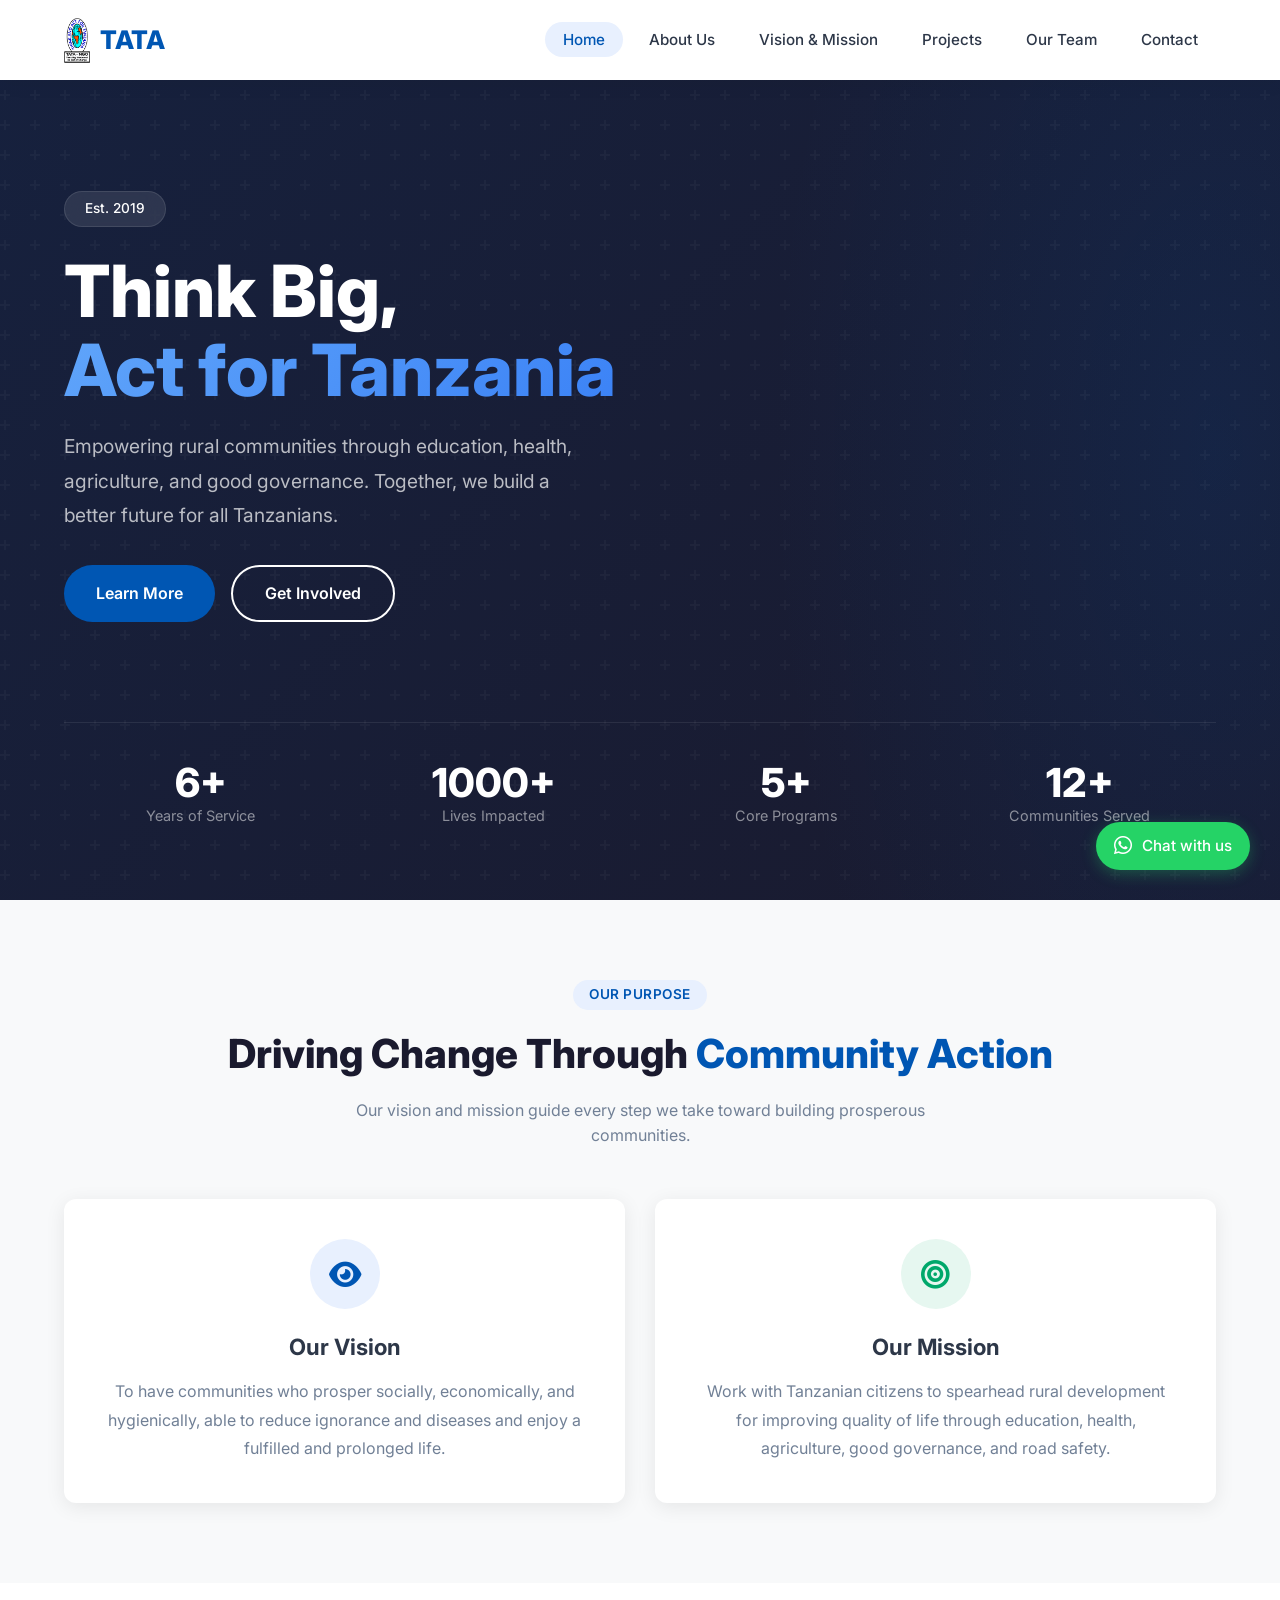
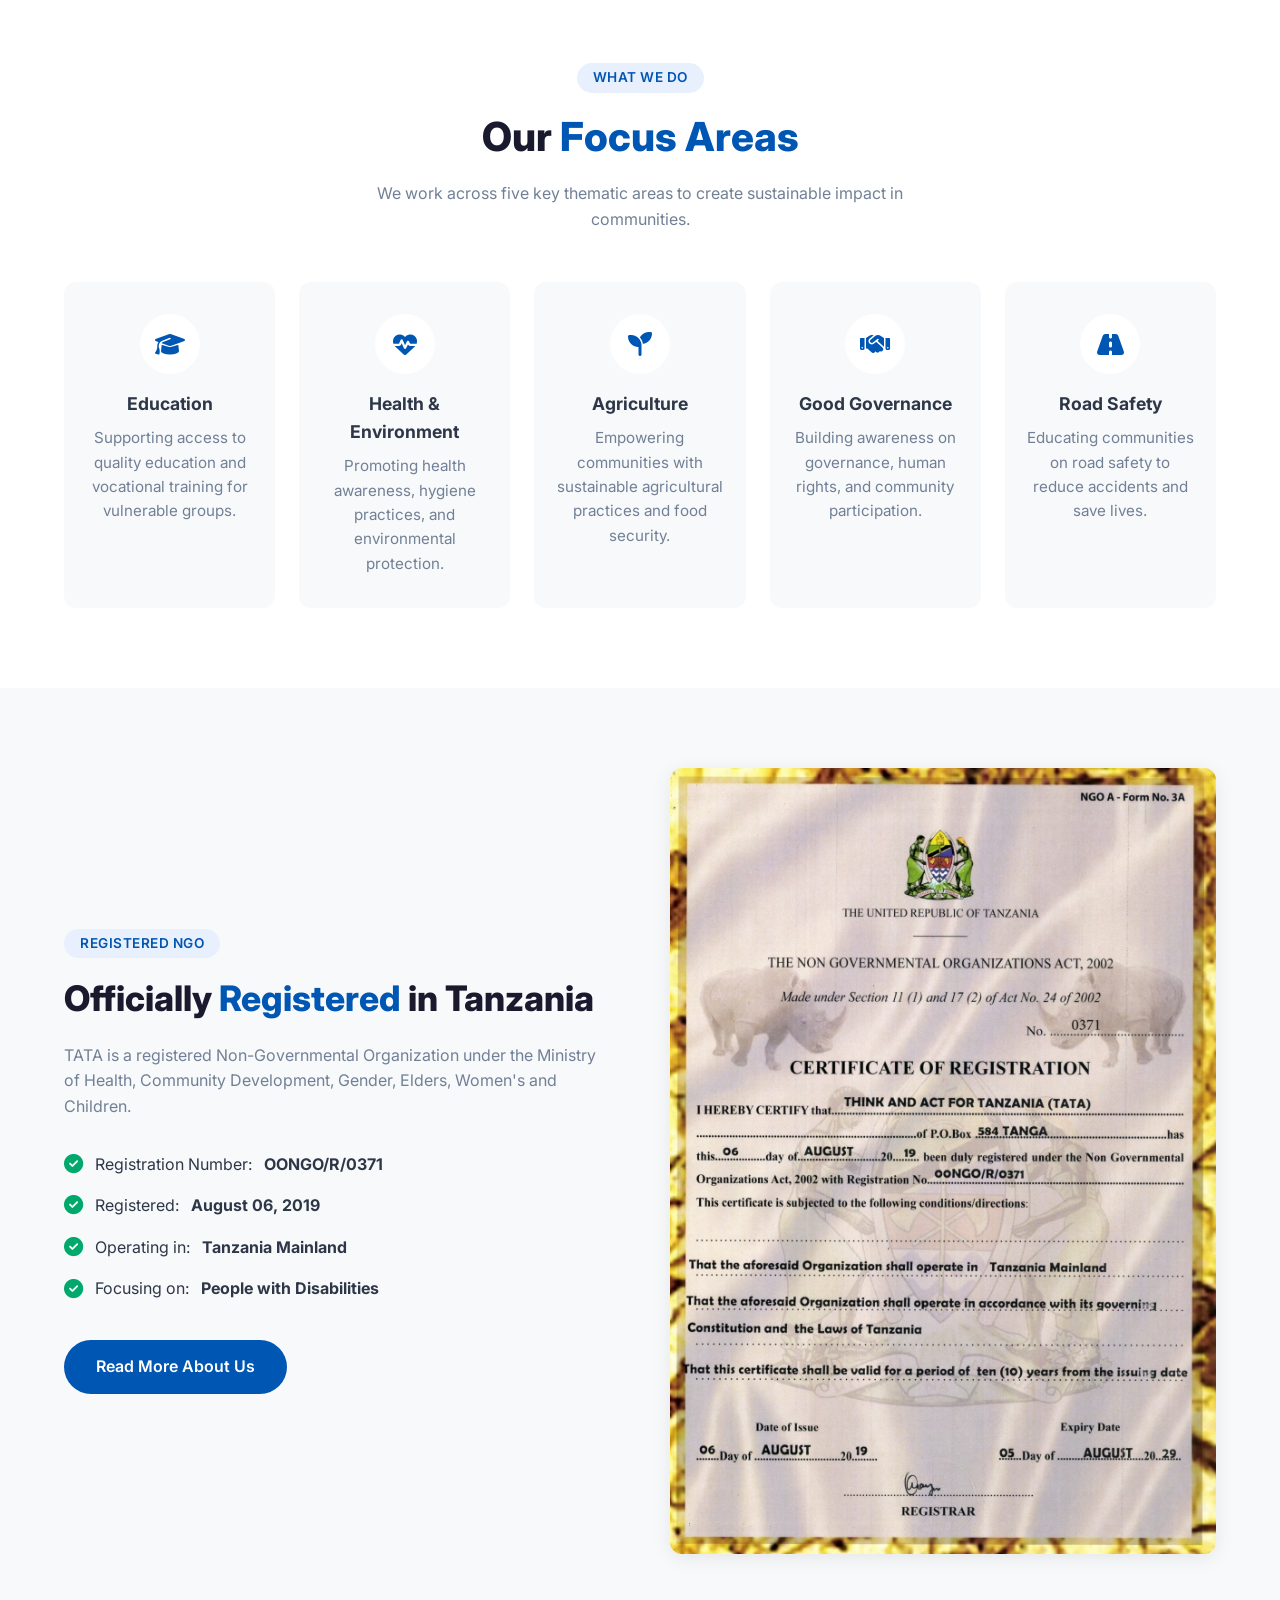
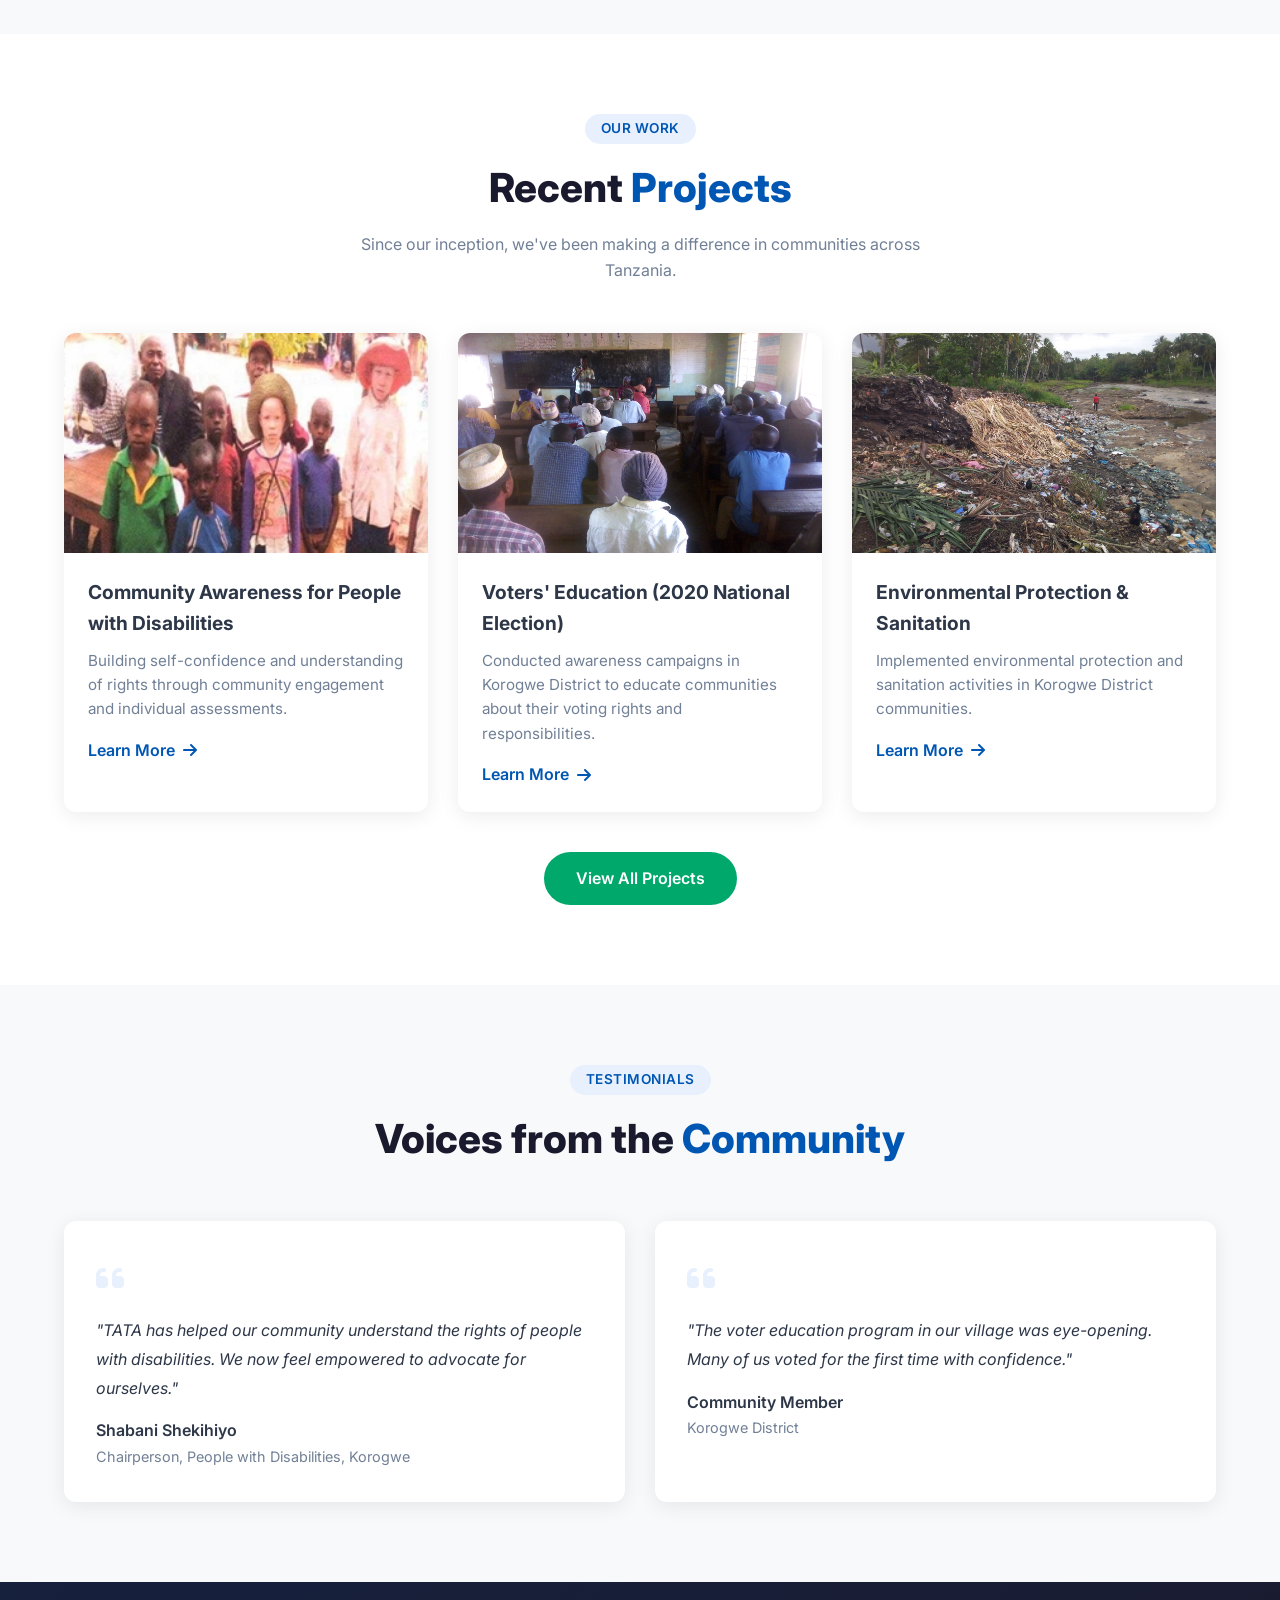
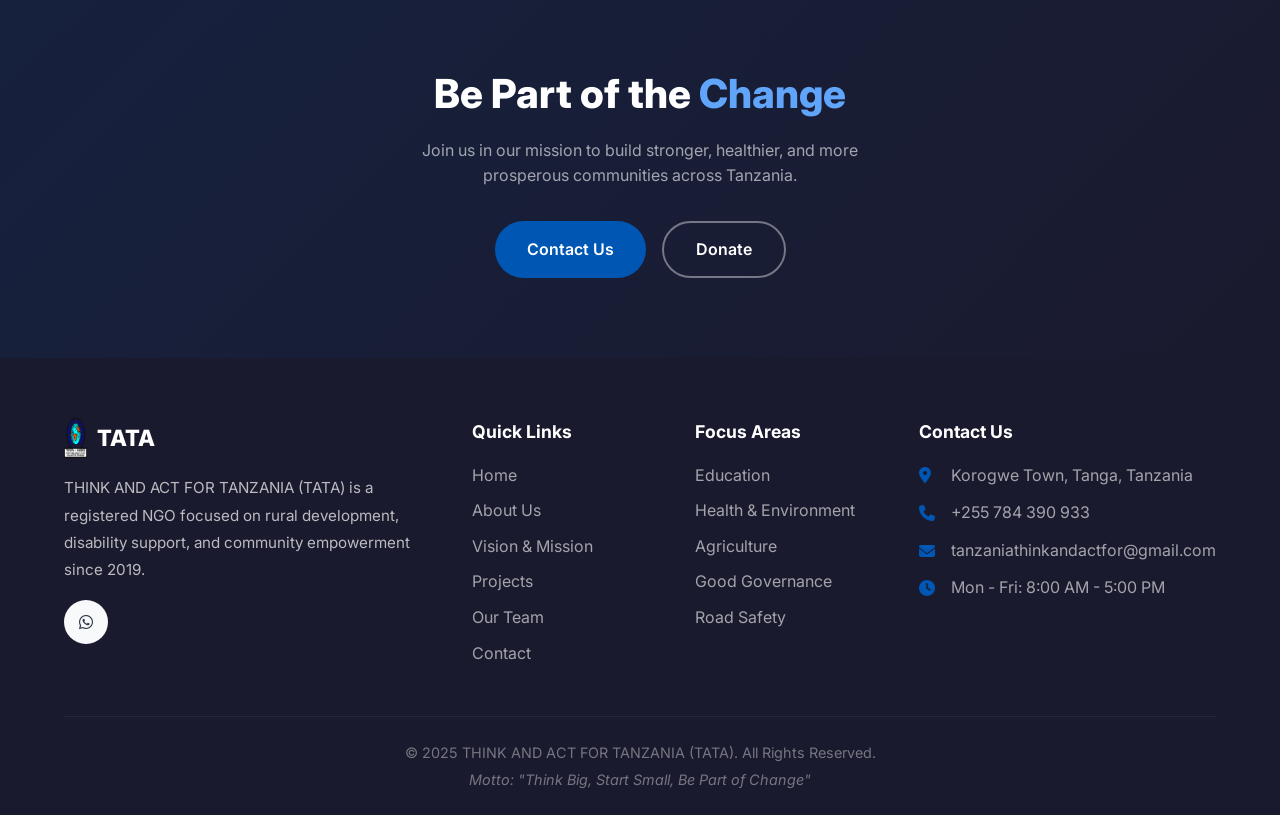
<file: index.html>
<!DOCTYPE html>
<html lang="en">
<head>
    <meta charset="UTF-8">
    <meta name="viewport" content="width=device-width, initial-scale=1.0">
    <meta name="description" content="THINK AND ACT FOR TANZANIA (TATA) - Empowering communities through education, health, agriculture, and good governance since 2019.">
    <meta name="keywords" content="TATA, NGO, Tanzania, Community Development, Empowerment, Disabilities">
    <title>TATA - Think and Act for Tanzania</title>
    <link rel="stylesheet" href="style.css">
    <link rel="stylesheet" href="https://cdnjs.cloudflare.com/ajax/libs/font-awesome/6.4.0/css/all.min.css">
    <link href="https://fonts.googleapis.com/css2?family=Inter:wght@300;400;500;600;700;800;900&display=swap" rel="stylesheet">
</head>
<body>
    <!-- Header -->
    <header id="header">
        <nav class="navbar">
            <div class="container">
                <div class="nav-wrapper">
                    <div class="logo">
                        <img src="nembo.png" alt="TATA Logo">
                        <span>TATA</span>
                    </div>
                    <button class="menu-toggle" aria-label="Toggle navigation">
                        <span></span>
                        <span></span>
                        <span></span>
                    </button>
<ul class="nav-menu">
    <li><a href="index.html">Home</a></li>
    <li><a href="about.html">About Us</a></li>
    <li><a href="vision-mission.html">Vision & Mission</a></li>
    <li><a href="projects.html">Projects</a></li>
    <li><a href="team.html">Our Team</a></li>
    <li><a href="contact.html">Contact</a></li>
</ul>
                </div>
            </div>
        </nav>
    </header>

    <!-- Hero Section -->
    <section class="hero">
        <div class="hero-overlay"></div>
        <div class="container hero-content">
            <div class="hero-text">
                <span class="hero-badge">Est. 2019</span>
                <h1>Think Big, <br><span>Act for Tanzania</span></h1>
                <p>Empowering rural communities through education, health, agriculture, and good governance. Together, we build a better future for all Tanzanians.</p>
                <div class="hero-buttons">
                    <a href="learn-more.html" class="btn btn-primary">Learn More</a>
                    <a href="contact.html" class="btn btn-outline">Get Involved</a>
                </div>
            </div>
            <div class="hero-stats">
                <div class="stat-card">
                    <span class="stat-number" data-count="6">0</span>
                    <span class="stat-label">Years of Service</span>
                </div>
                <div class="stat-card">
                    <span class="stat-number" data-count="1000">0</span>
                    <span class="stat-label">Lives Impacted</span>
                </div>
                <div class="stat-card">
                    <span class="stat-number" data-count="5">0</span>
                    <span class="stat-label">Core Programs</span>
                </div>
                <div class="stat-card">
                    <span class="stat-number" data-count="12">0</span>
                    <span class="stat-label">Communities Served</span>
                </div>
            </div>
        </div>
    </section>

    <!-- Mission & Vision Preview -->
    <section class="mission-vision-preview">
        <div class="container">
            <div class="section-header">
                <span class="section-tag">Our Purpose</span>
                <h2>Driving Change Through <span>Community Action</span></h2>
                <p>Our vision and mission guide every step we take toward building prosperous communities.</p>
            </div>
            <div class="mv-grid">
                <div class="mv-card vision-card">
                    <div class="mv-icon">
                        <i class="fas fa-eye"></i>
                    </div>
                    <h3>Our Vision</h3>
                    <p>To have communities who prosper socially, economically, and hygienically, able to reduce ignorance and diseases and enjoy a fulfilled and prolonged life.</p>
                </div>
                <div class="mv-card mission-card">
                    <div class="mv-icon">
                        <i class="fas fa-bullseye"></i>
                    </div>
                    <h3>Our Mission</h3>
                    <p>Work with Tanzanian citizens to spearhead rural development for improving quality of life through education, health, agriculture, good governance, and road safety.</p>
                </div>
            </div>
        </div>
    </section>

    <!-- Focus Areas -->
    <section class="focus-areas">
        <div class="container">
            <div class="section-header">
                <span class="section-tag">What We Do</span>
                <h2>Our <span>Focus Areas</span></h2>
                <p>We work across five key thematic areas to create sustainable impact in communities.</p>
            </div>
            <div class="focus-grid">
                <div class="focus-card">
                    <div class="focus-icon"><i class="fas fa-graduation-cap"></i></div>
                    <h3>Education</h3>
                    <p>Supporting access to quality education and vocational training for vulnerable groups.</p>
                </div>
                <div class="focus-card">
                    <div class="focus-icon"><i class="fas fa-heartbeat"></i></div>
                    <h3>Health & Environment</h3>
                    <p>Promoting health awareness, hygiene practices, and environmental protection.</p>
                </div>
                <div class="focus-card">
                    <div class="focus-icon"><i class="fas fa-seedling"></i></div>
                    <h3>Agriculture</h3>
                    <p>Empowering communities with sustainable agricultural practices and food security.</p>
                </div>
                <div class="focus-card">
                    <div class="focus-icon"><i class="fas fa-handshake"></i></div>
                    <h3>Good Governance</h3>
                    <p>Building awareness on governance, human rights, and community participation.</p>
                </div>
                <div class="focus-card">
                    <div class="focus-icon"><i class="fas fa-road"></i></div>
                    <h3>Road Safety</h3>
                    <p>Educating communities on road safety to reduce accidents and save lives.</p>
                </div>
            </div>
        </div>
    </section>

    <!-- Registration Info -->
    <section class="registration-info">
        <div class="container">
            <div class="reg-content">
                <div class="reg-text">
                    <span class="section-tag">Registered NGO</span>
                    <h2>Officially <span>Registered</span> in Tanzania</h2>
                    <p>TATA is a registered Non-Governmental Organization under the Ministry of Health, Community Development, Gender, Elders, Women's and Children.</p>
                    <ul class="reg-list">
                        <li><i class="fas fa-check-circle"></i> Registration Number: <strong>OONGO/R/0371</strong></li>
                        <li><i class="fas fa-check-circle"></i> Registered: <strong>August 06, 2019</strong></li>
                        <li><i class="fas fa-check-circle"></i> Operating in: <strong>Tanzania Mainland</strong></li>
                        <li><i class="fas fa-check-circle"></i> Focusing on: <strong>People with Disabilities</strong></li>
                    </ul>
                    <a href="about.html" class="btn btn-primary">Read More About Us</a>
                </div>
                <div class="reg-image">
                    <img src="TATA%20reg.jpeg" alt="TATA Registration Certificate">
                </div>
            </div>
        </div>
    </section>

    <!-- Projects Preview -->
    <section class="projects-preview">
        <div class="container">
            <div class="section-header">
                <span class="section-tag">Our Work</span>
                <h2>Recent <span>Projects</span></h2>
                <p>Since our inception, we've been making a difference in communities across Tanzania.</p>
            </div>
            <div class="project-cards">
                <div class="project-card">
                    <div class="project-image">
                        <img src="aware.jpeg" alt="Community Awareness">
                    </div>
                    <div class="project-info">
                        <h3>Community Awareness for People with Disabilities</h3>
                        <p>Building self-confidence and understanding of rights through community engagement and individual assessments.</p>
                        <a href="projects.html" class="btn-text">Learn More <i class="fas fa-arrow-right"></i></a>
                    </div>
                </div>
                <div class="project-card">
                    <div class="project-image">
                        <img src="elimu%20ya%20mpiga%20kura.jpg" alt="Voter Education">
                    </div>
                    <div class="project-info">
                        <h3>Voters' Education (2020 National Election)</h3>
                        <p>Conducted awareness campaigns in Korogwe District to educate communities about their voting rights and responsibilities.</p>
                        <a href="projects.html" class="btn-text">Learn More <i class="fas fa-arrow-right"></i></a>
                    </div>
                </div>
                <div class="project-card">
                    <div class="project-image">
                        <img src="environment.jpg" alt="Environmental Protection">
                    </div>
                    <div class="project-info">
                        <h3>Environmental Protection & Sanitation</h3>
                        <p>Implemented environmental protection and sanitation activities in Korogwe District communities.</p>
                        <a href="projects.html" class="btn-text">Learn More <i class="fas fa-arrow-right"></i></a>
                    </div>
                </div>
            </div>
            <div class="text-center">
                <a href="projects.html" class="btn btn-secondary">View All Projects</a>
            </div>
        </div>
    </section>

    <!-- Testimonials -->
    <section class="testimonials">
        <div class="container">
            <div class="section-header">
                <span class="section-tag">Testimonials</span>
                <h2>Voices from the <span>Community</span></h2>
            </div>
            <div class="testimonial-grid">
                <div class="testimonial-card">
                    <div class="quote-icon"><i class="fas fa-quote-left"></i></div>
                    <p>"TATA has helped our community understand the rights of people with disabilities. We now feel empowered to advocate for ourselves."</p>
                    <div class="testimonial-author">
                        <h4>Shabani Shekihiyo</h4>
                        <span>Chairperson, People with Disabilities, Korogwe</span>
                    </div>
                </div>
                <div class="testimonial-card">
                    <div class="quote-icon"><i class="fas fa-quote-left"></i></div>
                    <p>"The voter education program in our village was eye-opening. Many of us voted for the first time with confidence."</p>
                    <div class="testimonial-author">
                        <h4>Community Member</h4>
                        <span>Korogwe District</span>
                    </div>
                </div>
            </div>
        </div>
    </section>

    <!-- Call to Action -->
    <section class="cta-section">
        <div class="container">
            <div class="cta-content">
                <h2>Be Part of the <span>Change</span></h2>
                <p>Join us in our mission to build stronger, healthier, and more prosperous communities across Tanzania.</p>
                <div class="cta-buttons">
                    <a href="contact.html" class="btn btn-primary">Contact Us</a>
                    <a href="contact.html" class="btn btn-outline-light">Donate</a>
                </div>
            </div>
        </div>
    </section>

    <!-- Footer -->
    <footer>
        <div class="container">
            <div class="footer-grid">
                <div class="footer-about">
                    <div class="footer-logo">
                        <img src="nembo.png" alt="TATA Logo">
                        <span>TATA</span>
                    </div>
                    <p>THINK AND ACT FOR TANZANIA (TATA) is a registered NGO focused on rural development, disability support, and community empowerment since 2019.</p>
                    <div class="social-links">
                        <a href="https://wa.me/255784390933" target="_blank" rel="noopener noreferrer" aria-label="WhatsApp"><i class="fab fa-whatsapp"></i></a>
                    </div>
                </div>
                <div class="footer-links">
                    <h3>Quick Links</h3>
                    <ul>
                        <li><a href="index.html">Home</a></li>
                        <li><a href="about.html">About Us</a></li>
                        <li><a href="vision-mission.html">Vision & Mission</a></li>
                        <li><a href="projects.html">Projects</a></li>
                        <li><a href="team.html">Our Team</a></li>
                        <li><a href="contact.html">Contact</a></li>
                    </ul>
                </div>
                <div class="footer-links">
                    <h3>Focus Areas</h3>
                    <ul>
                        <li><a href="projects.html#education">Education</a></li>
                        <li><a href="projects.html#health">Health & Environment</a></li>
                        <li><a href="projects.html#agriculture">Agriculture</a></li>
                        <li><a href="projects.html#governance">Good Governance</a></li>
                        <li><a href="projects.html#safety">Road Safety</a></li>
                    </ul>
                </div>
                <div class="footer-contact">
                    <h3>Contact Us</h3>
                    <ul>
                        <li><i class="fas fa-map-marker-alt"></i> Korogwe Town, Tanga, Tanzania</li>
                        <li><i class="fas fa-phone"></i> +255 784 390 933</li>
                        <li><i class="fas fa-envelope"></i> tanzaniathinkandactfor@gmail.com</li>
                        <li><i class="fas fa-clock"></i> Mon - Fri: 8:00 AM - 5:00 PM</li>
                    </ul>
                </div>
            </div>
            <div class="footer-bottom">
                <p>&copy; 2025 THINK AND ACT FOR TANZANIA (TATA). All Rights Reserved.</p>
                <p>Motto: <em>"Think Big, Start Small, Be Part of Change"</em></p>
            </div>
        </div>
    </footer>

    <script src="main.js"></script>

    <div class="whatsapp-float">
        <a href="https://wa.me/255784390933" target="_blank" rel="noopener noreferrer">
            <i class="fab fa-whatsapp"></i>
            <span>Chat with us</span>
        </a>
    </div>
</body>
</html>
</file>
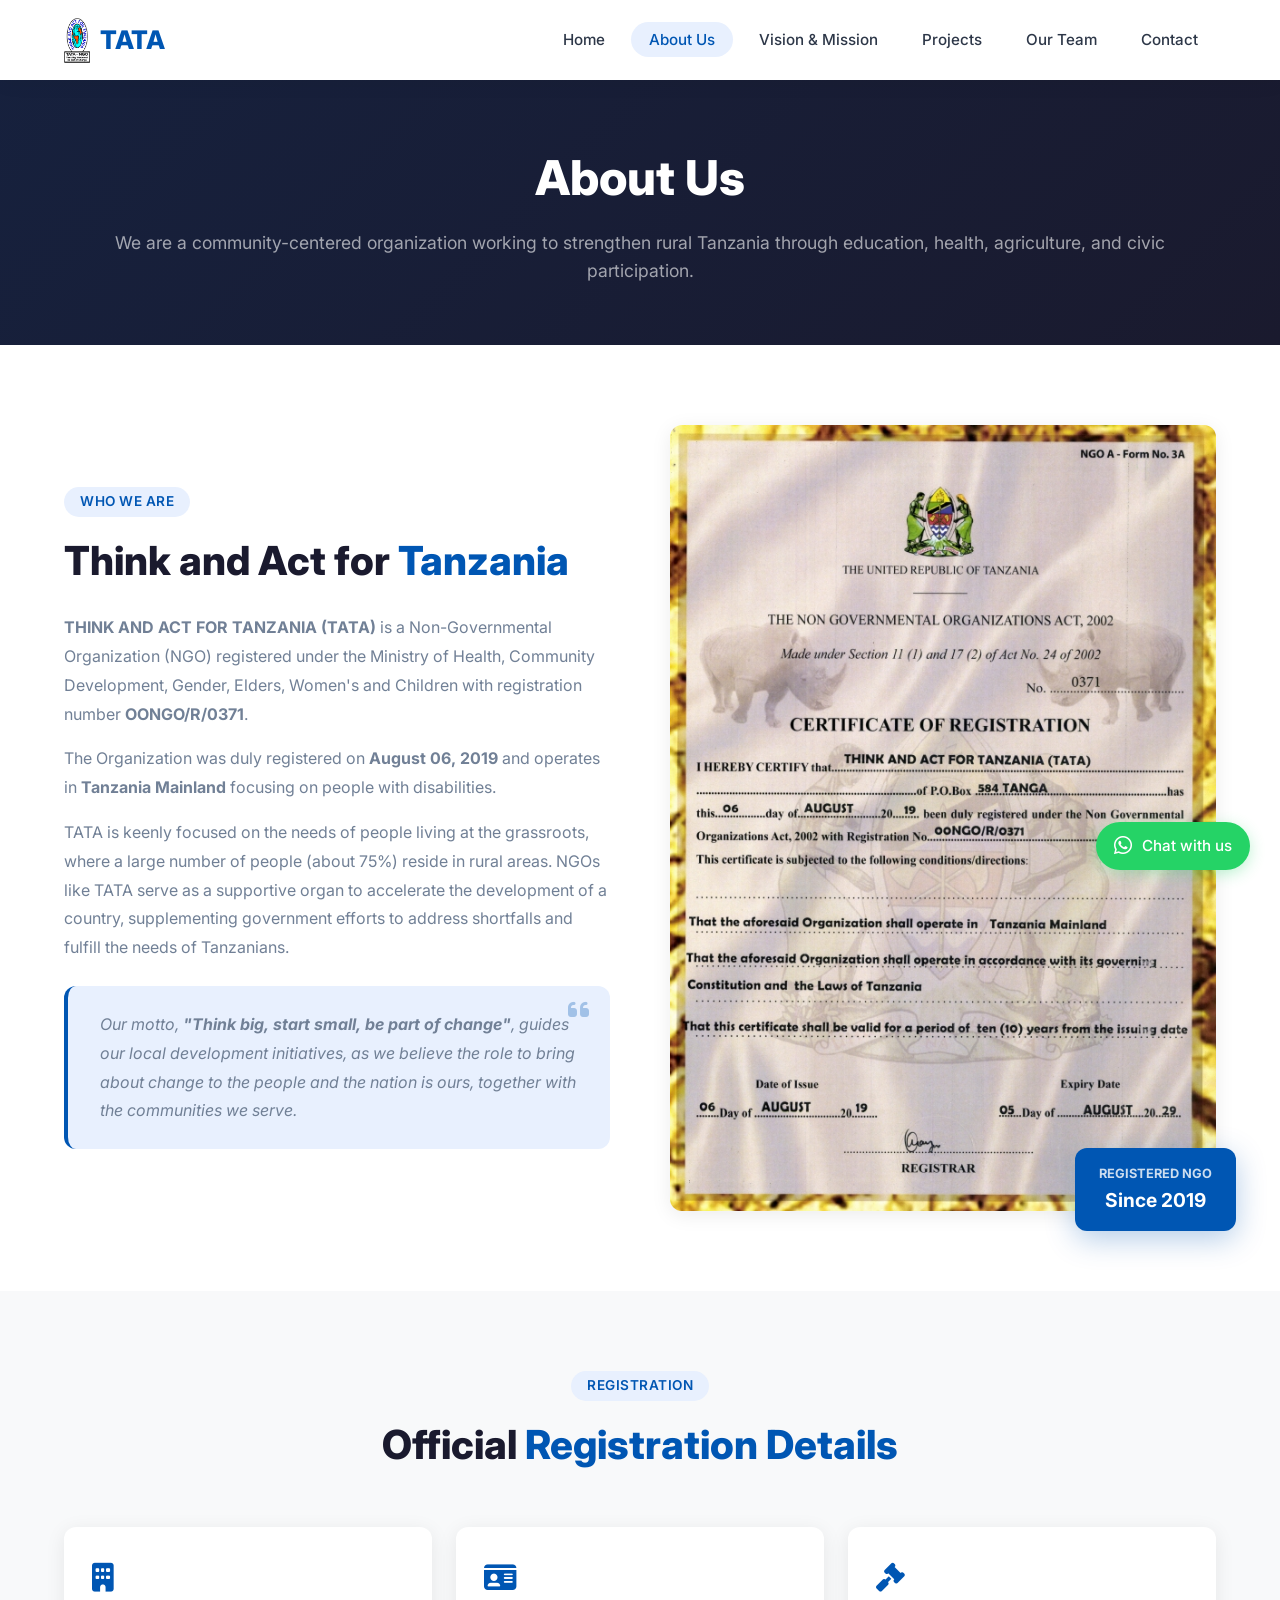
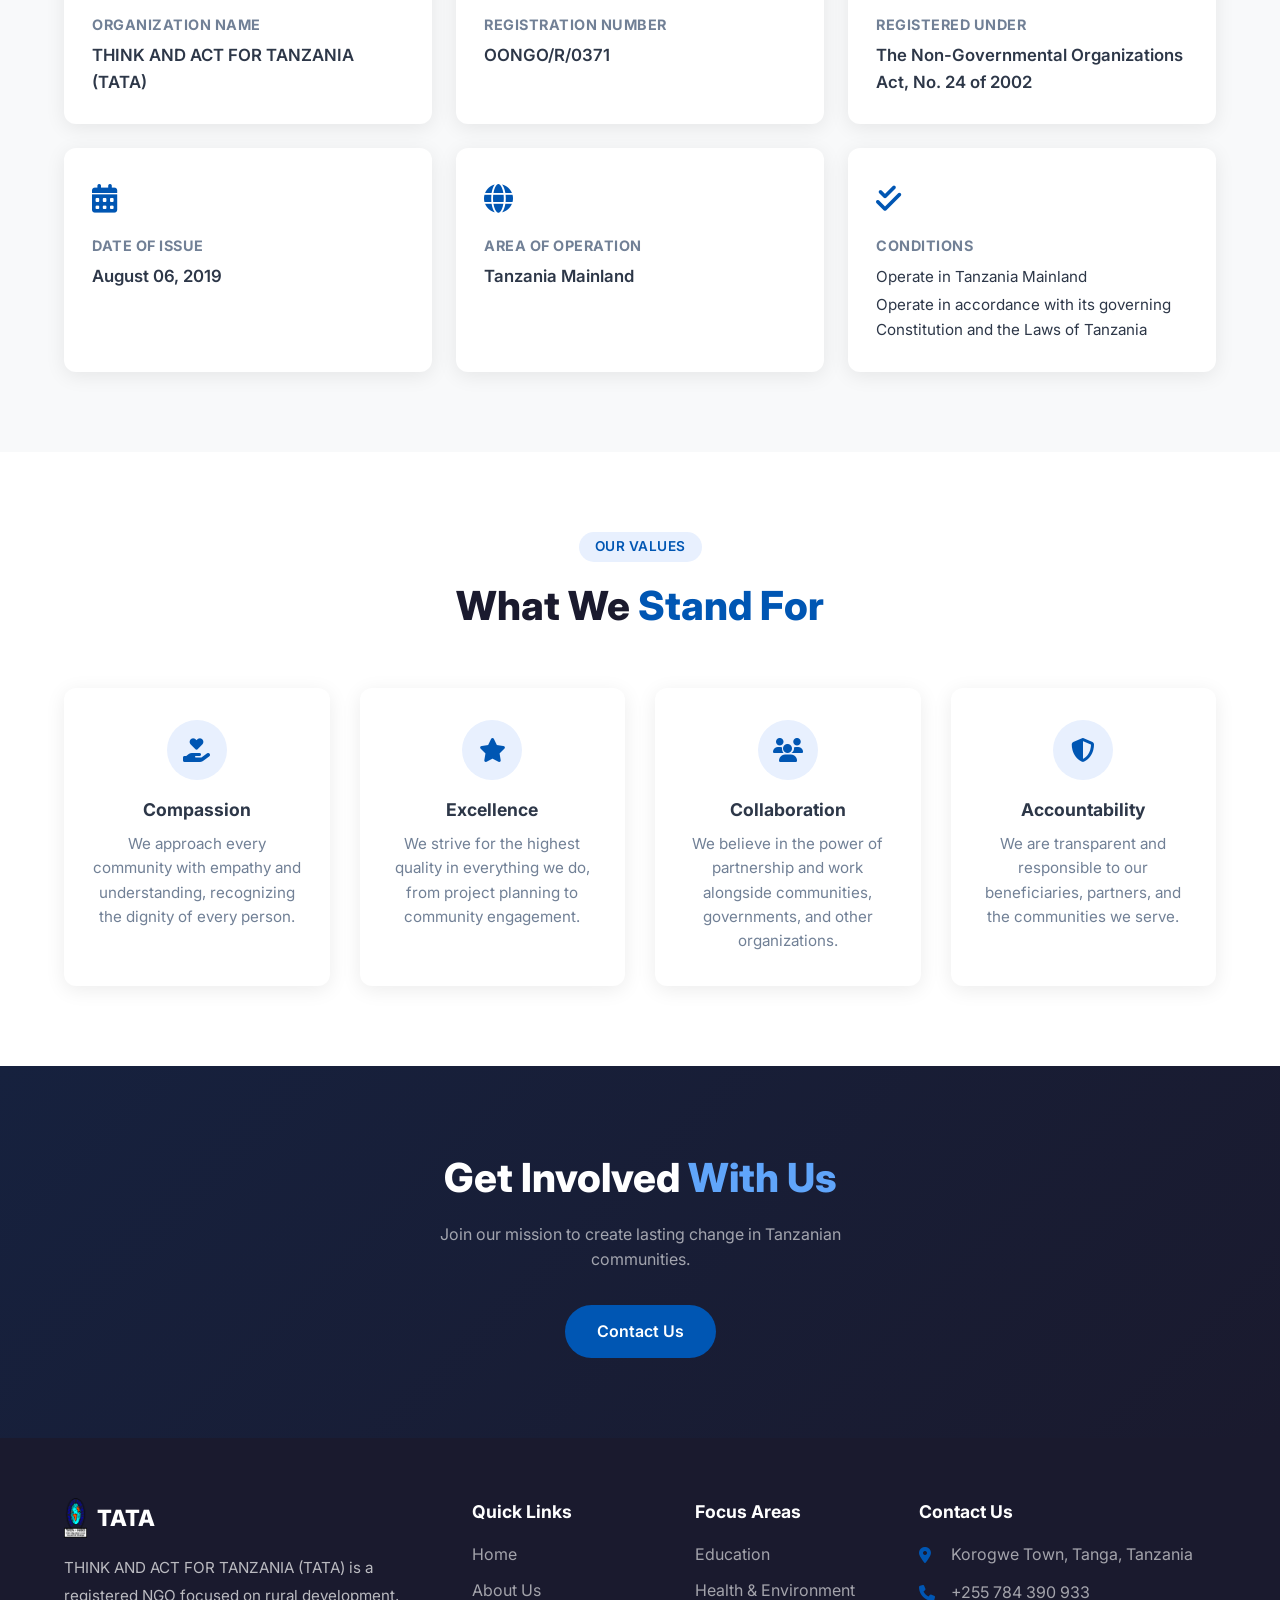
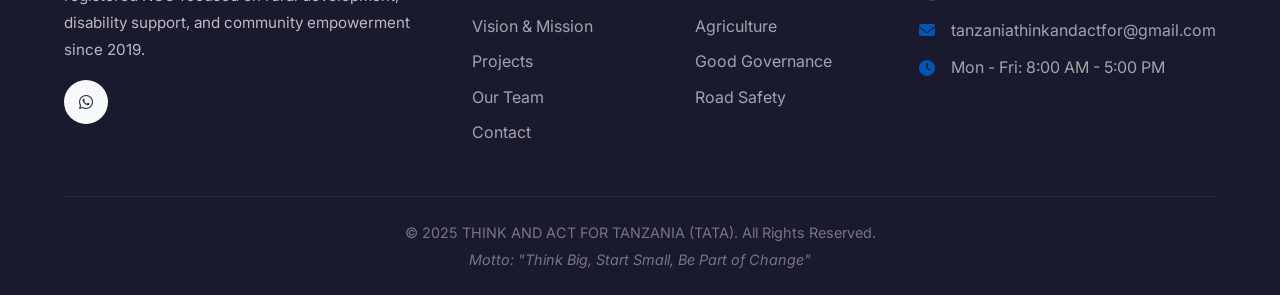
<file: about.html>
<!DOCTYPE html>
<html lang="en">
<head>
    <meta charset="UTF-8">
    <meta name="viewport" content="width=device-width, initial-scale=1.0">
    <meta name="description" content="Learn about THINK AND ACT FOR TANZANIA (TATA) - our background, registration details, and organizational structure.">
    <title>TATA - About Us</title>
    <link rel="stylesheet" href="style.css">
    <link rel="stylesheet" href="https://cdnjs.cloudflare.com/ajax/libs/font-awesome/6.4.0/css/all.min.css">
    <link href="https://fonts.googleapis.com/css2?family=Inter:wght@300;400;500;600;700;800;900&display=swap" rel="stylesheet">
</head>
<body>
    <!-- Header -->
    <header id="header">
        <nav class="navbar">
            <div class="container">
                <div class="nav-wrapper">
                    <div class="logo">
                        <img src="nembo.png" alt="TATA Logo">
                        <span>TATA</span>
                    </div>
                    <button class="menu-toggle" aria-label="Toggle navigation">
                        <span></span>
                        <span></span>
                        <span></span>
                    </button>
                    <ul class="nav-menu">
    <li><a href="index.html">Home</a></li>
    <li><a href="about.html">About Us</a></li>
    <li><a href="vision-mission.html">Vision & Mission</a></li>
    <li><a href="projects.html">Projects</a></li>
    <li><a href="team.html">Our Team</a></li>
    <li><a href="contact.html">Contact</a></li>
</ul>
                </div>
            </div>
        </nav>
    </header>

    <!-- Page Hero -->
    <section class="page-hero">
        <div class="container">
            <h1>About Us</h1>
            <p>We are a community-centered organization working to strengthen rural Tanzania through education, health, agriculture, and civic participation.</p>
        </div>
    </section>

    <!-- About Section -->
    <section class="about-section">
        <div class="container">
            <div class="about-grid">
                <div class="about-text">
                    <span class="section-tag">Who We Are</span>
                    <h2>Think and Act for <span>Tanzania</span></h2>
                    <p><strong>THINK AND ACT FOR TANZANIA (TATA)</strong> is a Non-Governmental Organization (NGO) registered under the Ministry of Health, Community Development, Gender, Elders, Women's and Children with registration number <strong>OONGO/R/0371</strong>.</p>
                    <p>The Organization was duly registered on <strong>August 06, 2019</strong> and operates in <strong>Tanzania Mainland</strong> focusing on people with disabilities.</p>
                    <p>TATA is keenly focused on the needs of people living at the grassroots, where a large number of people (about 75%) reside in rural areas. NGOs like TATA serve as a supportive organ to accelerate the development of a country, supplementing government efforts to address shortfalls and fulfill the needs of Tanzanians.</p>
                    <div class="motto-box">
                        <i class="fas fa-quote-left"></i>
                        <p>Our motto, <strong>"Think big, start small, be part of change"</strong>, guides our local development initiatives, as we believe the role to bring about change to the people and the nation is ours, together with the communities we serve.</p>
                    </div>
                </div>
                <div class="about-image">
                    <img src="TATA%20reg.jpeg" alt="TATA Registration Certificate">
                    <div class="about-badge">
                        <span>Registered NGO</span>
                        <span>Since 2019</span>
                    </div>
                </div>
            </div>
        </div>
    </section>

    <!-- Registration Details -->
    <section class="registration-details">
        <div class="container">
            <div class="section-header">
                <span class="section-tag">Registration</span>
                <h2>Official <span>Registration Details</span></h2>
            </div>
            <div class="reg-grid">
                <div class="reg-item">
                    <div class="reg-icon"><i class="fas fa-building"></i></div>
                    <h3>Organization Name</h3>
                    <p>THINK AND ACT FOR TANZANIA (TATA)</p>
                </div>
                <div class="reg-item">
                    <div class="reg-icon"><i class="fas fa-id-card"></i></div>
                    <h3>Registration Number</h3>
                    <p>OONGO/R/0371</p>
                </div>
                <div class="reg-item">
                    <div class="reg-icon"><i class="fas fa-gavel"></i></div>
                    <h3>Registered Under</h3>
                    <p>The Non-Governmental Organizations Act, No. 24 of 2002</p>
                </div>
                <div class="reg-item">
                    <div class="reg-icon"><i class="fas fa-calendar-alt"></i></div>
                    <h3>Date of Issue</h3>
                    <p>August 06, 2019</p>
                </div>
                <div class="reg-item">
                    <div class="reg-icon"><i class="fas fa-globe"></i></div>
                    <h3>Area of Operation</h3>
                    <p>Tanzania Mainland</p>
                </div>
                <div class="reg-item">
                    <div class="reg-icon"><i class="fas fa-check-double"></i></div>
                    <h3>Conditions</h3>
                    <ul>
                        <li>Operate in Tanzania Mainland</li>
                        <li>Operate in accordance with its governing Constitution and the Laws of Tanzania</li>
                    </ul>
                </div>
            </div>
        </div>
    </section>

    <!-- Values Section -->
    <section class="values-section">
        <div class="container">
            <div class="section-header">
                <span class="section-tag">Our Values</span>
                <h2>What We <span>Stand For</span></h2>
            </div>
            <div class="values-grid">
                <div class="value-card">
                    <div class="value-icon"><i class="fas fa-hand-holding-heart"></i></div>
                    <h3>Compassion</h3>
                    <p>We approach every community with empathy and understanding, recognizing the dignity of every person.</p>
                </div>
                <div class="value-card">
                    <div class="value-icon"><i class="fas fa-star"></i></div>
                    <h3>Excellence</h3>
                    <p>We strive for the highest quality in everything we do, from project planning to community engagement.</p>
                </div>
                <div class="value-card">
                    <div class="value-icon"><i class="fas fa-users"></i></div>
                    <h3>Collaboration</h3>
                    <p>We believe in the power of partnership and work alongside communities, governments, and other organizations.</p>
                </div>
                <div class="value-card">
                    <div class="value-icon"><i class="fas fa-shield-alt"></i></div>
                    <h3>Accountability</h3>
                    <p>We are transparent and responsible to our beneficiaries, partners, and the communities we serve.</p>
                </div>
            </div>
        </div>
    </section>

    <!-- CTA -->
    <section class="cta-section">
        <div class="container">
            <div class="cta-content">
                <h2>Get Involved <span>With Us</span></h2>
                <p>Join our mission to create lasting change in Tanzanian communities.</p>
                <a href="contact.html" class="btn btn-primary">Contact Us</a>
            </div>
        </div>
    </section>

    <!-- Footer -->
    <footer>
        <div class="container">
            <div class="footer-grid">
                <div class="footer-about">
                    <div class="footer-logo">
                        <img src="nembo.png" alt="TATA Logo">
                        <span>TATA</span>
                    </div>
                    <p>THINK AND ACT FOR TANZANIA (TATA) is a registered NGO focused on rural development, disability support, and community empowerment since 2019.</p>
                    <div class="social-links">
                        <a href="https://wa.me/255784390933" target="_blank" rel="noopener noreferrer" aria-label="WhatsApp"><i class="fab fa-whatsapp"></i></a>
                    </div>
                </div>
                <div class="footer-links">
                    <h3>Quick Links</h3>
                    <ul>
                        <li><a href="index.html">Home</a></li>
                        <li><a href="about.html">About Us</a></li>
                        <li><a href="vision-mission.html">Vision & Mission</a></li>
                        <li><a href="projects.html">Projects</a></li>
                        <li><a href="team.html">Our Team</a></li>
                        <li><a href="contact.html">Contact</a></li>
                    </ul>
                </div>
                <div class="footer-links">
                    <h3>Focus Areas</h3>
                    <ul>
                        <li><a href="projects.html#education">Education</a></li>
                        <li><a href="projects.html#health">Health & Environment</a></li>
                        <li><a href="projects.html#agriculture">Agriculture</a></li>
                        <li><a href="projects.html#governance">Good Governance</a></li>
                        <li><a href="projects.html#safety">Road Safety</a></li>
                    </ul>
                </div>
                <div class="footer-contact">
                    <h3>Contact Us</h3>
                    <ul>
                        <li><i class="fas fa-map-marker-alt"></i> Korogwe Town, Tanga, Tanzania</li>
                        <li><i class="fas fa-phone"></i> +255 784 390 933</li>
                        <li><i class="fas fa-envelope"></i> tanzaniathinkandactfor@gmail.com</li>
                        <li><i class="fas fa-clock"></i> Mon - Fri: 8:00 AM - 5:00 PM</li>
                    </ul>
                </div>
            </div>
            <div class="footer-bottom">
                <p>&copy; 2025 THINK AND ACT FOR TANZANIA (TATA). All Rights Reserved.</p>
                <p>Motto: <em>"Think Big, Start Small, Be Part of Change"</em></p>
            </div>
        </div>
    </footer>

    <script src="main.js"></script>

    <div class="whatsapp-float">
        <a href="https://wa.me/255784390933" target="_blank" rel="noopener noreferrer">
            <i class="fab fa-whatsapp"></i>
            <span>Chat with us</span>
        </a>
    </div>
</body>
</html>
</file>
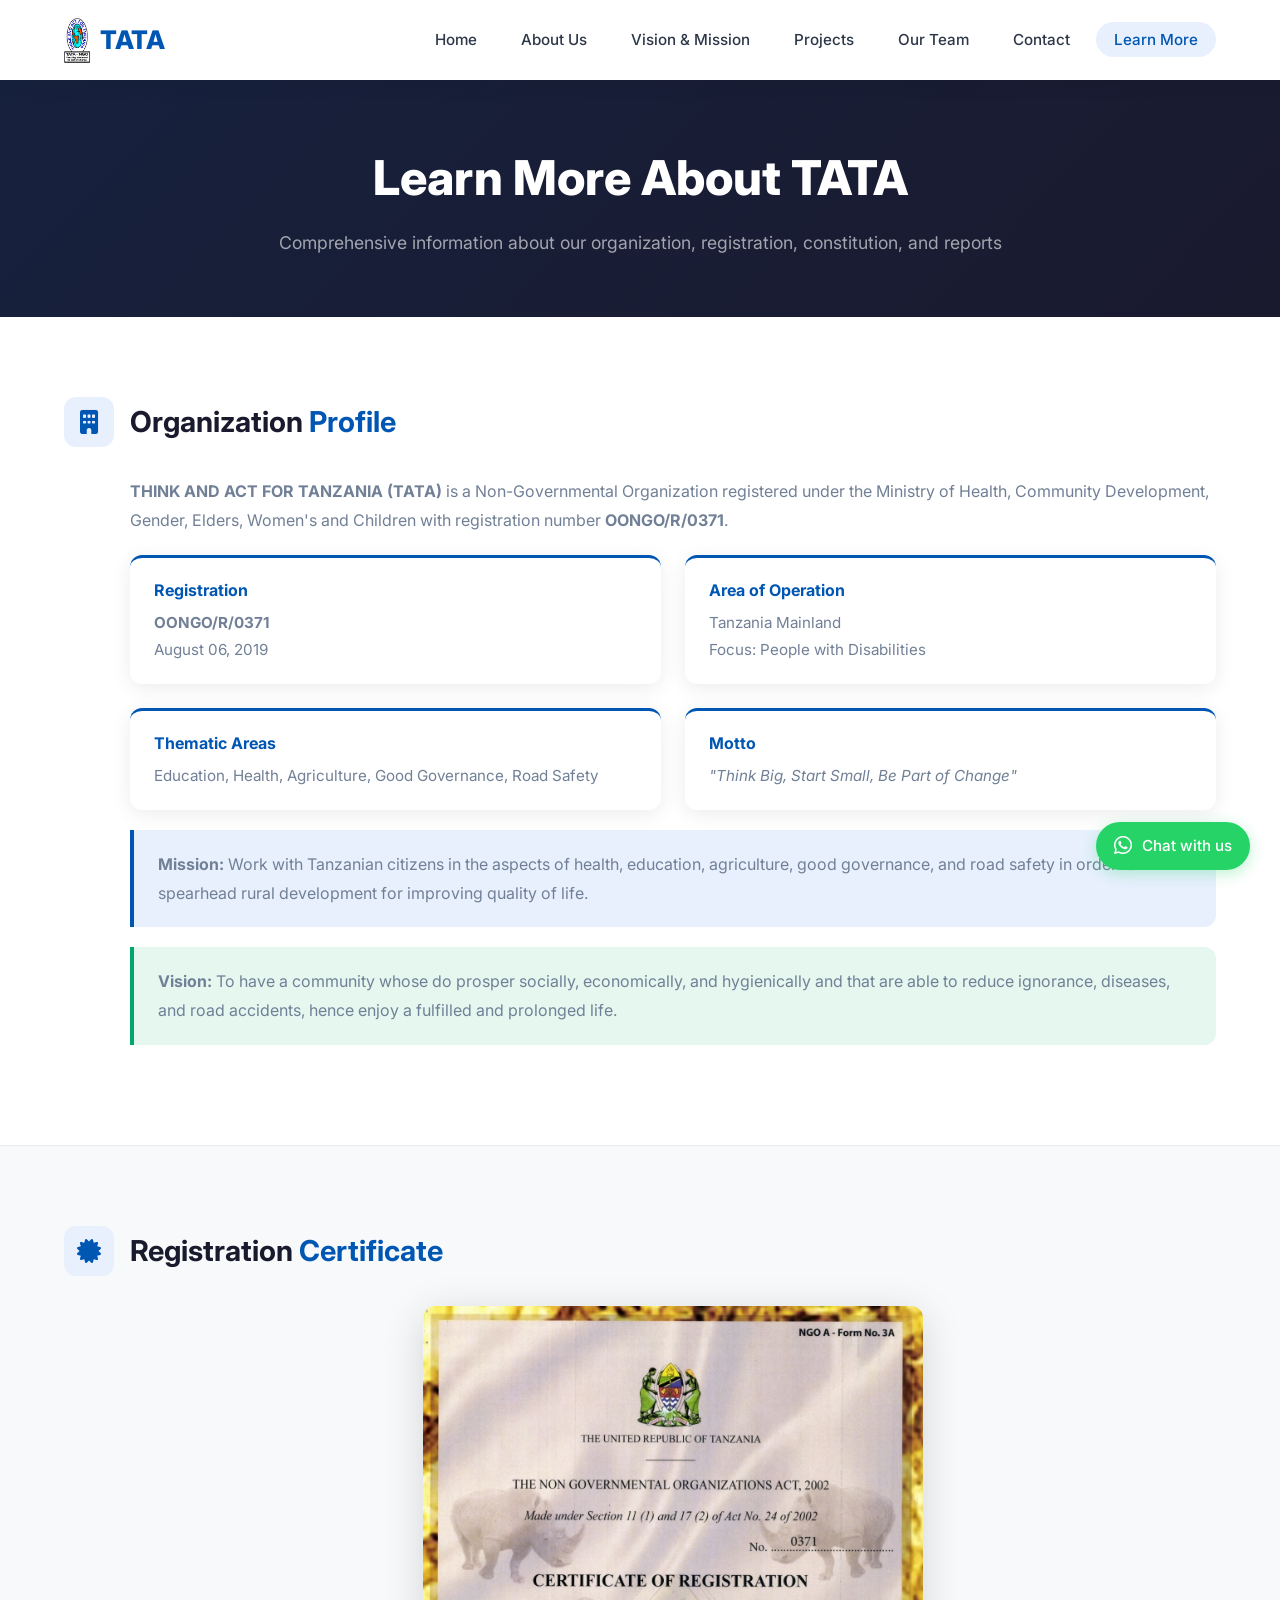
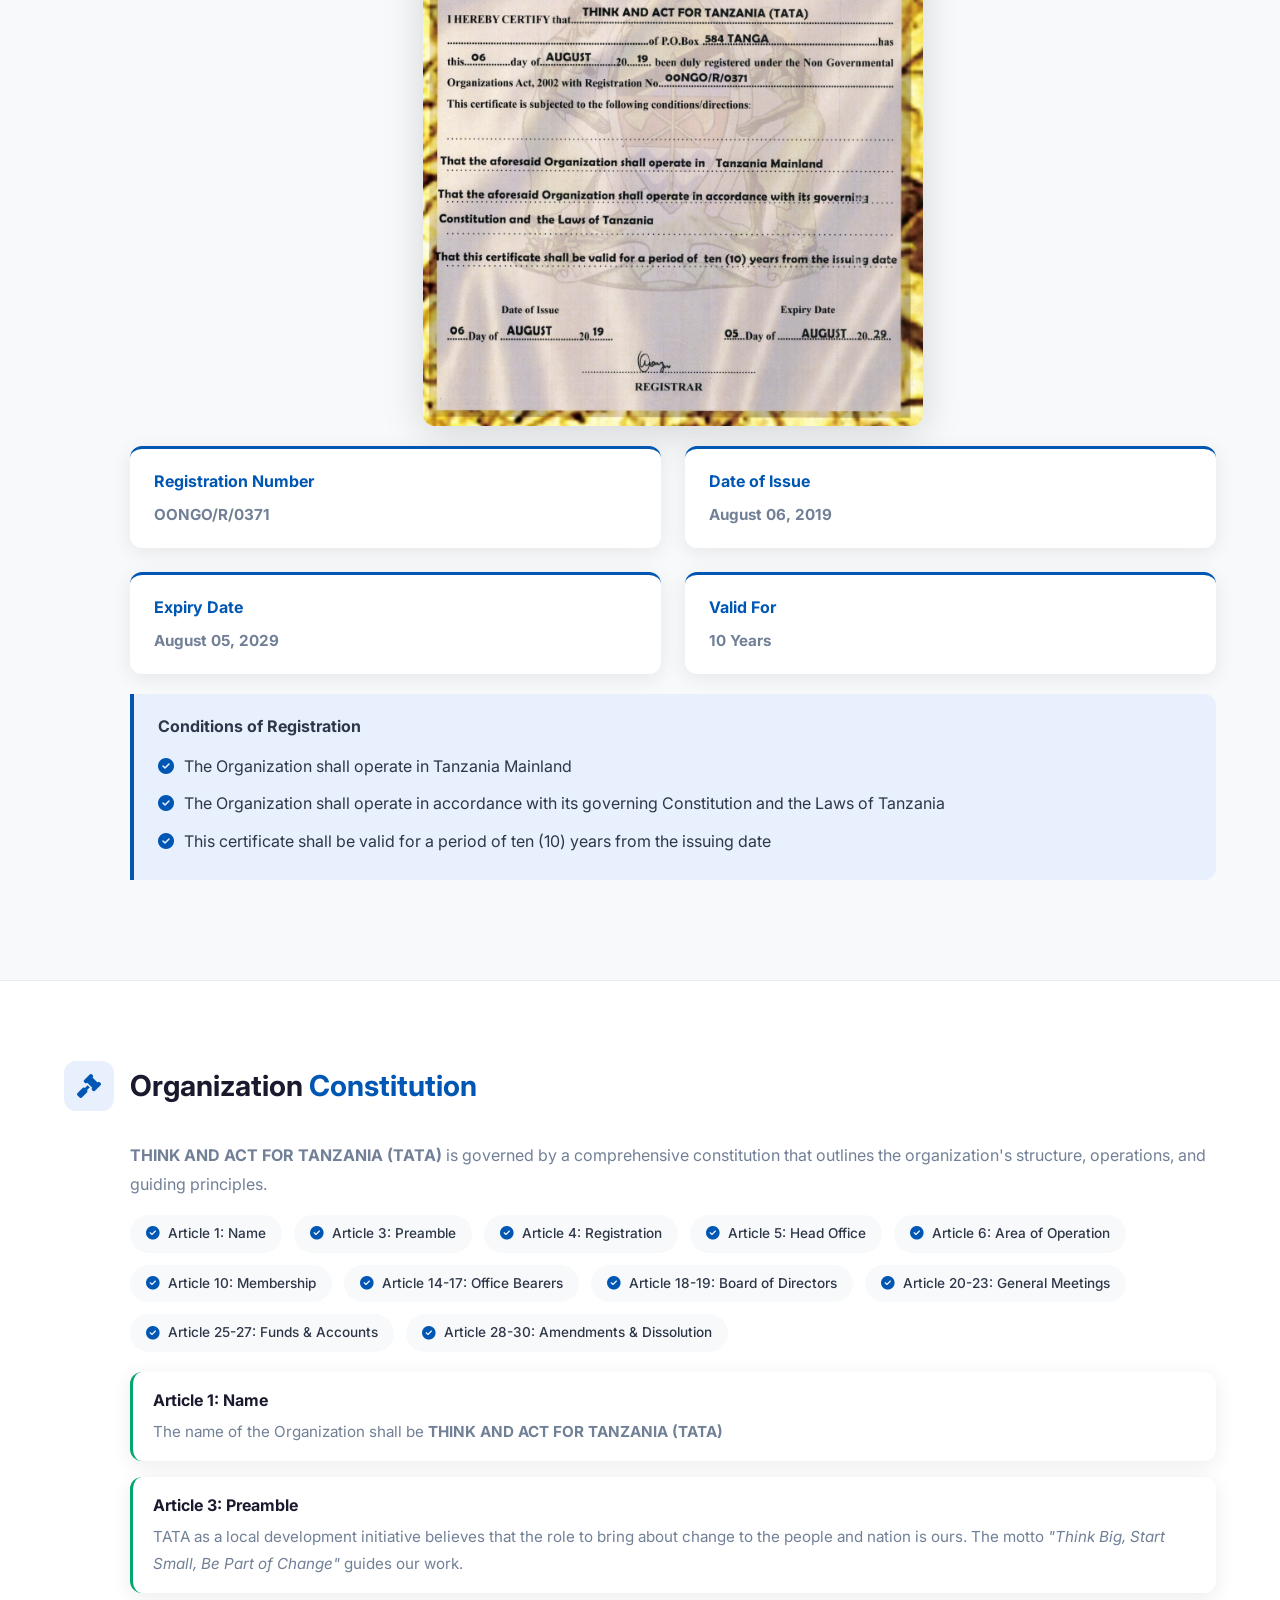
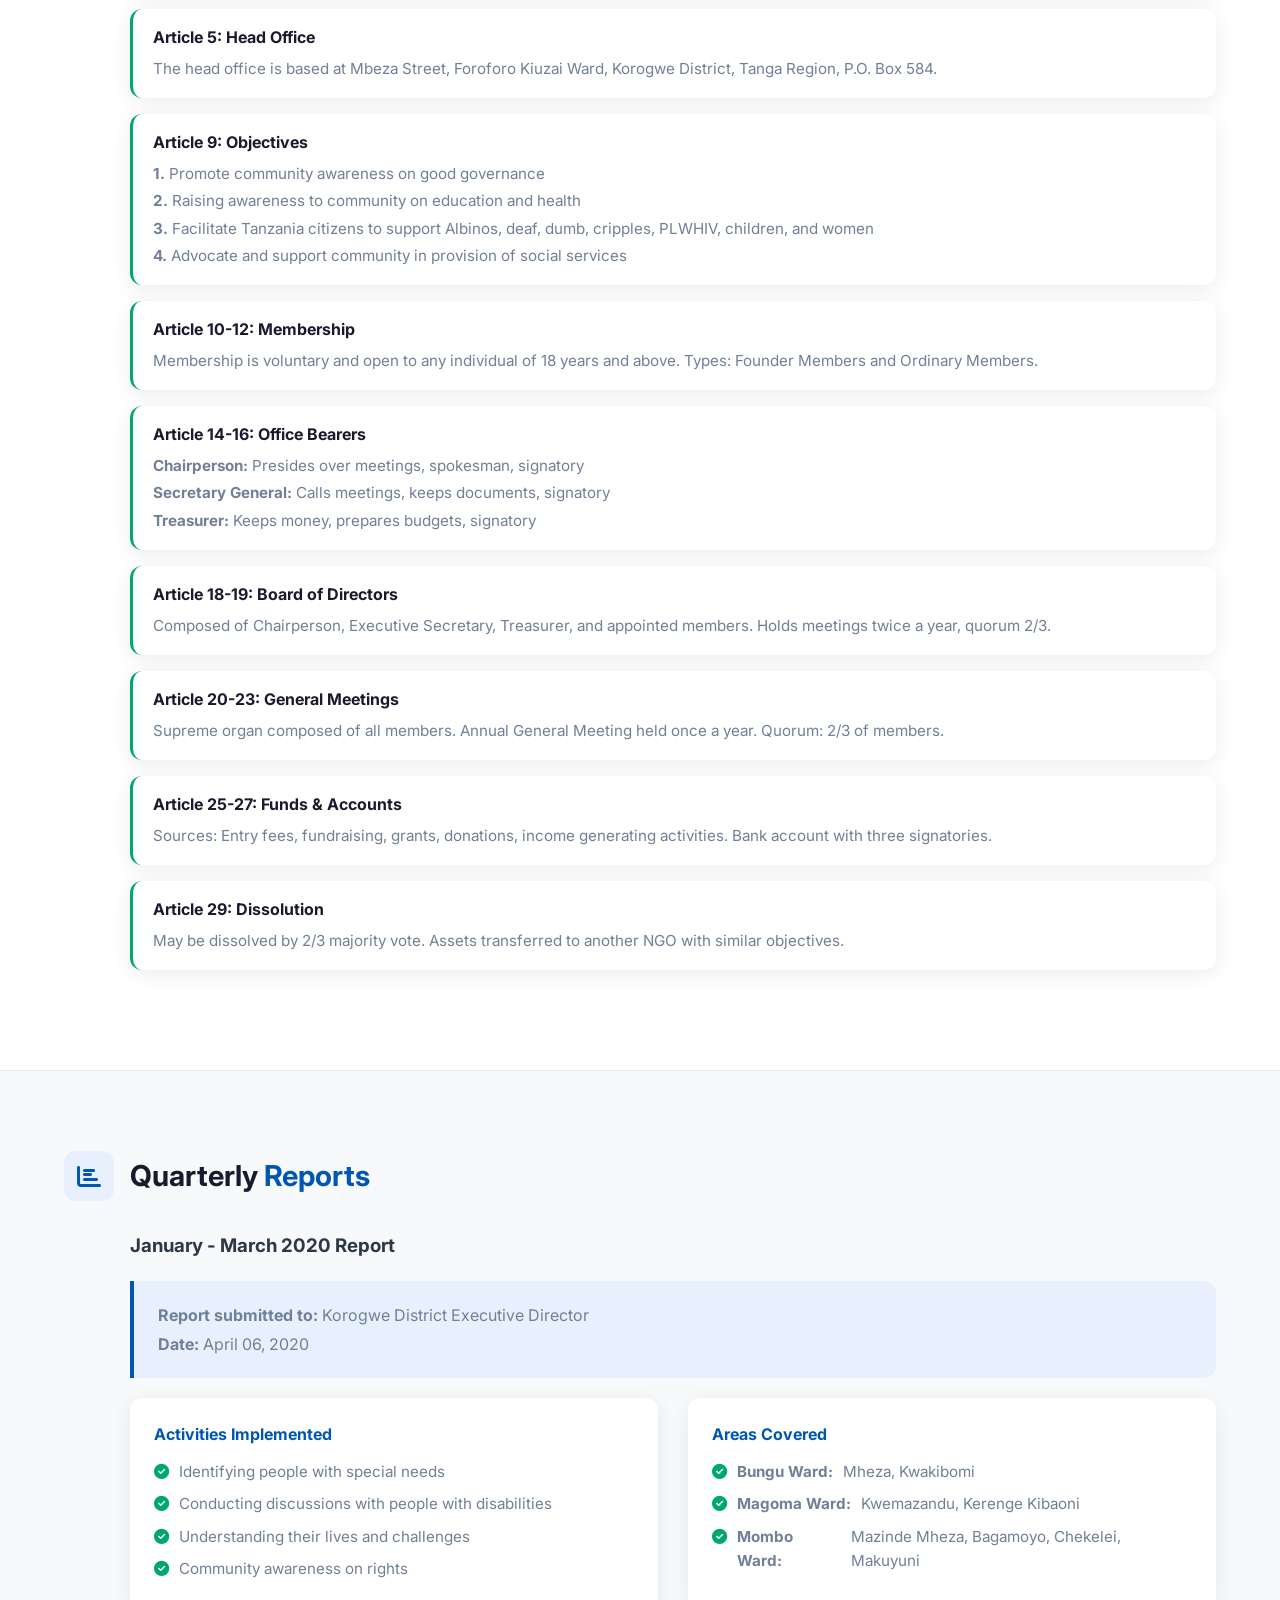
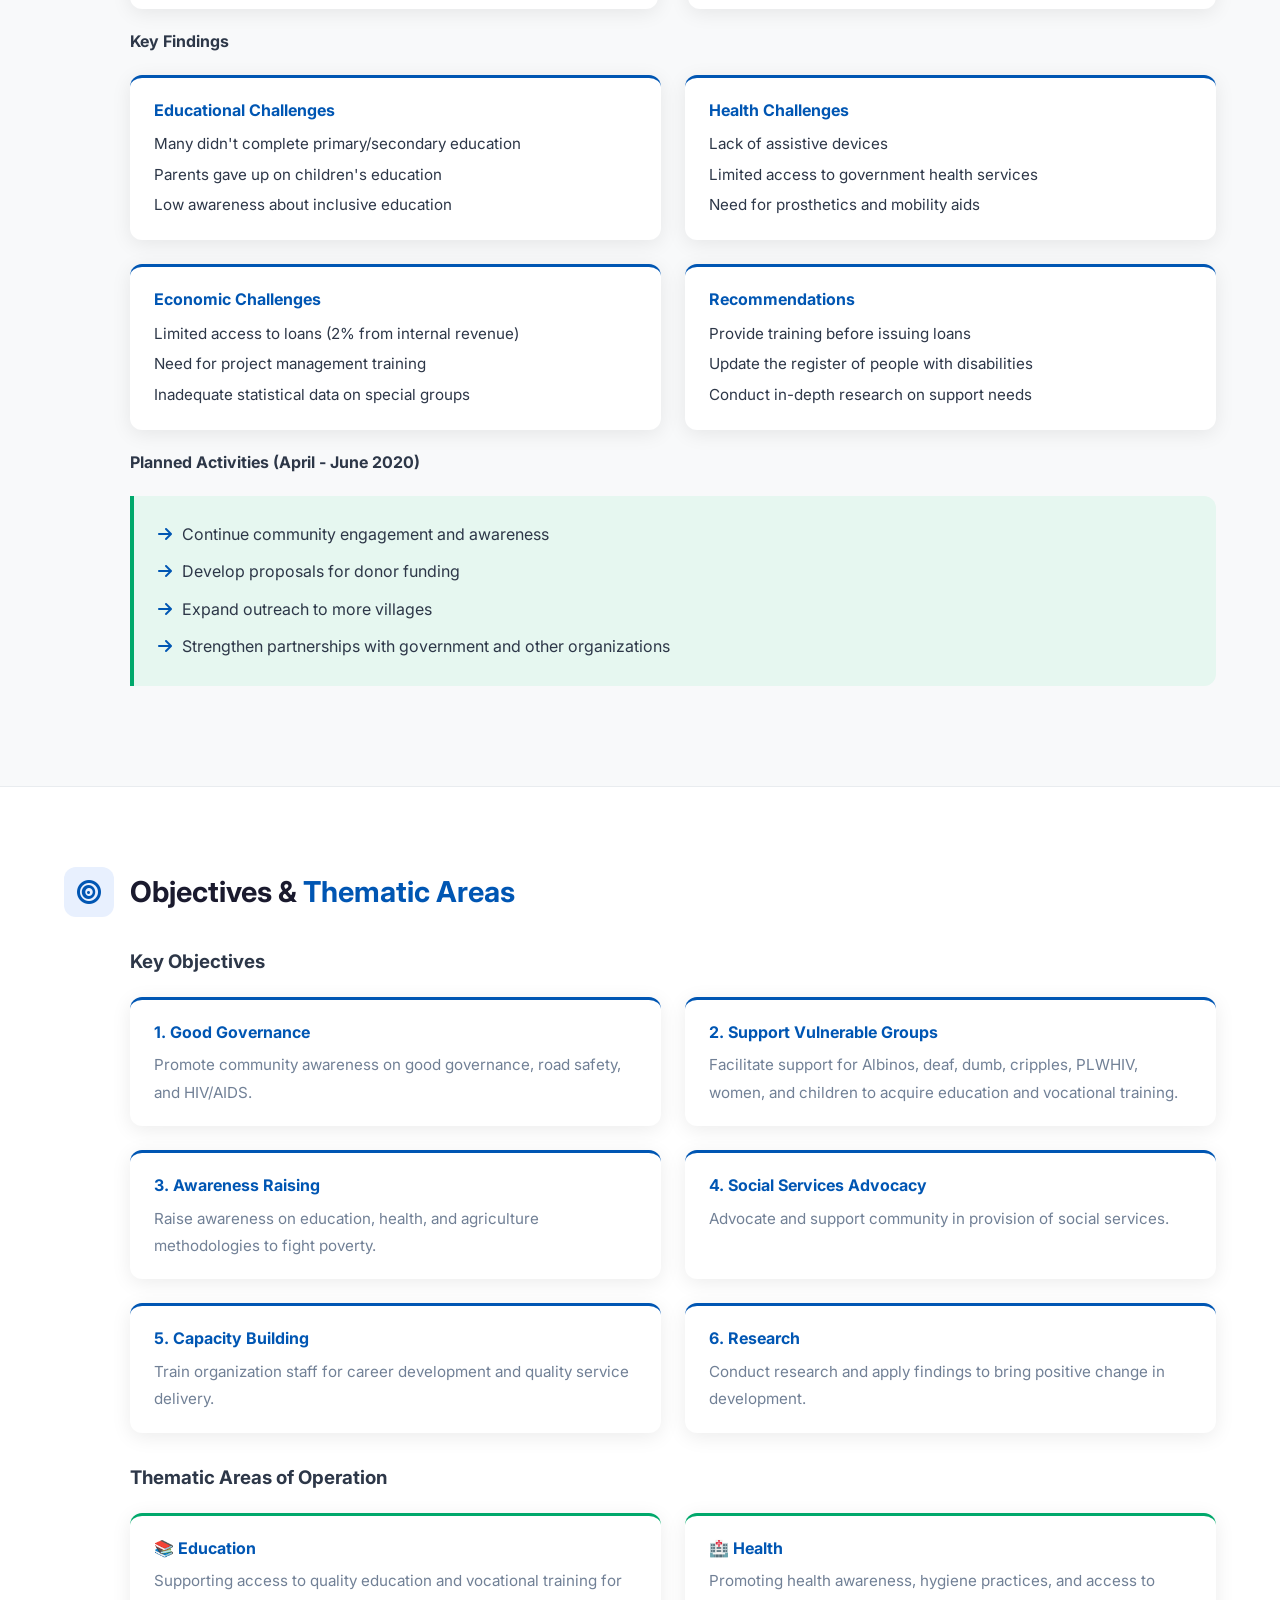
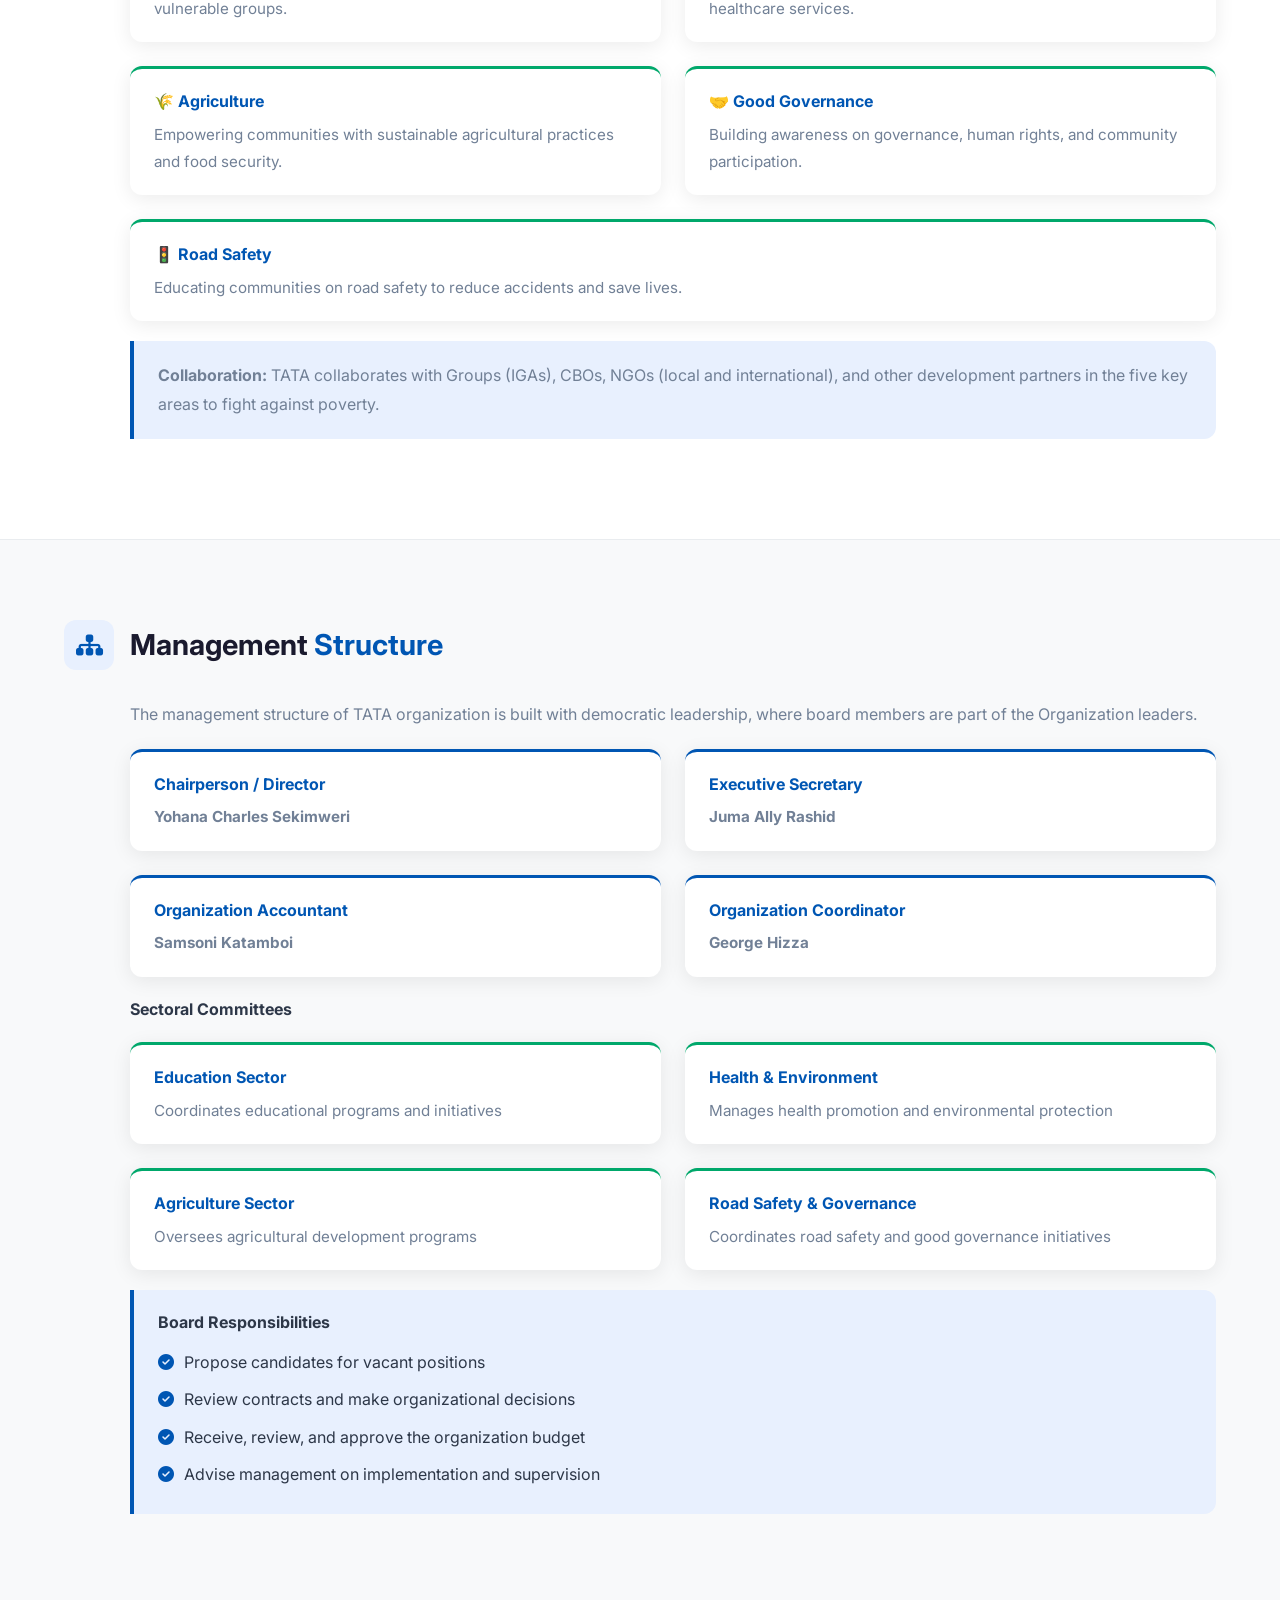
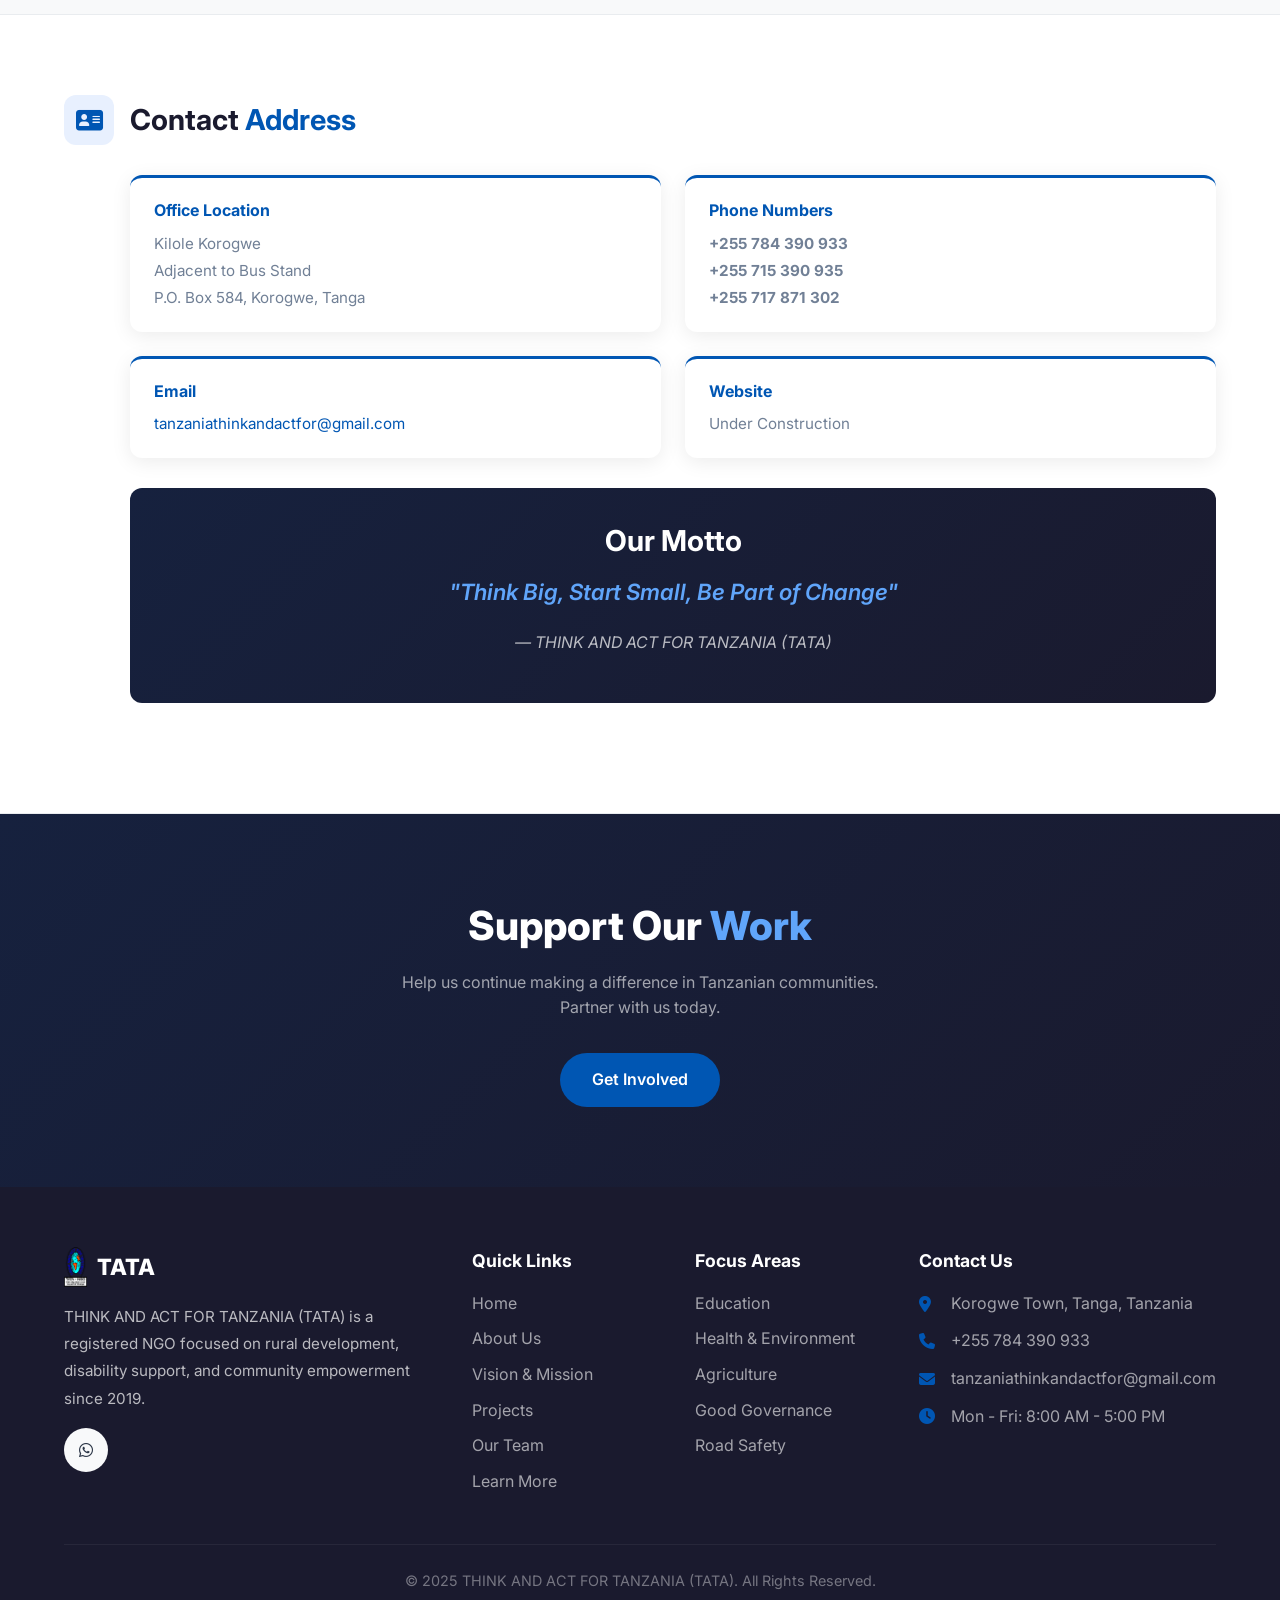
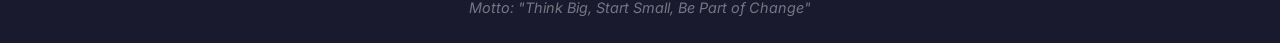
<file: learn-more.html>
<!DOCTYPE html>
<html lang="en">
<head>
    <meta charset="UTF-8">
    <meta name="viewport" content="width=device-width, initial-scale=1.0">
    <meta name="description" content="Comprehensive information about THINK AND ACT FOR TANZANIA (TATA) - registration, constitution, reports, and organization profile.">
    <title>TATA - Learn More</title>
    <link rel="stylesheet" href="style.css">
    <link rel="stylesheet" href="https://cdnjs.cloudflare.com/ajax/libs/font-awesome/6.4.0/css/all.min.css">
    <link href="https://fonts.googleapis.com/css2?family=Inter:wght@300;400;500;600;700;800;900&display=swap" rel="stylesheet">
    <style>
        /* Additional styles for learn-more page */
        .document-section {
            padding: 80px 0;
            background: var(--white);
            border-bottom: 1px solid var(--gray-mid);
        }

        .document-section:nth-child(even) {
            background: var(--gray-light);
        }

        .document-section:last-child {
            border-bottom: none;
        }

        .document-header {
            display: flex;
            align-items: center;
            gap: 16px;
            margin-bottom: 30px;
        }

        .document-header .doc-icon {
            width: 50px;
            height: 50px;
            min-width: 50px;
            background: var(--primary-light);
            border-radius: 12px;
            display: flex;
            align-items: center;
            justify-content: center;
            font-size: 1.5rem;
            color: var(--primary);
        }

        .document-header h2 {
            font-size: 1.8rem;
            font-weight: 700;
            color: var(--dark);
            margin: 0;
        }

        .document-header h2 span {
            color: var(--primary);
        }

        .document-content {
            padding-left: 66px;
        }

        .document-content p {
            color: var(--text-light);
            line-height: 1.8;
            margin-bottom: 16px;
        }

        .document-content ul {
            margin-bottom: 16px;
        }

        .document-content ul li {
            padding: 6px 0;
            color: var(--text);
            display: flex;
            align-items: flex-start;
            gap: 10px;
        }

        .document-content ul li i {
            color: var(--primary);
            margin-top: 4px;
        }

        .highlight-box {
            background: var(--primary-light);
            border-left: 4px solid var(--primary);
            padding: 20px 24px;
            border-radius: 0 var(--radius) var(--radius) 0;
            margin: 20px 0;
        }

        .highlight-box p {
            margin-bottom: 0;
        }

        .grid-2col {
            display: grid;
            grid-template-columns: 1fr 1fr;
            gap: 24px;
            margin: 20px 0;
        }

        .info-card-small {
            background: var(--white);
            padding: 20px 24px;
            border-radius: var(--radius);
            box-shadow: var(--shadow);
            border-top: 3px solid var(--primary);
        }

        .info-card-small h4 {
            font-size: 1rem;
            color: var(--primary);
            margin-bottom: 6px;
        }

        .info-card-small p {
            margin-bottom: 0;
            font-size: 0.95rem;
        }

        .constitution-articles {
            display: grid;
            gap: 16px;
            margin: 20px 0;
        }

        .constitution-article {
            background: var(--white);
            padding: 16px 20px;
            border-radius: var(--radius);
            box-shadow: var(--shadow);
            border-left: 3px solid var(--secondary);
        }

        .constitution-article h4 {
            font-size: 1rem;
            color: var(--dark);
            margin-bottom: 4px;
        }

        .constitution-article p {
            margin-bottom: 0;
            font-size: 0.95rem;
            color: var(--text-light);
        }

        .report-grid {
            display: grid;
            grid-template-columns: 1fr 1fr;
            gap: 30px;
            margin: 20px 0;
        }

        .report-card {
            background: var(--white);
            border-radius: var(--radius);
            padding: 24px;
            box-shadow: var(--shadow);
        }

        .report-card h4 {
            color: var(--primary);
            margin-bottom: 8px;
        }

        .report-card ul {
            margin: 8px 0 0;
        }

        .report-card ul li {
            padding: 4px 0;
            font-size: 0.95rem;
            color: var(--text-light);
        }

        .reg-certificate {
            max-width: 500px;
            margin: 20px auto;
            border-radius: var(--radius);
            overflow: hidden;
            box-shadow: var(--shadow-hover);
        }

        .reg-certificate img {
            width: 100%;
            height: auto;
        }

        .badge-container {
            display: flex;
            flex-wrap: wrap;
            gap: 12px;
            margin: 16px 0;
        }

        .badge-doc {
            background: var(--gray-light);
            padding: 8px 16px;
            border-radius: 50px;
            font-size: 0.85rem;
            font-weight: 500;
            color: var(--text);
            display: inline-flex;
            align-items: center;
            gap: 8px;
        }

        .badge-doc i {
            color: var(--primary);
        }

        .motto-highlight {
            text-align: center;
            padding: 30px;
            background: linear-gradient(135deg, var(--dark-secondary), var(--dark));
            border-radius: var(--radius);
            color: var(--white);
            margin: 30px 0;
        }

        .motto-highlight h3 {
            color: var(--white);
            font-size: 1.8rem;
            margin-bottom: 8px;
        }

        .motto-highlight p {
            color: rgba(255, 255, 255, 0.7);
            font-style: italic;
        }

        .motto-highlight .motto-text {
            font-size: 1.4rem;
            color: #60a5fa;
            font-weight: 600;
        }

        @media (max-width: 768px) {
            .document-content {
                padding-left: 0;
            }

            .grid-2col,
            .report-grid {
                grid-template-columns: 1fr;
            }

            .document-header h2 {
                font-size: 1.4rem;
            }

            .document-header .doc-icon {
                width: 40px;
                height: 40px;
                min-width: 40px;
                font-size: 1.2rem;
            }
        }
    </style>
</head>
<body>
    <!-- Header -->
    <header id="header">
        <nav class="navbar">
            <div class="container">
                <div class="nav-wrapper">
                    <div class="logo">
                        <img src="nembo.png" alt="TATA Logo">
                        <span>TATA</span>
                    </div>
                    <button class="menu-toggle" aria-label="Toggle navigation">
                        <span></span>
                        <span></span>
                        <span></span>
                    </button>
                    <ul class="nav-menu">
                        <li><a href="index.html">Home</a></li>
                        <li><a href="about.html">About Us</a></li>
                        <li><a href="vision-mission.html">Vision & Mission</a></li>
                        <li><a href="projects.html">Projects</a></li>
                        <li><a href="team.html">Our Team</a></li>
                        <li><a href="contact.html">Contact</a></li>
                        <li><a href="learn-more.html" class="active">Learn More</a></li>
                    </ul>
                </div>
            </div>
        </nav>
    </header>

    <!-- Page Hero -->
    <section class="page-hero">
        <div class="container">
            <h1>Learn More About TATA</h1>
            <p>Comprehensive information about our organization, registration, constitution, and reports</p>
        </div>
    </section>

    <!-- Organization Profile -->
    <section class="document-section">
        <div class="container">
            <div class="document-header">
                <div class="doc-icon"><i class="fas fa-building"></i></div>
                <h2>Organization <span>Profile</span></h2>
            </div>
            <div class="document-content">
                <p><strong>THINK AND ACT FOR TANZANIA (TATA)</strong> is a Non-Governmental Organization registered under the Ministry of Health, Community Development, Gender, Elders, Women's and Children with registration number <strong>OONGO/R/0371</strong>.</p>
                
                <div class="grid-2col">
                    <div class="info-card-small">
                        <h4>Registration</h4>
                        <p><strong>OONGO/R/0371</strong><br>August 06, 2019</p>
                    </div>
                    <div class="info-card-small">
                        <h4>Area of Operation</h4>
                        <p>Tanzania Mainland<br>Focus: People with Disabilities</p>
                    </div>
                    <div class="info-card-small">
                        <h4>Thematic Areas</h4>
                        <p>Education, Health, Agriculture, Good Governance, Road Safety</p>
                    </div>
                    <div class="info-card-small">
                        <h4>Motto</h4>
                        <p><em>"Think Big, Start Small, Be Part of Change"</em></p>
                    </div>
                </div>

                <div class="highlight-box">
                    <p><strong>Mission:</strong> Work with Tanzanian citizens in the aspects of health, education, agriculture, good governance, and road safety in order to spearhead rural development for improving quality of life.</p>
                </div>

                <div class="highlight-box" style="border-left-color: var(--secondary); background: var(--secondary-light);">
                    <p><strong>Vision:</strong> To have a community whose do prosper socially, economically, and hygienically and that are able to reduce ignorance, diseases, and road accidents, hence enjoy a fulfilled and prolonged life.</p>
                </div>
            </div>
        </div>
    </section>

    <!-- Registration Certificate -->
    <section class="document-section">
        <div class="container">
            <div class="document-header">
                <div class="doc-icon"><i class="fas fa-certificate"></i></div>
                <h2>Registration <span>Certificate</span></h2>
            </div>
            <div class="document-content">
                <div class="reg-certificate">
                    <img src="TATA%20reg.jpeg" alt="TATA Registration Certificate">
                </div>
                <div class="grid-2col">
                    <div class="info-card-small">
                        <h4>Registration Number</h4>
                        <p><strong>OONGO/R/0371</strong></p>
                    </div>
                    <div class="info-card-small">
                        <h4>Date of Issue</h4>
                        <p><strong>August 06, 2019</strong></p>
                    </div>
                    <div class="info-card-small">
                        <h4>Expiry Date</h4>
                        <p><strong>August 05, 2029</strong></p>
                    </div>
                    <div class="info-card-small">
                        <h4>Valid For</h4>
                        <p><strong>10 Years</strong></p>
                    </div>
                </div>
                <div class="highlight-box">
                    <h4 style="margin-bottom: 8px;">Conditions of Registration</h4>
                    <ul style="margin: 0;">
                        <li><i class="fas fa-check-circle"></i> The Organization shall operate in Tanzania Mainland</li>
                        <li><i class="fas fa-check-circle"></i> The Organization shall operate in accordance with its governing Constitution and the Laws of Tanzania</li>
                        <li><i class="fas fa-check-circle"></i> This certificate shall be valid for a period of ten (10) years from the issuing date</li>
                    </ul>
                </div>
            </div>
        </div>
    </section>

    <!-- Constitution -->
    <section class="document-section">
        <div class="container">
            <div class="document-header">
                <div class="doc-icon"><i class="fas fa-gavel"></i></div>
                <h2>Organization <span>Constitution</span></h2>
            </div>
            <div class="document-content">
                <p><strong>THINK AND ACT FOR TANZANIA (TATA)</strong> is governed by a comprehensive constitution that outlines the organization's structure, operations, and guiding principles.</p>

                <div class="badge-container">
                    <span class="badge-doc"><i class="fas fa-check-circle"></i> Article 1: Name</span>
                    <span class="badge-doc"><i class="fas fa-check-circle"></i> Article 3: Preamble</span>
                    <span class="badge-doc"><i class="fas fa-check-circle"></i> Article 4: Registration</span>
                    <span class="badge-doc"><i class="fas fa-check-circle"></i> Article 5: Head Office</span>
                    <span class="badge-doc"><i class="fas fa-check-circle"></i> Article 6: Area of Operation</span>
                    <span class="badge-doc"><i class="fas fa-check-circle"></i> Article 10: Membership</span>
                    <span class="badge-doc"><i class="fas fa-check-circle"></i> Article 14-17: Office Bearers</span>
                    <span class="badge-doc"><i class="fas fa-check-circle"></i> Article 18-19: Board of Directors</span>
                    <span class="badge-doc"><i class="fas fa-check-circle"></i> Article 20-23: General Meetings</span>
                    <span class="badge-doc"><i class="fas fa-check-circle"></i> Article 25-27: Funds & Accounts</span>
                    <span class="badge-doc"><i class="fas fa-check-circle"></i> Article 28-30: Amendments & Dissolution</span>
                </div>

                <div class="constitution-articles">
                    <div class="constitution-article">
                        <h4>Article 1: Name</h4>
                        <p>The name of the Organization shall be <strong>THINK AND ACT FOR TANZANIA (TATA)</strong></p>
                    </div>
                    <div class="constitution-article">
                        <h4>Article 3: Preamble</h4>
                        <p>TATA as a local development initiative believes that the role to bring about change to the people and nation is ours. The motto <em>"Think Big, Start Small, Be Part of Change"</em> guides our work.</p>
                    </div>
                    <div class="constitution-article">
                        <h4>Article 5: Head Office</h4>
                        <p>The head office is based at Mbeza Street, Foroforo Kiuzai Ward, Korogwe District, Tanga Region, P.O. Box 584.</p>
                    </div>
                    <div class="constitution-article">
                        <h4>Article 9: Objectives</h4>
                        <p>
                            <strong>1.</strong> Promote community awareness on good governance<br>
                            <strong>2.</strong> Raising awareness to community on education and health<br>
                            <strong>3.</strong> Facilitate Tanzania citizens to support Albinos, deaf, dumb, cripples, PLWHIV, children, and women<br>
                            <strong>4.</strong> Advocate and support community in provision of social services
                        </p>
                    </div>
                    <div class="constitution-article">
                        <h4>Article 10-12: Membership</h4>
                        <p>Membership is voluntary and open to any individual of 18 years and above. Types: Founder Members and Ordinary Members.</p>
                    </div>
                    <div class="constitution-article">
                        <h4>Article 14-16: Office Bearers</h4>
                        <p><strong>Chairperson:</strong> Presides over meetings, spokesman, signatory<br>
                        <strong>Secretary General:</strong> Calls meetings, keeps documents, signatory<br>
                        <strong>Treasurer:</strong> Keeps money, prepares budgets, signatory</p>
                    </div>
                    <div class="constitution-article">
                        <h4>Article 18-19: Board of Directors</h4>
                        <p>Composed of Chairperson, Executive Secretary, Treasurer, and appointed members. Holds meetings twice a year, quorum 2/3.</p>
                    </div>
                    <div class="constitution-article">
                        <h4>Article 20-23: General Meetings</h4>
                        <p>Supreme organ composed of all members. Annual General Meeting held once a year. Quorum: 2/3 of members.</p>
                    </div>
                    <div class="constitution-article">
                        <h4>Article 25-27: Funds & Accounts</h4>
                        <p>Sources: Entry fees, fundraising, grants, donations, income generating activities. Bank account with three signatories.</p>
                    </div>
                    <div class="constitution-article">
                        <h4>Article 29: Dissolution</h4>
                        <p>May be dissolved by 2/3 majority vote. Assets transferred to another NGO with similar objectives.</p>
                    </div>
                </div>
            </div>
        </div>
    </section>

    <!-- Quarterly Reports -->
    <section class="document-section">
        <div class="container">
            <div class="document-header">
                <div class="doc-icon"><i class="fas fa-chart-bar"></i></div>
                <h2>Quarterly <span>Reports</span></h2>
            </div>
            <div class="document-content">
                <h3 style="margin-bottom: 16px;">January - March 2020 Report</h3>
                
                <div class="highlight-box">
                    <p><strong>Report submitted to:</strong> Korogwe District Executive Director<br>
                    <strong>Date:</strong> April 06, 2020</p>
                </div>

                <div class="report-grid">
                    <div class="report-card">
                        <h4>Activities Implemented</h4>
                        <ul>
                            <li><i class="fas fa-check-circle" style="color: var(--secondary);"></i> Identifying people with special needs</li>
                            <li><i class="fas fa-check-circle" style="color: var(--secondary);"></i> Conducting discussions with people with disabilities</li>
                            <li><i class="fas fa-check-circle" style="color: var(--secondary);"></i> Understanding their lives and challenges</li>
                            <li><i class="fas fa-check-circle" style="color: var(--secondary);"></i> Community awareness on rights</li>
                        </ul>
                    </div>
                    <div class="report-card">
                        <h4>Areas Covered</h4>
                        <ul>
                            <li><i class="fas fa-check-circle" style="color: var(--secondary);"></i> <strong>Bungu Ward:</strong> Mheza, Kwakibomi</li>
                            <li><i class="fas fa-check-circle" style="color: var(--secondary);"></i> <strong>Magoma Ward:</strong> Kwemazandu, Kerenge Kibaoni</li>
                            <li><i class="fas fa-check-circle" style="color: var(--secondary);"></i> <strong>Mombo Ward:</strong> Mazinde Mheza, Bagamoyo, Chekelei, Makuyuni</li>
                        </ul>
                    </div>
                </div>

                <h4 style="margin: 20px 0 12px;">Key Findings</h4>
                <div class="grid-2col">
                    <div class="info-card-small">
                        <h4>Educational Challenges</h4>
                        <ul style="margin: 6px 0 0; padding: 0;">
                            <li style="padding: 3px 0; font-size: 0.95rem;">Many didn't complete primary/secondary education</li>
                            <li style="padding: 3px 0; font-size: 0.95rem;">Parents gave up on children's education</li>
                            <li style="padding: 3px 0; font-size: 0.95rem;">Low awareness about inclusive education</li>
                        </ul>
                    </div>
                    <div class="info-card-small">
                        <h4>Health Challenges</h4>
                        <ul style="margin: 6px 0 0; padding: 0;">
                            <li style="padding: 3px 0; font-size: 0.95rem;">Lack of assistive devices</li>
                            <li style="padding: 3px 0; font-size: 0.95rem;">Limited access to government health services</li>
                            <li style="padding: 3px 0; font-size: 0.95rem;">Need for prosthetics and mobility aids</li>
                        </ul>
                    </div>
                    <div class="info-card-small">
                        <h4>Economic Challenges</h4>
                        <ul style="margin: 6px 0 0; padding: 0;">
                            <li style="padding: 3px 0; font-size: 0.95rem;">Limited access to loans (2% from internal revenue)</li>
                            <li style="padding: 3px 0; font-size: 0.95rem;">Need for project management training</li>
                            <li style="padding: 3px 0; font-size: 0.95rem;">Inadequate statistical data on special groups</li>
                        </ul>
                    </div>
                    <div class="info-card-small">
                        <h4>Recommendations</h4>
                        <ul style="margin: 6px 0 0; padding: 0;">
                            <li style="padding: 3px 0; font-size: 0.95rem;">Provide training before issuing loans</li>
                            <li style="padding: 3px 0; font-size: 0.95rem;">Update the register of people with disabilities</li>
                            <li style="padding: 3px 0; font-size: 0.95rem;">Conduct in-depth research on support needs</li>
                        </ul>
                    </div>
                </div>

                <h4 style="margin: 20px 0 12px;">Planned Activities (April - June 2020)</h4>
                <div class="highlight-box" style="border-left-color: var(--secondary); background: var(--secondary-light);">
                    <ul style="margin: 0;">
                        <li><i class="fas fa-arrow-right"></i> Continue community engagement and awareness</li>
                        <li><i class="fas fa-arrow-right"></i> Develop proposals for donor funding</li>
                        <li><i class="fas fa-arrow-right"></i> Expand outreach to more villages</li>
                        <li><i class="fas fa-arrow-right"></i> Strengthen partnerships with government and other organizations</li>
                    </ul>
                </div>
            </div>
        </div>
    </section>

    <!-- Organization Objectives & Themes -->
    <section class="document-section">
        <div class="container">
            <div class="document-header">
                <div class="doc-icon"><i class="fas fa-bullseye"></i></div>
                <h2>Objectives & <span>Thematic Areas</span></h2>
            </div>
            <div class="document-content">
                <h3 style="margin-bottom: 12px;">Key Objectives</h3>
                <div class="grid-2col">
                    <div class="info-card-small">
                        <h4>1. Good Governance</h4>
                        <p>Promote community awareness on good governance, road safety, and HIV/AIDS.</p>
                    </div>
                    <div class="info-card-small">
                        <h4>2. Support Vulnerable Groups</h4>
                        <p>Facilitate support for Albinos, deaf, dumb, cripples, PLWHIV, women, and children to acquire education and vocational training.</p>
                    </div>
                    <div class="info-card-small">
                        <h4>3. Awareness Raising</h4>
                        <p>Raise awareness on education, health, and agriculture methodologies to fight poverty.</p>
                    </div>
                    <div class="info-card-small">
                        <h4>4. Social Services Advocacy</h4>
                        <p>Advocate and support community in provision of social services.</p>
                    </div>
                    <div class="info-card-small">
                        <h4>5. Capacity Building</h4>
                        <p>Train organization staff for career development and quality service delivery.</p>
                    </div>
                    <div class="info-card-small">
                        <h4>6. Research</h4>
                        <p>Conduct research and apply findings to bring positive change in development.</p>
                    </div>
                </div>

                <h3 style="margin: 30px 0 12px;">Thematic Areas of Operation</h3>
                <div class="grid-2col">
                    <div class="info-card-small" style="border-top-color: var(--secondary);">
                        <h4>📚 Education</h4>
                        <p>Supporting access to quality education and vocational training for vulnerable groups.</p>
                    </div>
                    <div class="info-card-small" style="border-top-color: var(--secondary);">
                        <h4>🏥 Health</h4>
                        <p>Promoting health awareness, hygiene practices, and access to healthcare services.</p>
                    </div>
                    <div class="info-card-small" style="border-top-color: var(--secondary);">
                        <h4>🌾 Agriculture</h4>
                        <p>Empowering communities with sustainable agricultural practices and food security.</p>
                    </div>
                    <div class="info-card-small" style="border-top-color: var(--secondary);">
                        <h4>🤝 Good Governance</h4>
                        <p>Building awareness on governance, human rights, and community participation.</p>
                    </div>
                    <div class="info-card-small" style="border-top-color: var(--secondary); grid-column: span 2;">
                        <h4>🚦 Road Safety</h4>
                        <p>Educating communities on road safety to reduce accidents and save lives.</p>
                    </div>
                </div>

                <div class="highlight-box">
                    <p><strong>Collaboration:</strong> TATA collaborates with Groups (IGAs), CBOs, NGOs (local and international), and other development partners in the five key areas to fight against poverty.</p>
                </div>
            </div>
        </div>
    </section>

    <!-- Management Structure -->
    <section class="document-section">
        <div class="container">
            <div class="document-header">
                <div class="doc-icon"><i class="fas fa-sitemap"></i></div>
                <h2>Management <span>Structure</span></h2>
            </div>
            <div class="document-content">
                <p>The management structure of TATA organization is built with democratic leadership, where board members are part of the Organization leaders.</p>

                <div class="grid-2col">
                    <div class="info-card-small">
                        <h4>Chairperson / Director</h4>
                        <p><strong>Yohana Charles Sekimweri</strong></p>
                    </div>
                    <div class="info-card-small">
                        <h4>Executive Secretary</h4>
                        <p><strong>Juma Ally Rashid</strong></p>
                    </div>
                    <div class="info-card-small">
                        <h4>Organization Accountant</h4>
                        <p><strong>Samsoni Katamboi</strong></p>
                    </div>
                    <div class="info-card-small">
                        <h4>Organization Coordinator</h4>
                        <p><strong>George Hizza</strong></p>
                    </div>
                </div>

                <h4 style="margin: 20px 0 12px;">Sectoral Committees</h4>
                <div class="grid-2col">
                    <div class="info-card-small" style="border-top-color: var(--secondary);">
                        <h4>Education Sector</h4>
                        <p>Coordinates educational programs and initiatives</p>
                    </div>
                    <div class="info-card-small" style="border-top-color: var(--secondary);">
                        <h4>Health & Environment</h4>
                        <p>Manages health promotion and environmental protection</p>
                    </div>
                    <div class="info-card-small" style="border-top-color: var(--secondary);">
                        <h4>Agriculture Sector</h4>
                        <p>Oversees agricultural development programs</p>
                    </div>
                    <div class="info-card-small" style="border-top-color: var(--secondary);">
                        <h4>Road Safety & Governance</h4>
                        <p>Coordinates road safety and good governance initiatives</p>
                    </div>
                </div>

                <div class="highlight-box" style="border-left-color: var(--primary); background: var(--primary-light);">
                    <h4 style="margin-bottom: 8px;">Board Responsibilities</h4>
                    <ul style="margin: 0;">
                        <li><i class="fas fa-check-circle"></i> Propose candidates for vacant positions</li>
                        <li><i class="fas fa-check-circle"></i> Review contracts and make organizational decisions</li>
                        <li><i class="fas fa-check-circle"></i> Receive, review, and approve the organization budget</li>
                        <li><i class="fas fa-check-circle"></i> Advise management on implementation and supervision</li>
                    </ul>
                </div>
            </div>
        </div>
    </section>

    <!-- Contact & Address -->
    <section class="document-section">
        <div class="container">
            <div class="document-header">
                <div class="doc-icon"><i class="fas fa-address-card"></i></div>
                <h2>Contact <span>Address</span></h2>
            </div>
            <div class="document-content">
                <div class="grid-2col">
                    <div class="info-card-small">
                        <h4>Office Location</h4>
                        <p>Kilole Korogwe<br>Adjacent to Bus Stand<br>P.O. Box 584, Korogwe, Tanga</p>
                    </div>
                    <div class="info-card-small">
                        <h4>Phone Numbers</h4>
                        <p><strong>+255 784 390 933</strong><br>
                        <strong>+255 715 390 935</strong><br>
                        <strong>+255 717 871 302</strong></p>
                    </div>
                    <div class="info-card-small">
                        <h4>Email</h4>
                        <p><a href="mailto:tanzaniathinkandactfor@gmail.com" style="color: var(--primary);">tanzaniathinkandactfor@gmail.com</a></p>
                    </div>
                    <div class="info-card-small">
                        <h4>Website</h4>
                        <p>Under Construction</p>
                    </div>
                </div>

                <div class="motto-highlight">
                    <h3>Our Motto</h3>
                    <p class="motto-text">"Think Big, Start Small, Be Part of Change"</p>
                    <p style="margin-top: 8px;">— THINK AND ACT FOR TANZANIA (TATA)</p>
                </div>
            </div>
        </div>
    </section>

    <!-- CTA -->
    <section class="cta-section">
        <div class="container">
            <div class="cta-content">
                <h2>Support Our <span>Work</span></h2>
                <p>Help us continue making a difference in Tanzanian communities. Partner with us today.</p>
                <a href="contact.html" class="btn btn-primary">Get Involved</a>
            </div>
        </div>
    </section>

    <!-- Footer -->
    <footer>
        <div class="container">
            <div class="footer-grid">
                <div class="footer-about">
                    <div class="footer-logo">
                        <img src="nembo.png" alt="TATA Logo">
                        <span>TATA</span>
                    </div>
                    <p>THINK AND ACT FOR TANZANIA (TATA) is a registered NGO focused on rural development, disability support, and community empowerment since 2019.</p>
                    <div class="social-links">
                        <a href="https://wa.me/255784390933" target="_blank" rel="noopener noreferrer" aria-label="WhatsApp"><i class="fab fa-whatsapp"></i></a>
                    </div>
                </div>
                <div class="footer-links">
                    <h3>Quick Links</h3>
                    <ul>
                        <li><a href="index.html">Home</a></li>
                        <li><a href="about.html">About Us</a></li>
                        <li><a href="vision-mission.html">Vision & Mission</a></li>
                        <li><a href="projects.html">Projects</a></li>
                        <li><a href="team.html">Our Team</a></li>
                        <li><a href="learn-more.html">Learn More</a></li>
                    </ul>
                </div>
                <div class="footer-links">
                    <h3>Focus Areas</h3>
                    <ul>
                        <li><a href="projects.html#education">Education</a></li>
                        <li><a href="projects.html#health">Health & Environment</a></li>
                        <li><a href="projects.html#agriculture">Agriculture</a></li>
                        <li><a href="projects.html#governance">Good Governance</a></li>
                        <li><a href="projects.html#safety">Road Safety</a></li>
                    </ul>
                </div>
                <div class="footer-contact">
                    <h3>Contact Us</h3>
                    <ul>
                        <li><i class="fas fa-map-marker-alt"></i> Korogwe Town, Tanga, Tanzania</li>
                        <li><i class="fas fa-phone"></i> +255 784 390 933</li>
                        <li><i class="fas fa-envelope"></i> tanzaniathinkandactfor@gmail.com</li>
                        <li><i class="fas fa-clock"></i> Mon - Fri: 8:00 AM - 5:00 PM</li>
                    </ul>
                </div>
            </div>
            <div class="footer-bottom">
                <p>&copy; 2025 THINK AND ACT FOR TANZANIA (TATA). All Rights Reserved.</p>
                <p>Motto: <em>"Think Big, Start Small, Be Part of Change"</em></p>
            </div>
        </div>
    </footer>

    <script src="main.js"></script>

    <div class="whatsapp-float">
        <a href="https://wa.me/255784390933" target="_blank" rel="noopener noreferrer">
            <i class="fab fa-whatsapp"></i>
            <span>Chat with us</span>
        </a>
    </div>
</body>
</html>
</file>
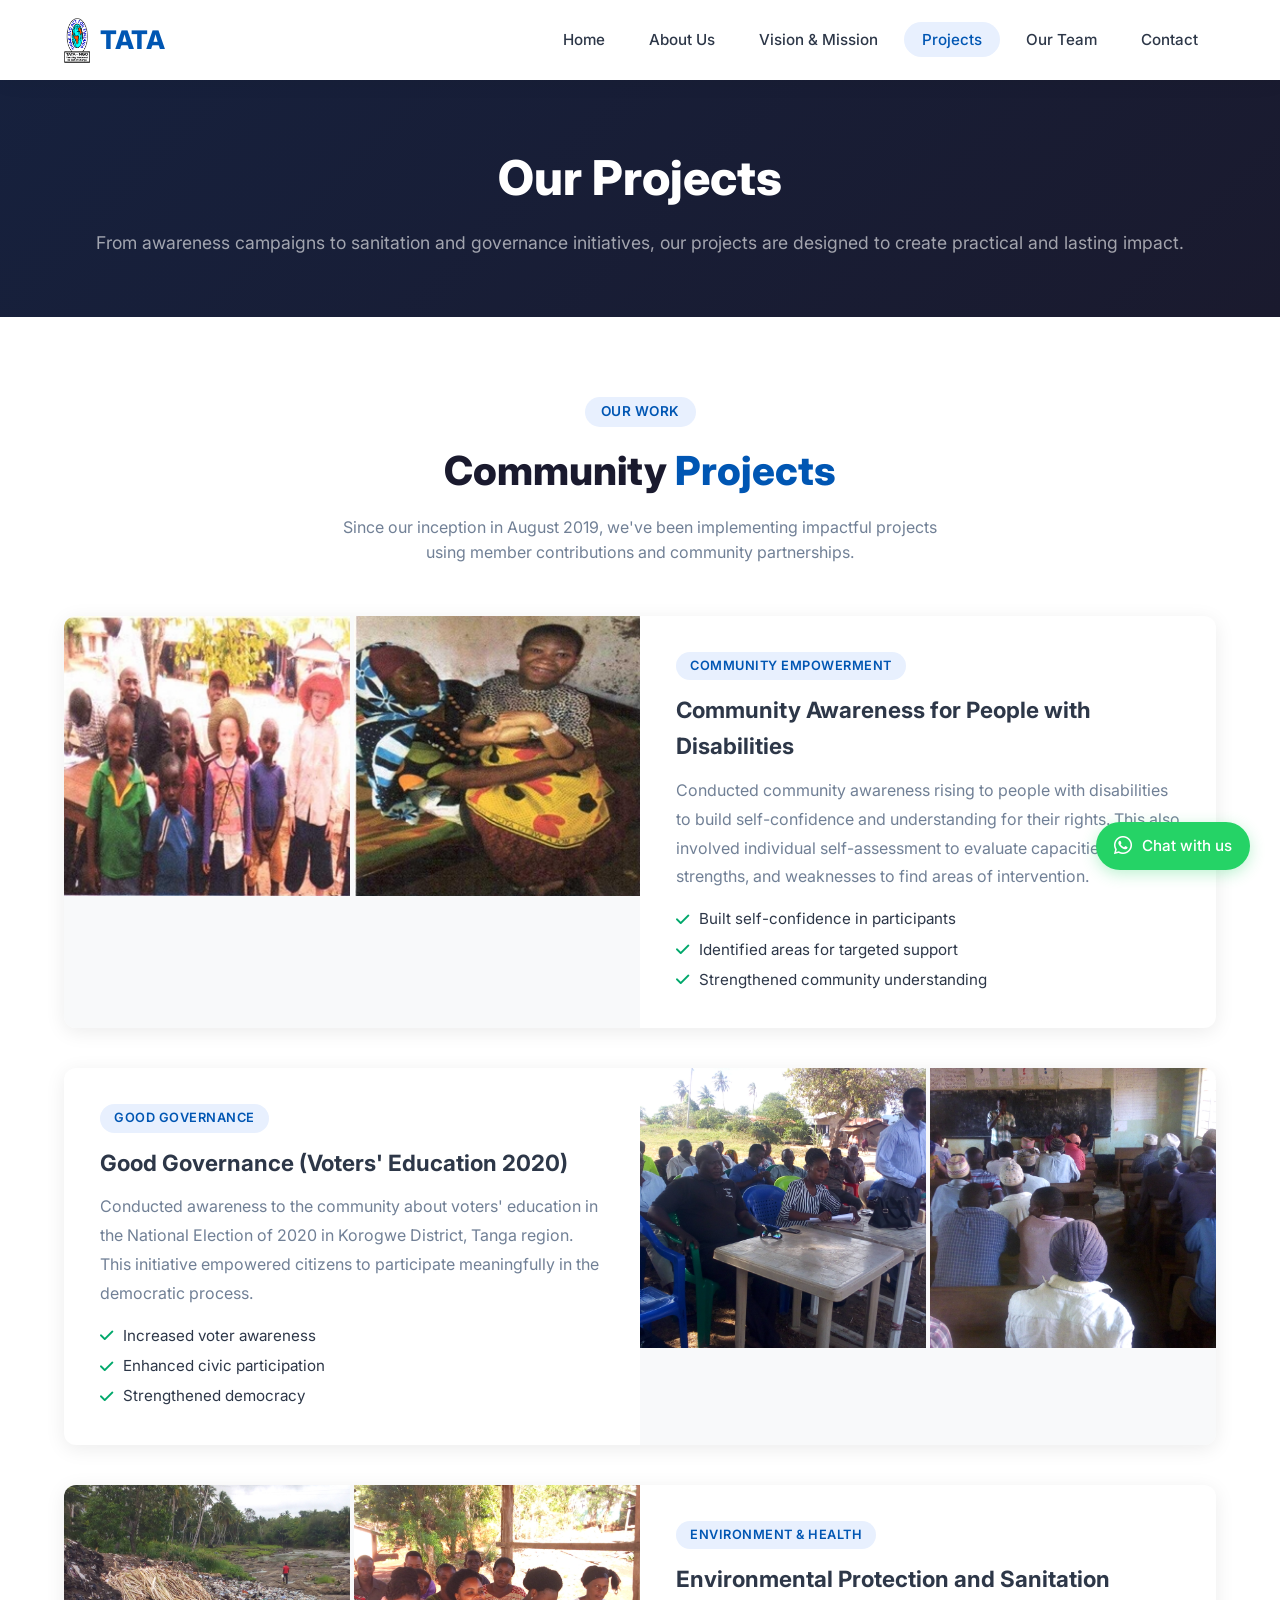
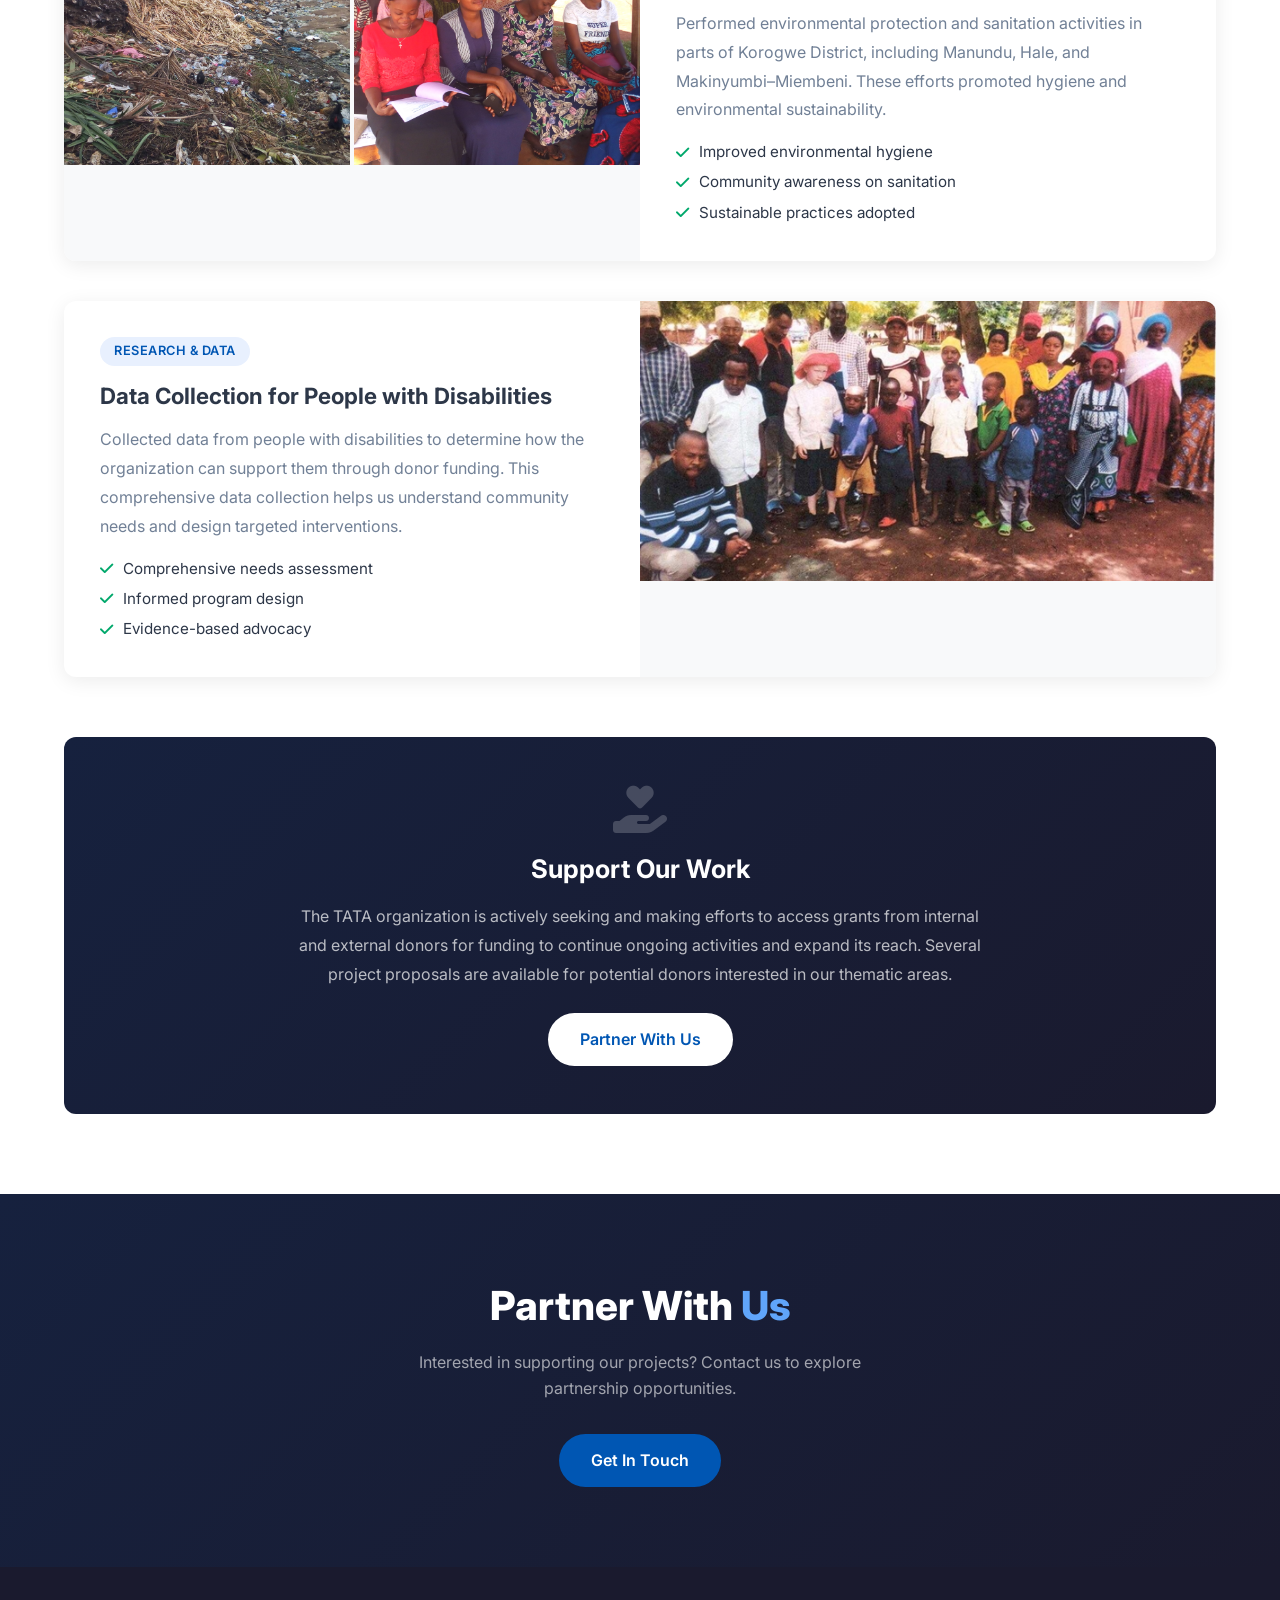
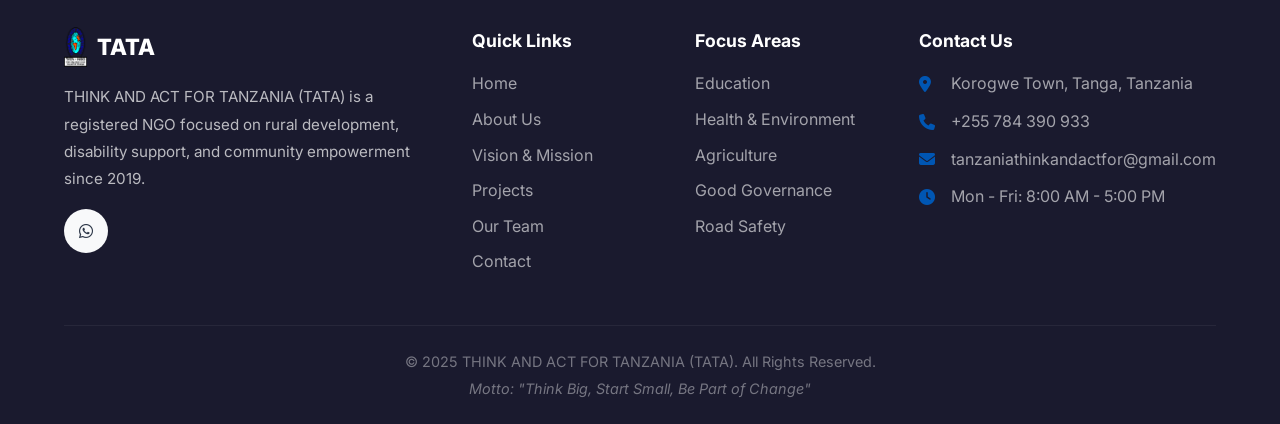
<file: projects.html>
<!DOCTYPE html>
<html lang="en">
<head>
    <meta charset="UTF-8">
    <meta name="viewport" content="width=device-width, initial-scale=1.0">
    <meta name="description" content="Explore TATA's innovative projects focused on community development, health, education, and environmental protection in Tanzania.">
    <title>TATA - Projects</title>
    <link rel="stylesheet" href="style.css">
    <link rel="stylesheet" href="https://cdnjs.cloudflare.com/ajax/libs/font-awesome/6.4.0/css/all.min.css">
    <link href="https://fonts.googleapis.com/css2?family=Inter:wght@300;400;500;600;700;800;900&display=swap" rel="stylesheet">
</head>
<body>
    <!-- Header -->
    <header id="header">
        <nav class="navbar">
            <div class="container">
                <div class="nav-wrapper">
                    <div class="logo">
                        <img src="nembo.png" alt="TATA Logo">
                        <span>TATA</span>
                    </div>
                    <button class="menu-toggle" aria-label="Toggle navigation">
                        <span></span>
                        <span></span>
                        <span></span>
                    </button>
                    <ul class="nav-menu">
    <li><a href="index.html">Home</a></li>
    <li><a href="about.html">About Us</a></li>
    <li><a href="vision-mission.html">Vision & Mission</a></li>
    <li><a href="projects.html">Projects</a></li>
    <li><a href="team.html">Our Team</a></li>
    <li><a href="contact.html">Contact</a></li>
</ul>
                </div>
            </div>
        </nav>
    </header>

    <!-- Page Hero -->
    <section class="page-hero">
        <div class="container">
            <h1>Our Projects</h1>
            <p>From awareness campaigns to sanitation and governance initiatives, our projects are designed to create practical and lasting impact.</p>
        </div>
    </section>

    <!-- Projects Section -->
    <section class="projects-section">
        <div class="container">
            <div class="section-header">
                <span class="section-tag">Our Work</span>
                <h2>Community <span>Projects</span></h2>
                <p>Since our inception in August 2019, we've been implementing impactful projects using member contributions and community partnerships.</p>
            </div>

            <div class="projects-grid">
                <!-- Project 1 -->
                <div class="project-card-full">
                    <div class="project-images">
                        <img src="aware.jpeg" alt="Community Awareness for People with Disabilities">
                        <img src="aware1.jpeg" alt="Community Awareness Session">
                    </div>
                    <div class="project-content">
                        <span class="project-tag">Community Empowerment</span>
                        <h3>Community Awareness for People with Disabilities</h3>
                        <p>Conducted community awareness rising to people with disabilities to build self-confidence and understanding for their rights. This also involved individual self-assessment to evaluate capacities, strengths, and weaknesses to find areas of intervention.</p>
                        <ul class="project-impact">
                            <li><i class="fas fa-check"></i> Built self-confidence in participants</li>
                            <li><i class="fas fa-check"></i> Identified areas for targeted support</li>
                            <li><i class="fas fa-check"></i> Strengthened community understanding</li>
                        </ul>
                    </div>
                </div>

                <!-- Project 2 -->
                <div class="project-card-full reverse">
                    <div class="project-images">
                        <img src="elimu%20ya%20mpiga%20kura.jpg" alt="Voter Education">
                        <img src="kara.jpg" alt="Voter Education Campaign">
                    </div>
                    <div class="project-content">
                        <span class="project-tag">Good Governance</span>
                        <h3>Good Governance (Voters' Education 2020)</h3>
                        <p>Conducted awareness to the community about voters' education in the National Election of 2020 in Korogwe District, Tanga region. This initiative empowered citizens to participate meaningfully in the democratic process.</p>
                        <ul class="project-impact">
                            <li><i class="fas fa-check"></i> Increased voter awareness</li>
                            <li><i class="fas fa-check"></i> Enhanced civic participation</li>
                            <li><i class="fas fa-check"></i> Strengthened democracy</li>
                        </ul>
                    </div>
                </div>

                <!-- Project 3 -->
                <div class="project-card-full">
                    <div class="project-images">
                        <img src="environment.jpg" alt="Environmental Protection">
                        <img src="commu.jpg" alt="Community Sanitation">
                    </div>
                    <div class="project-content">
                        <span class="project-tag">Environment & Health</span>
                        <h3>Environmental Protection and Sanitation</h3>
                        <p>Performed environmental protection and sanitation activities in parts of Korogwe District, including Manundu, Hale, and Makinyumbi–Miembeni. These efforts promoted hygiene and environmental sustainability.</p>
                        <ul class="project-impact">
                            <li><i class="fas fa-check"></i> Improved environmental hygiene</li>
                            <li><i class="fas fa-check"></i> Community awareness on sanitation</li>
                            <li><i class="fas fa-check"></i> Sustainable practices adopted</li>
                        </ul>
                    </div>
                </div>

                <!-- Project 4 -->
                <div class="project-card-full reverse">
                    <div class="project-images">
                        <img src="coll.jpeg" alt="Data Collection">
                    </div>
                    <div class="project-content">
                        <span class="project-tag">Research & Data</span>
                        <h3>Data Collection for People with Disabilities</h3>
                        <p>Collected data from people with disabilities to determine how the organization can support them through donor funding. This comprehensive data collection helps us understand community needs and design targeted interventions.</p>
                        <ul class="project-impact">
                            <li><i class="fas fa-check"></i> Comprehensive needs assessment</li>
                            <li><i class="fas fa-check"></i> Informed program design</li>
                            <li><i class="fas fa-check"></i> Evidence-based advocacy</li>
                        </ul>
                    </div>
                </div>
            </div>

            <div class="funding-note">
                <div class="funding-content">
                    <i class="fas fa-hand-holding-heart"></i>
                    <h3>Support Our Work</h3>
                    <p>The TATA organization is actively seeking and making efforts to access grants from internal and external donors for funding to continue ongoing activities and expand its reach. Several project proposals are available for potential donors interested in our thematic areas.</p>
                    <a href="contact.html" class="btn btn-primary">Partner With Us</a>
                </div>
            </div>
        </div>
    </section>

    <!-- CTA -->
    <section class="cta-section">
        <div class="container">
            <div class="cta-content">
                <h2>Partner With <span>Us</span></h2>
                <p>Interested in supporting our projects? Contact us to explore partnership opportunities.</p>
                <a href="contact.html" class="btn btn-primary">Get In Touch</a>
            </div>
        </div>
    </section>

    <!-- Footer -->
    <footer>
        <div class="container">
            <div class="footer-grid">
                <div class="footer-about">
                    <div class="footer-logo">
                        <img src="nembo.png" alt="TATA Logo">
                        <span>TATA</span>
                    </div>
                    <p>THINK AND ACT FOR TANZANIA (TATA) is a registered NGO focused on rural development, disability support, and community empowerment since 2019.</p>
                    <div class="social-links">
                        <a href="https://wa.me/255784390933" target="_blank" rel="noopener noreferrer" aria-label="WhatsApp"><i class="fab fa-whatsapp"></i></a>
                    </div>
                </div>
                <div class="footer-links">
                    <h3>Quick Links</h3>
                    <ul>
                        <li><a href="index.html">Home</a></li>
                        <li><a href="about.html">About Us</a></li>
                        <li><a href="vision-mission.html">Vision & Mission</a></li>
                        <li><a href="projects.html">Projects</a></li>
                        <li><a href="team.html">Our Team</a></li>
                        <li><a href="contact.html">Contact</a></li>
                    </ul>
                </div>
                <div class="footer-links">
                    <h3>Focus Areas</h3>
                    <ul>
                        <li><a href="#education">Education</a></li>
                        <li><a href="#health">Health & Environment</a></li>
                        <li><a href="#agriculture">Agriculture</a></li>
                        <li><a href="#governance">Good Governance</a></li>
                        <li><a href="#safety">Road Safety</a></li>
                    </ul>
                </div>
                <div class="footer-contact">
                    <h3>Contact Us</h3>
                    <ul>
                        <li><i class="fas fa-map-marker-alt"></i> Korogwe Town, Tanga, Tanzania</li>
                        <li><i class="fas fa-phone"></i> +255 784 390 933</li>
                        <li><i class="fas fa-envelope"></i> tanzaniathinkandactfor@gmail.com</li>
                        <li><i class="fas fa-clock"></i> Mon - Fri: 8:00 AM - 5:00 PM</li>
                    </ul>
                </div>
            </div>
            <div class="footer-bottom">
                <p>&copy; 2025 THINK AND ACT FOR TANZANIA (TATA). All Rights Reserved.</p>
                <p>Motto: <em>"Think Big, Start Small, Be Part of Change"</em></p>
            </div>
        </div>
    </footer>

    <script src="main.js"></script>

    <div class="whatsapp-float">
        <a href="https://wa.me/255784390933" target="_blank" rel="noopener noreferrer">
            <i class="fab fa-whatsapp"></i>
            <span>Chat with us</span>
        </a>
    </div>
</body>
</html>
</file>
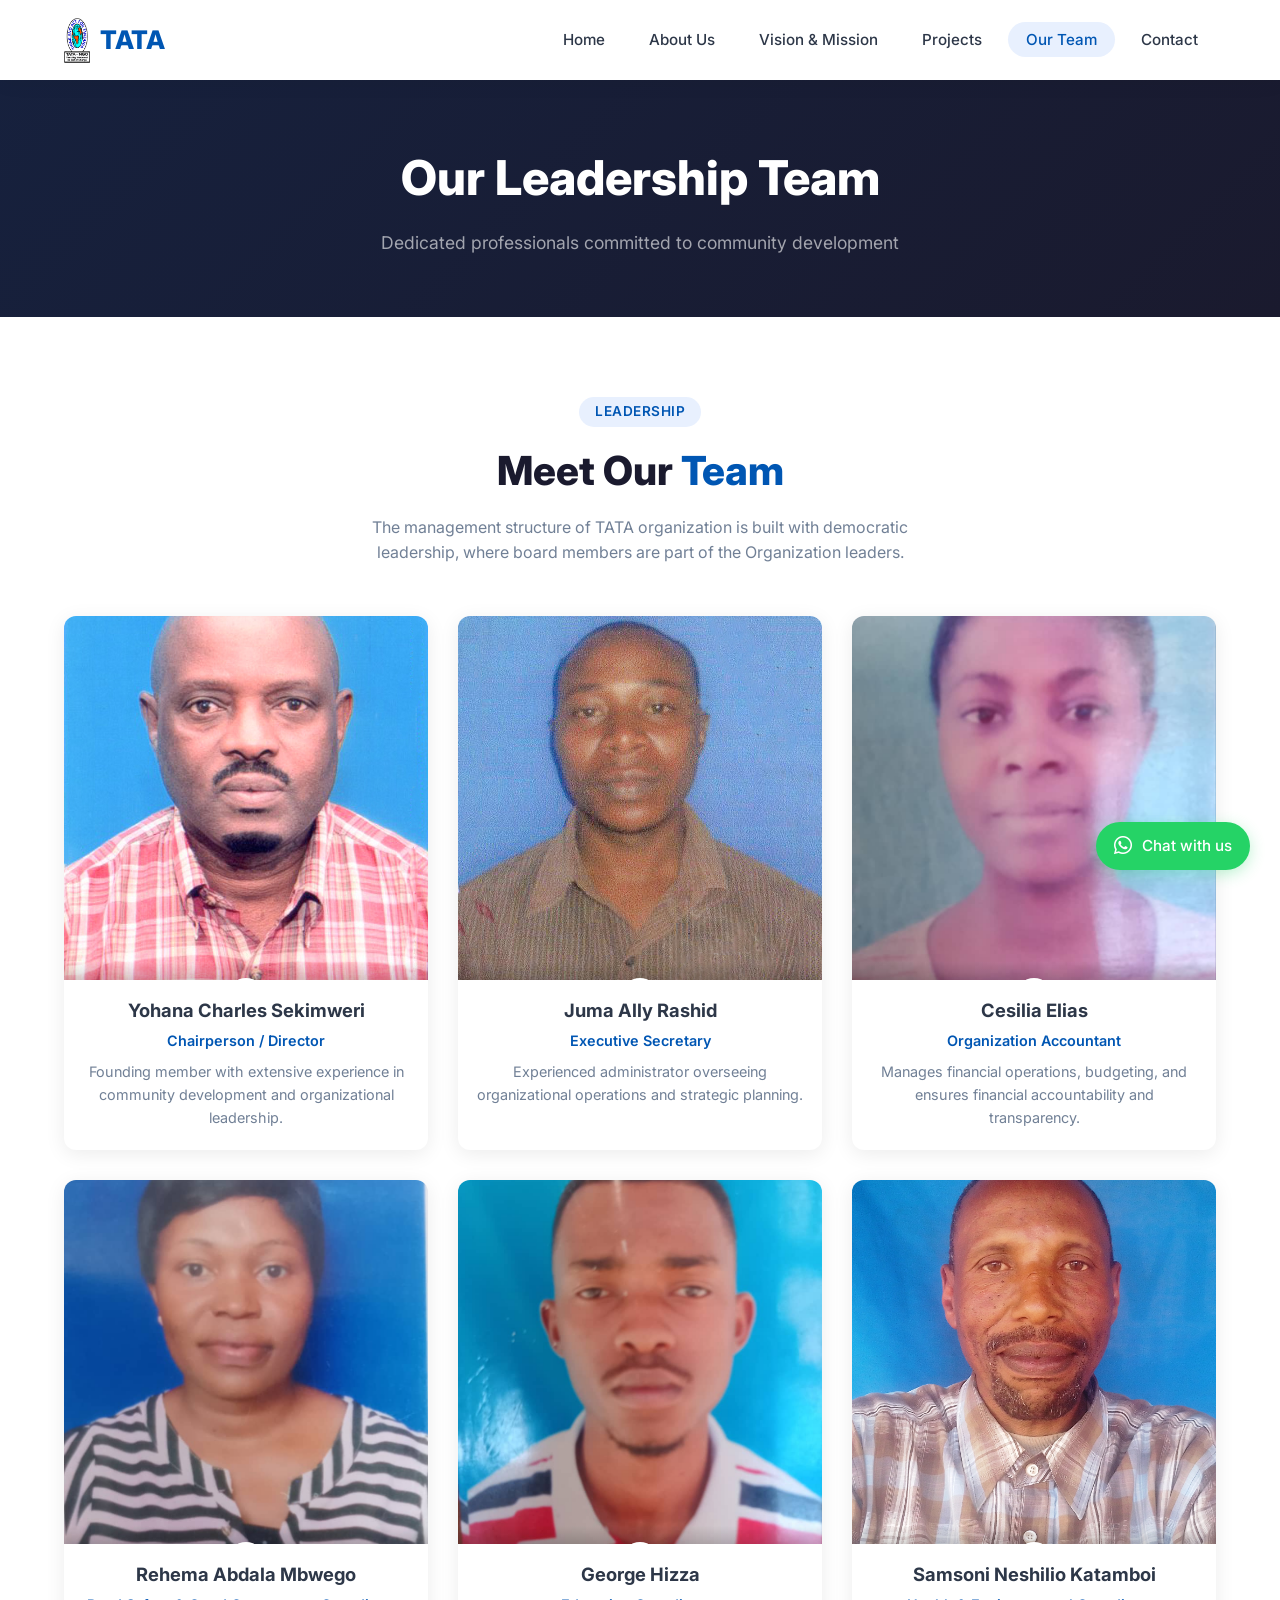
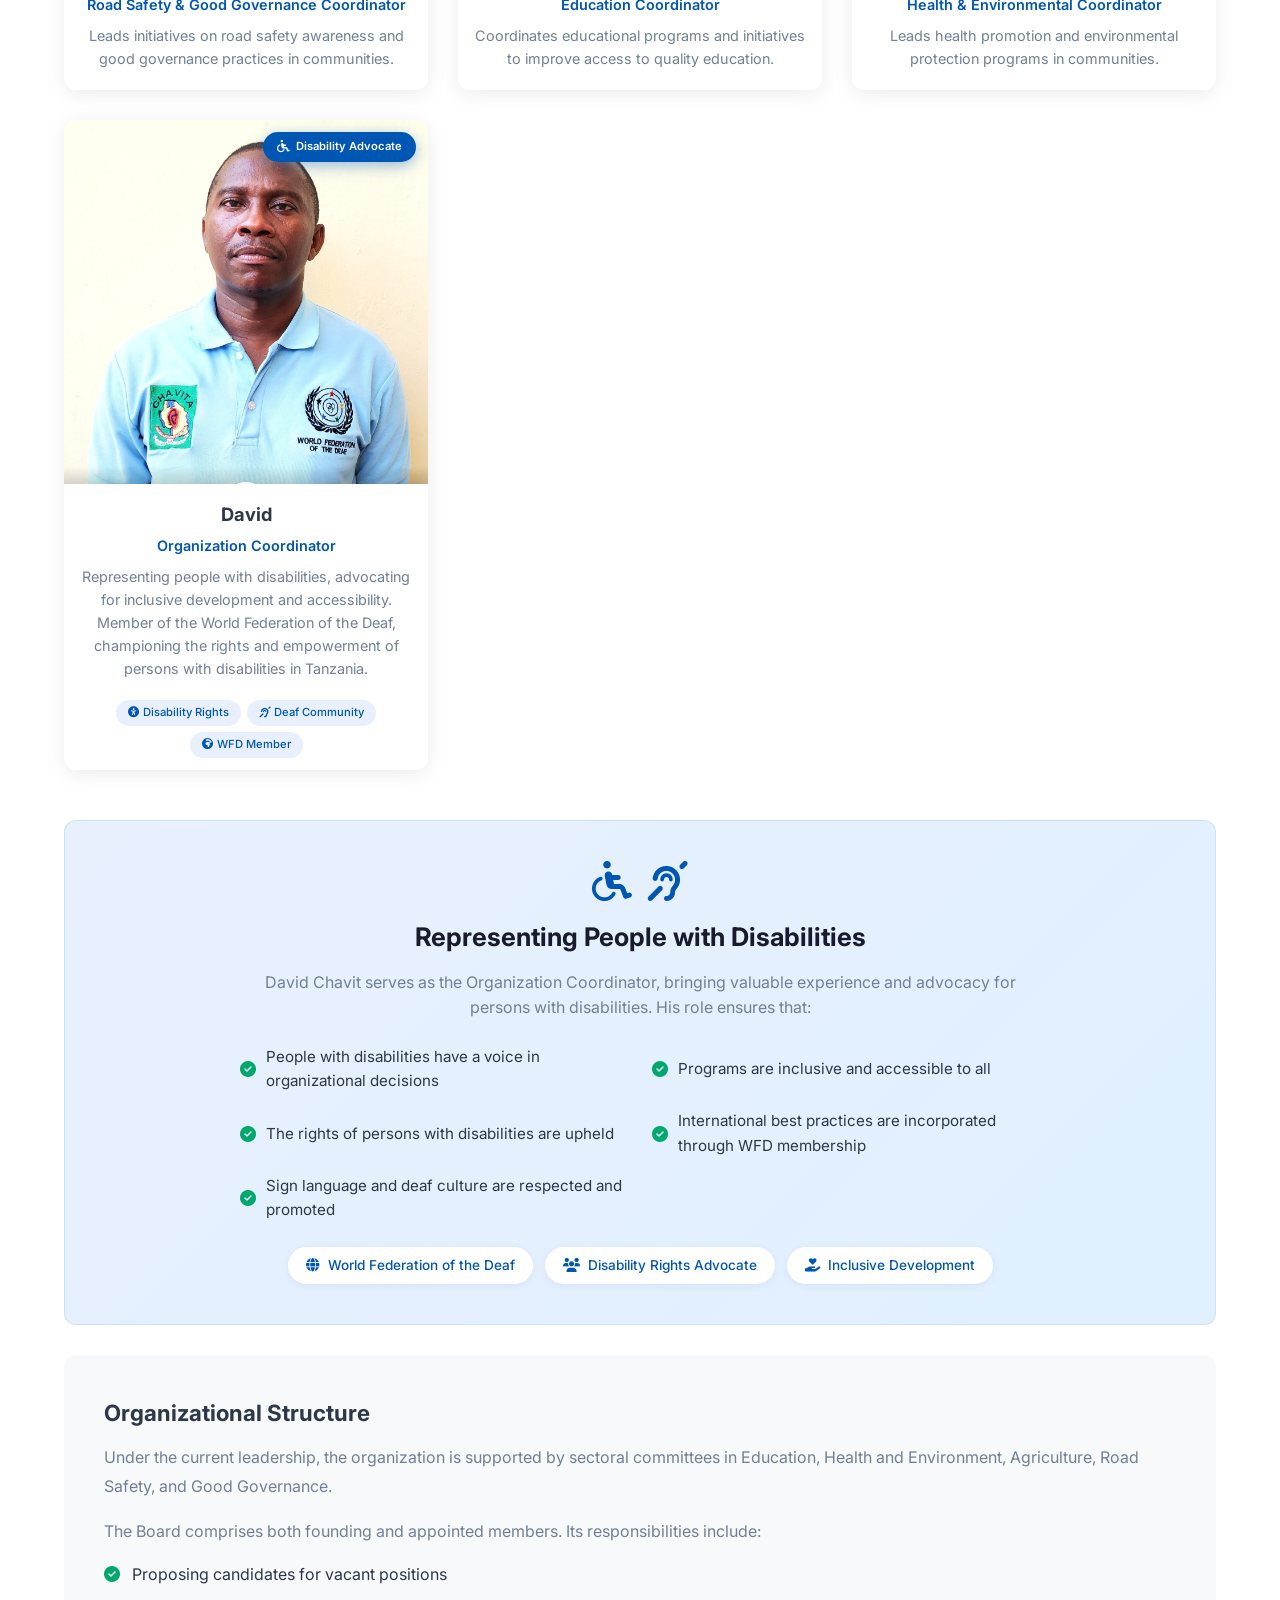
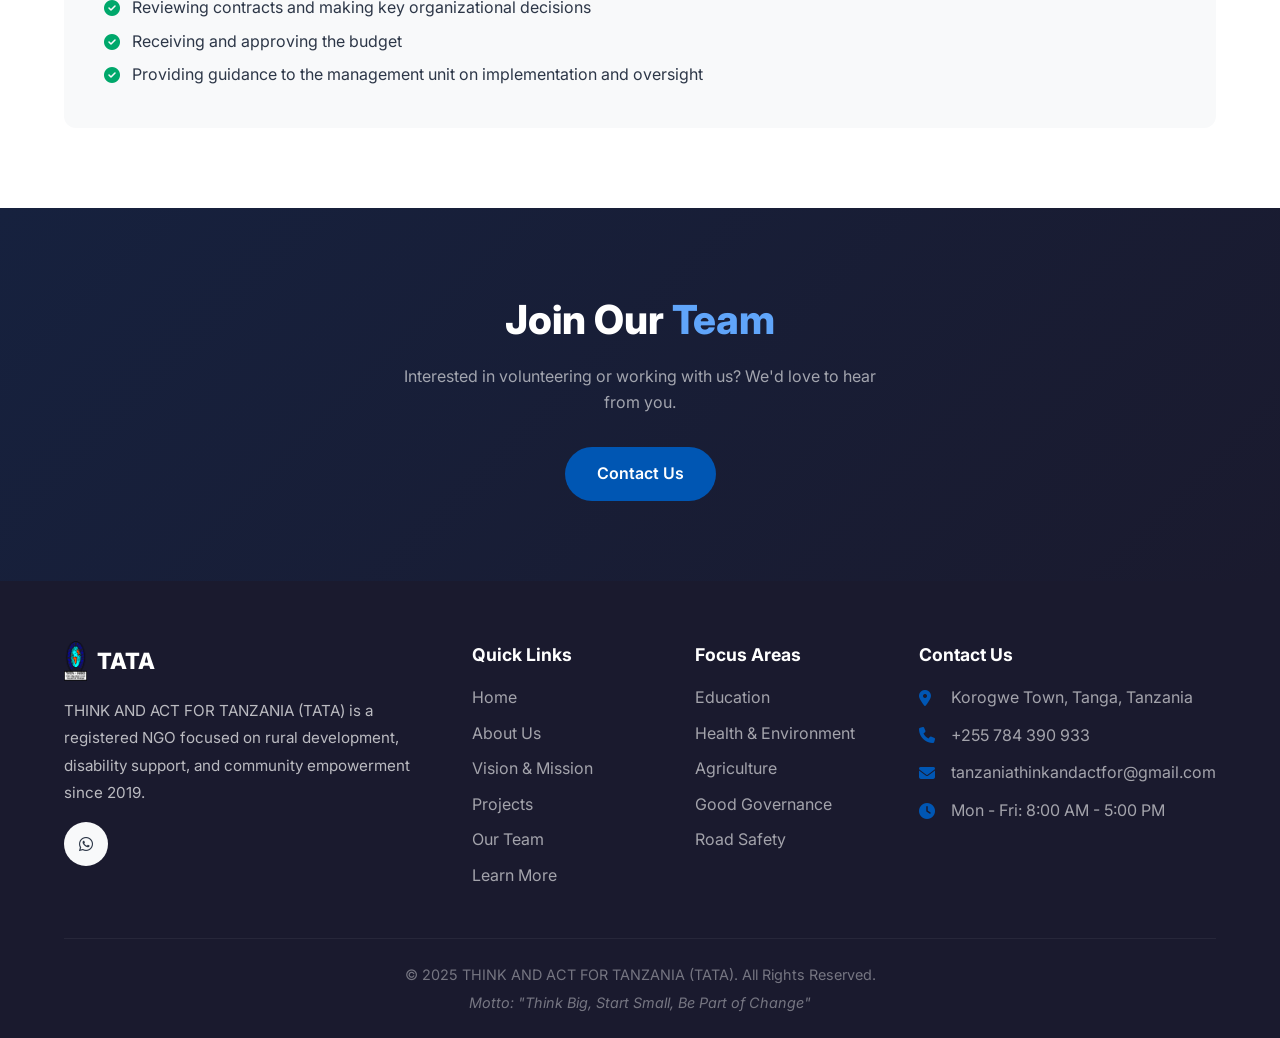
<file: team.html>
<!DOCTYPE html>
<html lang="en">
<head>
    <meta charset="UTF-8">
    <meta name="viewport" content="width=device-width, initial-scale=1.0">
    <meta name="description" content="Meet TATA's dedicated leadership team - experienced professionals committed to rural development and community empowerment.">
    <title>TATA - Our Team</title>
    <link rel="stylesheet" href="style.css">
    <link rel="stylesheet" href="https://cdnjs.cloudflare.com/ajax/libs/font-awesome/6.4.0/css/all.min.css">
    <link href="https://fonts.googleapis.com/css2?family=Inter:wght@300;400;500;600;700;800;900&display=swap" rel="stylesheet">
</head>
<body>
    <!-- Header -->
    <header id="header">
        <nav class="navbar">
            <div class="container">
                <div class="nav-wrapper">
                    <div class="logo">
                        <img src="nembo.png" alt="TATA Logo">
                        <span>TATA</span>
                    </div>
                    <button class="menu-toggle" aria-label="Toggle navigation">
                        <span></span>
                        <span></span>
                        <span></span>
                    </button>
                    <ul class="nav-menu">
                        <li><a href="index.html">Home</a></li>
                        <li><a href="about.html">About Us</a></li>
                        <li><a href="vision-mission.html">Vision & Mission</a></li>
                        <li><a href="projects.html">Projects</a></li>
                        <li><a href="team.html" class="active">Our Team</a></li>
                        <li><a href="contact.html">Contact</a></li>
                    </ul>
                </div>
            </div>
        </nav>
    </header>

    <!-- Page Hero -->
    <section class="page-hero">
        <div class="container">
            <h1>Our Leadership Team</h1>
            <p>Dedicated professionals committed to community development</p>
        </div>
    </section>

    <!-- Team Section -->
    <section class="team-section">
        <div class="container">
            <div class="section-header">
                <span class="section-tag">Leadership</span>
                <h2>Meet Our <span>Team</span></h2>
                <p>The management structure of TATA organization is built with democratic leadership, where board members are part of the Organization leaders.</p>
            </div>

            <div class="team-grid">
                <!-- Member 1: Chairperson -->
                <div class="team-member">
                    <div class="member-image">
                        <img src="1.jpg" alt="Yohana Charles Sekimweri">
                        <div class="member-social">
                            <a href="https://wa.me/255784390933" target="_blank" rel="noopener noreferrer" aria-label="WhatsApp"><i class="fab fa-whatsapp"></i></a>
                        </div>
                    </div>
                    <h3>Yohana Charles Sekimweri</h3>
                    <p class="member-role">Chairperson / Director</p>
                    <p class="member-bio">Founding member with extensive experience in community development and organizational leadership.</p>
                </div>

                <!-- Member 2: Executive Secretary -->
                <div class="team-member">
                    <div class="member-image">
                        <img src="6.jpg" alt="Juma Ally Rashid">
                        <div class="member-social">
                            <a href="https://wa.me/255784390933" target="_blank" rel="noopener noreferrer" aria-label="WhatsApp"><i class="fab fa-whatsapp"></i></a>
                        </div>
                    </div>
                    <h3>Juma Ally Rashid</h3>
                    <p class="member-role">Executive Secretary</p>
                    <p class="member-bio">Experienced administrator overseeing organizational operations and strategic planning.</p>
                </div>

                <!-- Member 3: Accountant -->
                <div class="team-member">
                    <div class="member-image">
                        <img src="cesilia.jpg" alt="Cesilia Elias">
                        <div class="member-social">
                            <a href="https://wa.me/255784390933" target="_blank" rel="noopener noreferrer" aria-label="WhatsApp"><i class="fab fa-whatsapp"></i></a>
                        </div>
                    </div>
                    <h3>Cesilia Elias</h3>
                    <p class="member-role">Organization Accountant</p>
                    <p class="member-bio">Manages financial operations, budgeting, and ensures financial accountability and transparency.</p>
                </div>

                <!-- Member 4: Road Safety Coordinator -->
                <div class="team-member">
                    <div class="member-image">
                        <img src="kula.jpg" alt="Rehema Abdala Mbwego">
                        <div class="member-social">
                            <a href="https://wa.me/255784390933" target="_blank" rel="noopener noreferrer" aria-label="WhatsApp"><i class="fab fa-whatsapp"></i></a>
                        </div>
                    </div>
                    <h3>Rehema Abdala Mbwego</h3>
                    <p class="member-role">Road Safety & Good Governance Coordinator</p>
                    <p class="member-bio">Leads initiatives on road safety awareness and good governance practices in communities.</p>
                </div>

                <!-- Member 5: Education Coordinator -->
                <div class="team-member">
                    <div class="member-image">
                        <img src="george.jpg" alt="George Hizza">
                        <div class="member-social">
                            <a href="https://wa.me/255784390933" target="_blank" rel="noopener noreferrer" aria-label="WhatsApp"><i class="fab fa-whatsapp"></i></a>
                        </div>
                    </div>
                    <h3>George Hizza</h3>
                    <p class="member-role">Education Coordinator</p>
                    <p class="member-bio">Coordinates educational programs and initiatives to improve access to quality education.</p>
                </div>

                <!-- Member 6: Health & Environment Coordinator -->
                <div class="team-member">
                    <div class="member-image">
                        <img src="SAMSONI%20NESHILIO%20KATAMBOI.jpg" alt="Samsoni Neshilio Katamboi">
                        <div class="member-social">
                            <a href="https://wa.me/255784390933" target="_blank" rel="noopener noreferrer" aria-label="WhatsApp"><i class="fab fa-whatsapp"></i></a>
                        </div>
                    </div>
                    <h3>Samsoni Neshilio Katamboi</h3>
                    <p class="member-role">Health & Environmental Coordinator</p>
                    <p class="member-bio">Leads health promotion and environmental protection programs in communities.</p>
                </div>

                <!-- Member 7: NEW - Organization Coordinator (Representing People with Disabilities) -->
                <div class="team-member">
                    <div class="member-image">
                        <img src="david.jpg" alt="David Chavit">
                        <div class="member-social">
                            <a href="https://wa.me/255784390933" target="_blank" rel="noopener noreferrer" aria-label="WhatsApp"><i class="fab fa-whatsapp"></i></a>
                        </div>
                        <!-- Badge for representation -->
                        <div class="member-badge">
                            <i class="fas fa-wheelchair"></i>
                            <span>Disability Advocate</span>
                        </div>
                    </div>
                    <h3>David </h3>
                    <p class="member-role">Organization Coordinator</p>
                    <p class="member-bio">Representing people with disabilities, advocating for inclusive development and accessibility. Member of the World Federation of the Deaf, championing the rights and empowerment of persons with disabilities in Tanzania.</p>
                    <!-- Special tags -->
                    <div class="member-tags">
                        <span class="tag"><i class="fas fa-universal-access"></i> Disability Rights</span>
                        <span class="tag"><i class="fas fa-deaf"></i> Deaf Community</span>
                        <span class="tag"><i class="fas fa-globe-africa"></i> WFD Member</span>
                    </div>
                </div>
            </div>

            <!-- New Section: Disability Representation -->
            <div class="representation-section">
                <div class="representation-content">
                    <div class="rep-icon">
                        <i class="fas fa-wheelchair"></i>
                        <i class="fas fa-deaf"></i>
                    </div>
                    <h3>Representing People with Disabilities</h3>
                    <p>David Chavit serves as the Organization Coordinator, bringing valuable experience and advocacy for persons with disabilities. His role ensures that:</p>
                    <ul>
                        <li><i class="fas fa-check-circle"></i> People with disabilities have a voice in organizational decisions</li>
                        <li><i class="fas fa-check-circle"></i> Programs are inclusive and accessible to all</li>
                        <li><i class="fas fa-check-circle"></i> The rights of persons with disabilities are upheld</li>
                        <li><i class="fas fa-check-circle"></i> International best practices are incorporated through WFD membership</li>
                        <li><i class="fas fa-check-circle"></i> Sign language and deaf culture are respected and promoted</li>
                    </ul>
                    <div class="rep-badges">
                        <span class="rep-badge"><i class="fas fa-globe"></i> World Federation of the Deaf</span>
                        <span class="rep-badge"><i class="fas fa-users"></i> Disability Rights Advocate</span>
                        <span class="rep-badge"><i class="fas fa-hand-holding-heart"></i> Inclusive Development</span>
                    </div>
                </div>
            </div>

            <div class="team-structure">
                <div class="structure-content">
                    <h3>Organizational Structure</h3>
                    <p>Under the current leadership, the organization is supported by sectoral committees in Education, Health and Environment, Agriculture, Road Safety, and Good Governance.</p>
                    <p>The Board comprises both founding and appointed members. Its responsibilities include:</p>
                    <ul>
                        <li><i class="fas fa-check-circle"></i> Proposing candidates for vacant positions</li>
                        <li><i class="fas fa-check-circle"></i> Reviewing contracts and making key organizational decisions</li>
                        <li><i class="fas fa-check-circle"></i> Receiving and approving the budget</li>
                        <li><i class="fas fa-check-circle"></i> Providing guidance to the management unit on implementation and oversight</li>
                    </ul>
                </div>
            </div>
        </div>
    </section>

    <!-- CTA -->
    <section class="cta-section">
        <div class="container">
            <div class="cta-content">
                <h2>Join Our <span>Team</span></h2>
                <p>Interested in volunteering or working with us? We'd love to hear from you.</p>
                <a href="contact.html" class="btn btn-primary">Contact Us</a>
            </div>
        </div>
    </section>

    <!-- Footer -->
    <footer>
        <div class="container">
            <div class="footer-grid">
                <div class="footer-about">
                    <div class="footer-logo">
                        <img src="nembo.png" alt="TATA Logo">
                        <span>TATA</span>
                    </div>
                    <p>THINK AND ACT FOR TANZANIA (TATA) is a registered NGO focused on rural development, disability support, and community empowerment since 2019.</p>
                    <div class="social-links">
                        <a href="https://wa.me/255784390933" target="_blank" rel="noopener noreferrer" aria-label="WhatsApp"><i class="fab fa-whatsapp"></i></a>
                    </div>
                </div>
                <div class="footer-links">
                    <h3>Quick Links</h3>
                    <ul>
                        <li><a href="index.html">Home</a></li>
                        <li><a href="about.html">About Us</a></li>
                        <li><a href="vision-mission.html">Vision & Mission</a></li>
                        <li><a href="projects.html">Projects</a></li>
                        <li><a href="team.html">Our Team</a></li>
                        <li><a href="learn-more.html">Learn More</a></li>
                    </ul>
                </div>
                <div class="footer-links">
                    <h3>Focus Areas</h3>
                    <ul>
                        <li><a href="projects.html#education">Education</a></li>
                        <li><a href="projects.html#health">Health & Environment</a></li>
                        <li><a href="projects.html#agriculture">Agriculture</a></li>
                        <li><a href="projects.html#governance">Good Governance</a></li>
                        <li><a href="projects.html#safety">Road Safety</a></li>
                    </ul>
                </div>
                <div class="footer-contact">
                    <h3>Contact Us</h3>
                    <ul>
                        <li><i class="fas fa-map-marker-alt"></i> Korogwe Town, Tanga, Tanzania</li>
                        <li><i class="fas fa-phone"></i> +255 784 390 933</li>
                        <li><i class="fas fa-envelope"></i> tanzaniathinkandactfor@gmail.com</li>
                        <li><i class="fas fa-clock"></i> Mon - Fri: 8:00 AM - 5:00 PM</li>
                    </ul>
                </div>
            </div>
            <div class="footer-bottom">
                <p>&copy; 2025 THINK AND ACT FOR TANZANIA (TATA). All Rights Reserved.</p>
                <p>Motto: <em>"Think Big, Start Small, Be Part of Change"</em></p>
            </div>
        </div>
    </footer>

    <!-- Additional CSS for David's card and representation section -->
    <style>
        /* Badge on member card */
        .member-image {
            position: relative;
            overflow: hidden;
            padding-top: 100%;
        }

        .member-image img {
            position: absolute;
            top: 0;
            left: 0;
            width: 100%;
            height: 100%;
            object-fit: cover;
        }

        .member-badge {
            position: absolute;
            top: 12px;
            right: 12px;
            background: var(--primary);
            color: white;
            padding: 6px 14px;
            border-radius: 50px;
            font-size: 0.7rem;
            font-weight: 600;
            display: flex;
            align-items: center;
            gap: 6px;
            box-shadow: 0 4px 15px rgba(0, 86, 179, 0.4);
            z-index: 2;
        }

        .member-badge i {
            font-size: 0.8rem;
        }

        .member-tags {
            display: flex;
            flex-wrap: wrap;
            gap: 6px;
            padding: 0 16px 12px;
            justify-content: center;
        }

        .member-tags .tag {
            background: var(--primary-light);
            color: var(--primary);
            padding: 4px 12px;
            border-radius: 50px;
            font-size: 0.7rem;
            font-weight: 500;
            display: inline-flex;
            align-items: center;
            gap: 4px;
        }

        .member-tags .tag i {
            font-size: 0.7rem;
        }

        /* Representation Section */
        .representation-section {
            margin: 50px 0 30px;
            background: linear-gradient(135deg, var(--primary-light), #e0f0ff);
            border-radius: var(--radius);
            padding: 40px;
            border: 1px solid rgba(0, 86, 179, 0.1);
        }

        .representation-content {
            max-width: 800px;
            margin: 0 auto;
        }

        .rep-icon {
            display: flex;
            gap: 16px;
            justify-content: center;
            font-size: 2.5rem;
            color: var(--primary);
            margin-bottom: 16px;
        }

        .representation-content h3 {
            text-align: center;
            font-size: 1.6rem;
            color: var(--dark);
            margin-bottom: 12px;
        }

        .representation-content p {
            text-align: center;
            color: var(--text-light);
            margin-bottom: 20px;
        }

        .representation-content ul {
            display: grid;
            grid-template-columns: 1fr 1fr;
            gap: 8px 24px;
            margin-bottom: 20px;
        }

        .representation-content ul li {
            display: flex;
            align-items: center;
            gap: 10px;
            color: var(--text);
            font-size: 0.95rem;
            padding: 4px 0;
        }

        .representation-content ul li i {
            color: var(--secondary);
            font-size: 1rem;
        }

        .rep-badges {
            display: flex;
            flex-wrap: wrap;
            gap: 12px;
            justify-content: center;
            margin-top: 16px;
        }

        .rep-badge {
            background: var(--white);
            padding: 8px 18px;
            border-radius: 50px;
            font-size: 0.85rem;
            font-weight: 500;
            color: var(--primary);
            box-shadow: 0 2px 10px rgba(0, 0, 0, 0.06);
            display: inline-flex;
            align-items: center;
            gap: 8px;
        }

        .rep-badge i {
            color: var(--primary);
        }

        @media (max-width: 768px) {
            .member-badge {
                font-size: 0.6rem;
                padding: 4px 10px;
            }

            .member-badge i {
                font-size: 0.7rem;
            }

            .representation-content ul {
                grid-template-columns: 1fr;
            }

            .rep-icon {
                font-size: 2rem;
            }

            .representation-content h3 {
                font-size: 1.3rem;
            }

            .representation-section {
                padding: 24px;
            }
        }
    </style>

    <script src="main.js"></script>
    
    <div class="whatsapp-float">
        <a href="https://wa.me/255784390933" target="_blank" rel="noopener noreferrer">
            <i class="fab fa-whatsapp"></i>
            <span>Chat with us</span>
        </a>
</body>
</html>
</file>
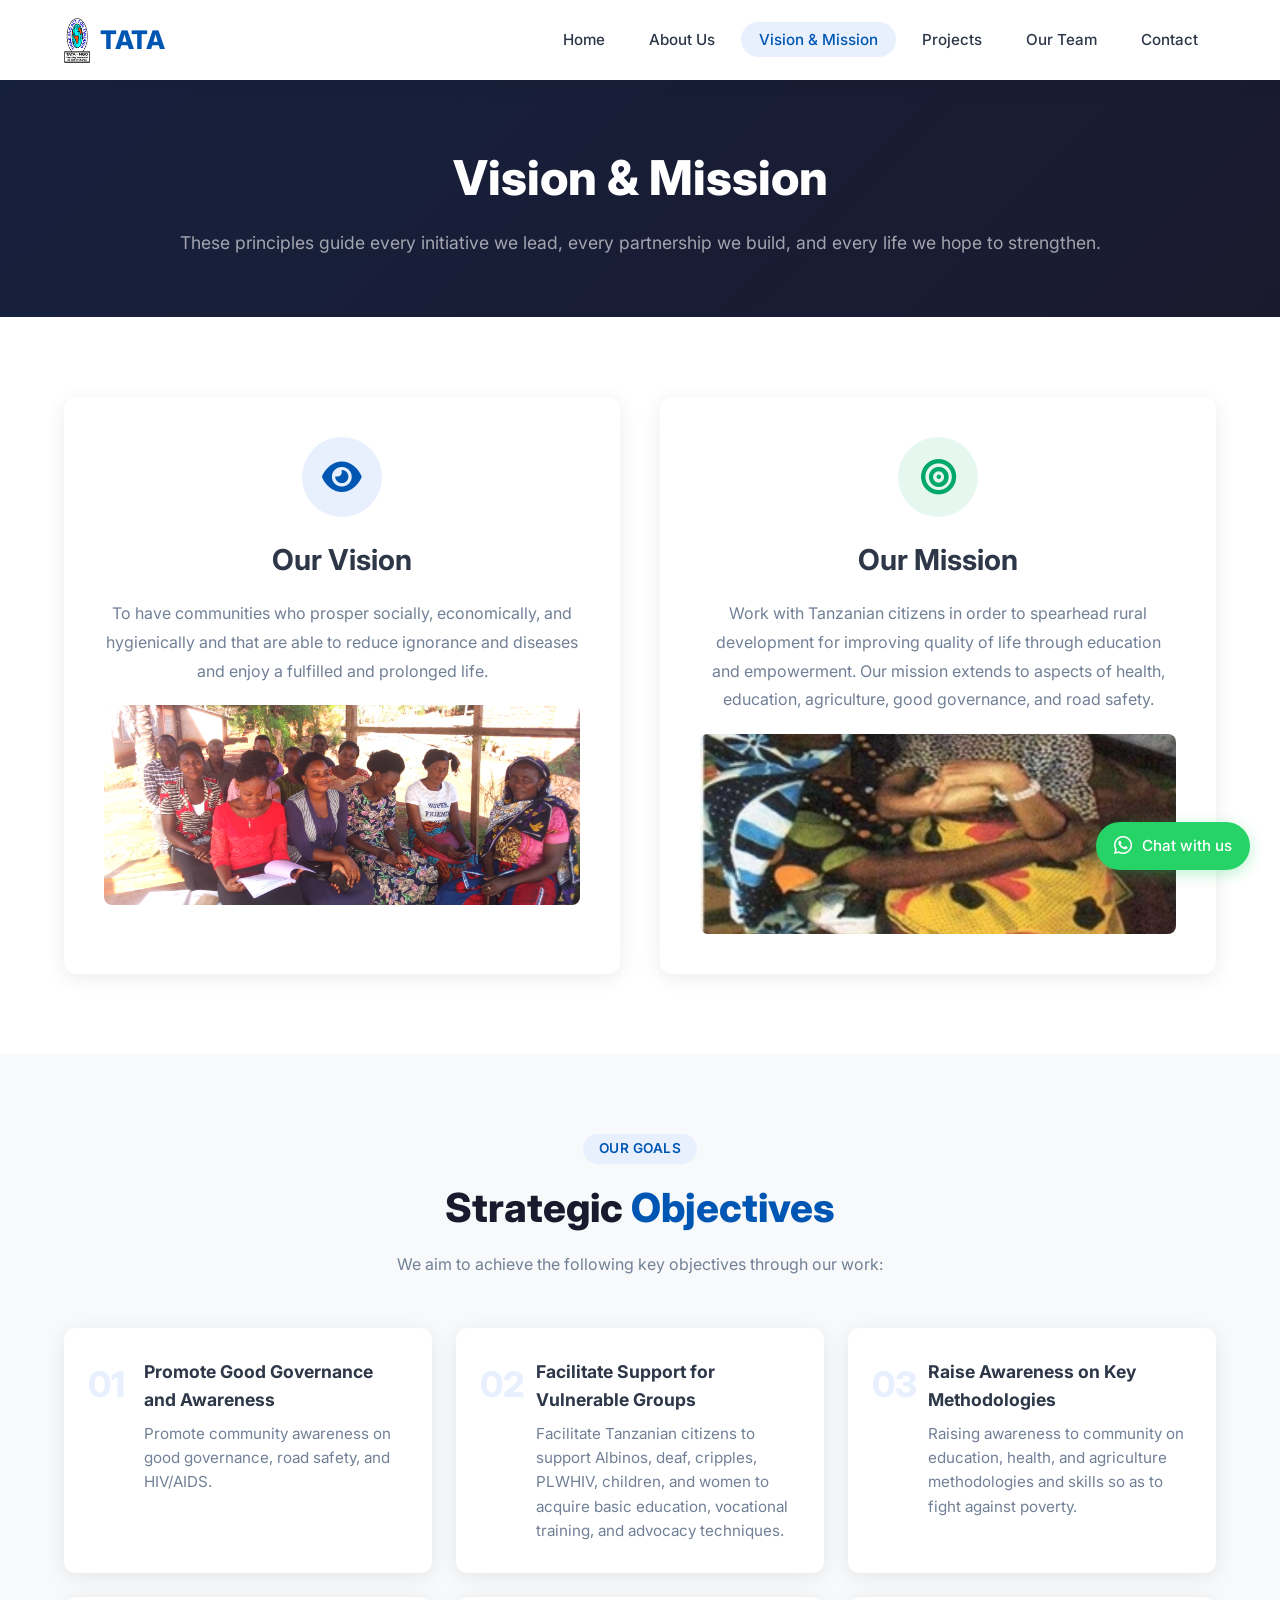
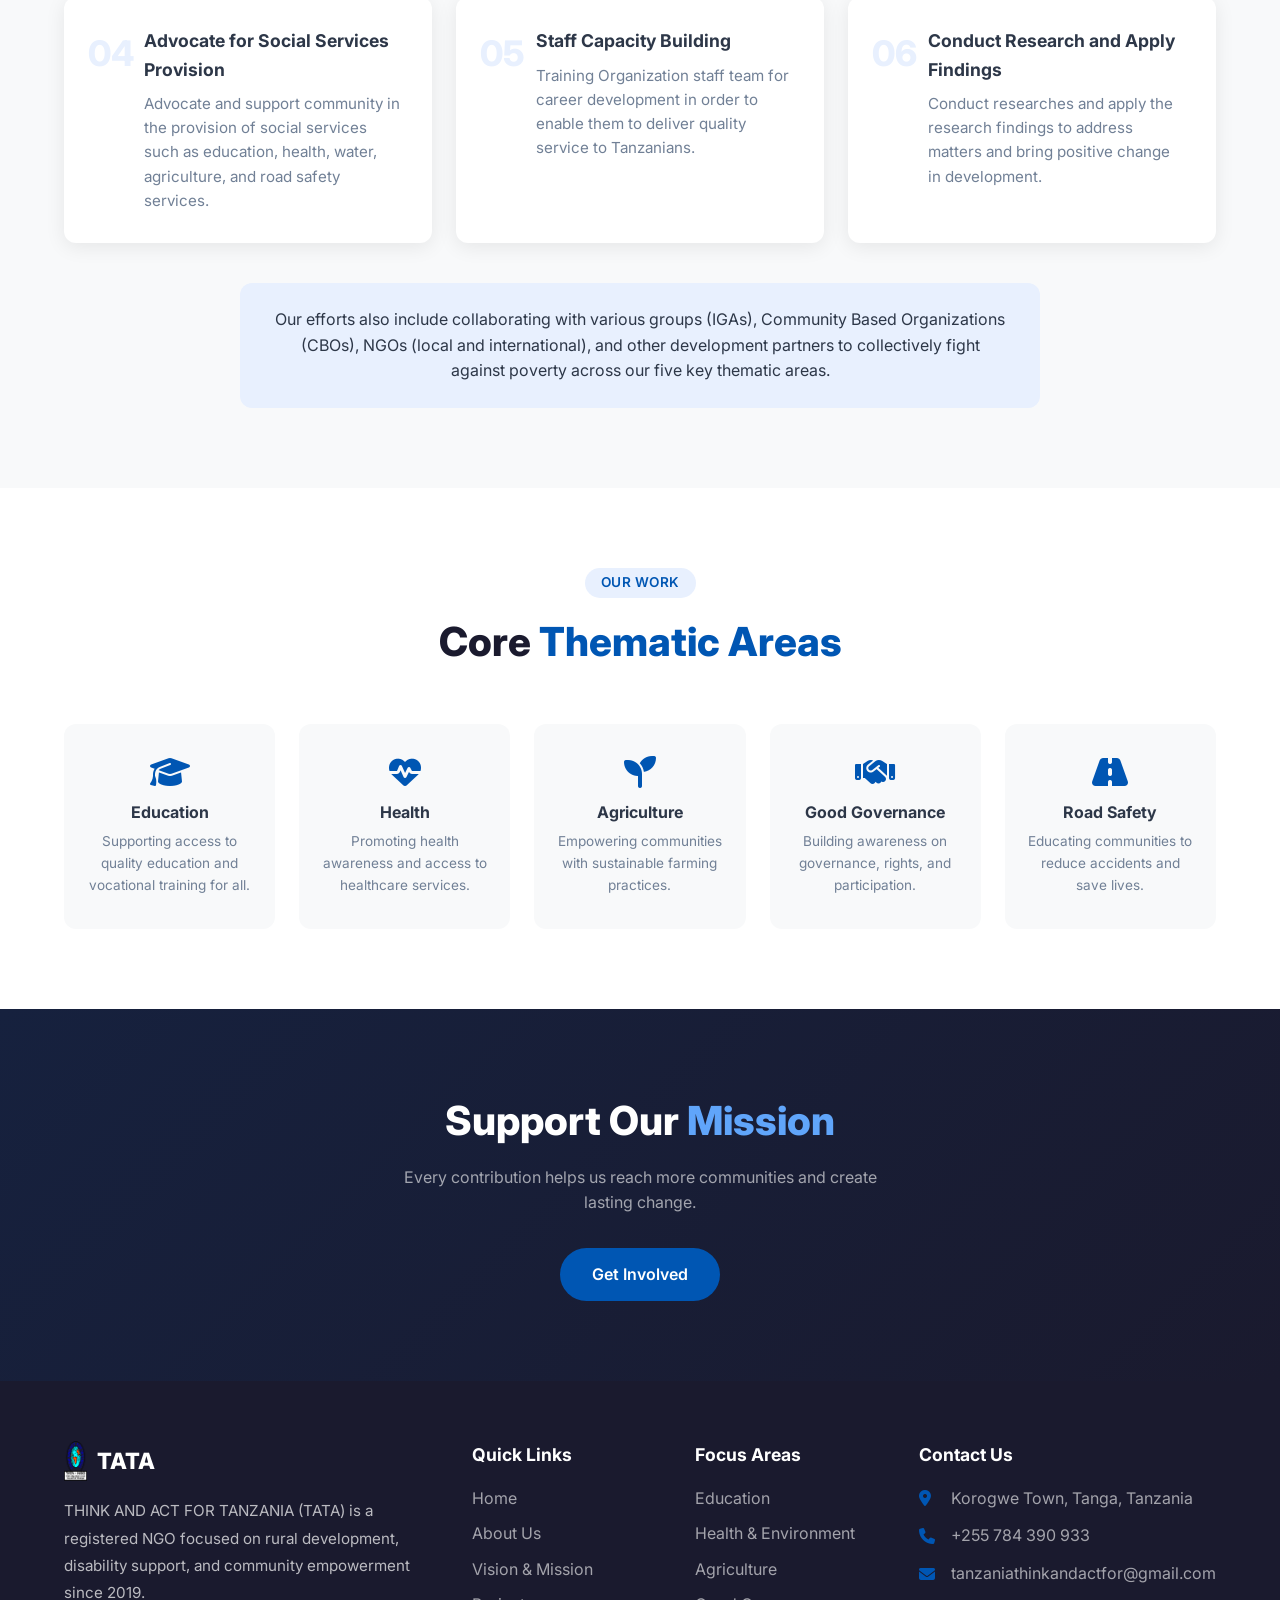
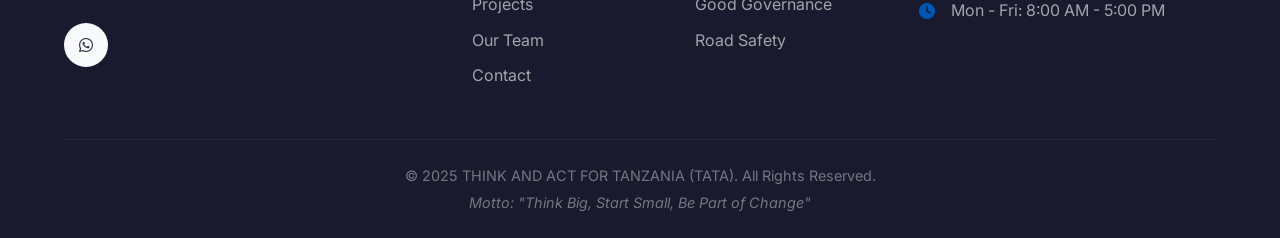
<file: vision-mission.html>
<!DOCTYPE html>
<html lang="en">
<head>
    <meta charset="UTF-8">
    <meta name="viewport" content="width=device-width, initial-scale=1.0">
    <meta name="description" content="Discover TATA's Vision and Mission - our commitment to community development and empowerment in Tanzania.">
    <title>TATA - Vision & Mission</title>
    <link rel="stylesheet" href="style.css">
    <link rel="stylesheet" href="https://cdnjs.cloudflare.com/ajax/libs/font-awesome/6.4.0/css/all.min.css">
    <link href="https://fonts.googleapis.com/css2?family=Inter:wght@300;400;500;600;700;800;900&display=swap" rel="stylesheet">
</head>
<body>
    <!-- Header -->
    <header id="header">
        <nav class="navbar">
            <div class="container">
                <div class="nav-wrapper">
                    <div class="logo">
                        <img src="nembo.png" alt="TATA Logo">
                        <span>TATA</span>
                    </div>
                    <button class="menu-toggle" aria-label="Toggle navigation">
                        <span></span>
                        <span></span>
                        <span></span>
                    </button>
                    <ul class="nav-menu">
    <li><a href="index.html">Home</a></li>
    <li><a href="about.html">About Us</a></li>
    <li><a href="vision-mission.html">Vision & Mission</a></li>
    <li><a href="projects.html">Projects</a></li>
    <li><a href="team.html">Our Team</a></li>
    <li><a href="contact.html">Contact</a></li>
</ul>
                </div>
            </div>
        </nav>
    </header>

    <!-- Page Hero -->
    <section class="page-hero">
        <div class="container">
            <h1>Vision & Mission</h1>
            <p>These principles guide every initiative we lead, every partnership we build, and every life we hope to strengthen.</p>
        </div>
    </section>

    <!-- Vision & Mission -->
    <section class="vm-section">
        <div class="container">
            <div class="vm-grid">
                <div class="vm-card vision-card">
                    <div class="vm-icon"><i class="fas fa-eye"></i></div>
                    <h2>Our Vision</h2>
                    <p>To have communities who prosper socially, economically, and hygienically and that are able to reduce ignorance and diseases and enjoy a fulfilled and prolonged life.</p>
                    <div class="vm-image">
                        <img src="commu.jpg" alt="Thriving Community">
                    </div>
                </div>
                <div class="vm-card mission-card">
                    <div class="vm-icon"><i class="fas fa-bullseye"></i></div>
                    <h2>Our Mission</h2>
                    <p>Work with Tanzanian citizens in order to spearhead rural development for improving quality of life through education and empowerment. Our mission extends to aspects of health, education, agriculture, good governance, and road safety.</p>
                    <div class="vm-image">
                        <img src="aware1.jpeg" alt="Community Empowerment">
                    </div>
                </div>
            </div>
        </div>
    </section>

    <!-- Objectives -->
    <section class="objectives-section">
        <div class="container">
            <div class="section-header">
                <span class="section-tag">Our Goals</span>
                <h2>Strategic <span>Objectives</span></h2>
                <p>We aim to achieve the following key objectives through our work:</p>
            </div>
            <div class="objectives-grid">
                <div class="objective-card">
                    <div class="objective-number">01</div>
                    <h3>Promote Good Governance and Awareness</h3>
                    <p>Promote community awareness on good governance, road safety, and HIV/AIDS.</p>
                </div>
                <div class="objective-card">
                    <div class="objective-number">02</div>
                    <h3>Facilitate Support for Vulnerable Groups</h3>
                    <p>Facilitate Tanzanian citizens to support Albinos, deaf, cripples, PLWHIV, children, and women to acquire basic education, vocational training, and advocacy techniques.</p>
                </div>
                <div class="objective-card">
                    <div class="objective-number">03</div>
                    <h3>Raise Awareness on Key Methodologies</h3>
                    <p>Raising awareness to community on education, health, and agriculture methodologies and skills so as to fight against poverty.</p>
                </div>
                <div class="objective-card">
                    <div class="objective-number">04</div>
                    <h3>Advocate for Social Services Provision</h3>
                    <p>Advocate and support community in the provision of social services such as education, health, water, agriculture, and road safety services.</p>
                </div>
                <div class="objective-card">
                    <div class="objective-number">05</div>
                    <h3>Staff Capacity Building</h3>
                    <p>Training Organization staff team for career development in order to enable them to deliver quality service to Tanzanians.</p>
                </div>
                <div class="objective-card">
                    <div class="objective-number">06</div>
                    <h3>Conduct Research and Apply Findings</h3>
                    <p>Conduct researches and apply the research findings to address matters and bring positive change in development.</p>
                </div>
            </div>
            <div class="objectives-note">
                <p>Our efforts also include collaborating with various groups (IGAs), Community Based Organizations (CBOs), NGOs (local and international), and other development partners to collectively fight against poverty across our five key thematic areas.</p>
            </div>
        </div>
    </section>

    <!-- Core Themes -->
    <section class="themes-section">
        <div class="container">
            <div class="section-header">
                <span class="section-tag">Our Work</span>
                <h2>Core <span>Thematic Areas</span></h2>
            </div>
            <div class="themes-grid">
                <div class="theme-card">
                    <i class="fas fa-graduation-cap"></i>
                    <h3>Education</h3>
                    <p>Supporting access to quality education and vocational training for all.</p>
                </div>
                <div class="theme-card">
                    <i class="fas fa-heartbeat"></i>
                    <h3>Health</h3>
                    <p>Promoting health awareness and access to healthcare services.</p>
                </div>
                <div class="theme-card">
                    <i class="fas fa-seedling"></i>
                    <h3>Agriculture</h3>
                    <p>Empowering communities with sustainable farming practices.</p>
                </div>
                <div class="theme-card">
                    <i class="fas fa-handshake"></i>
                    <h3>Good Governance</h3>
                    <p>Building awareness on governance, rights, and participation.</p>
                </div>
                <div class="theme-card">
                    <i class="fas fa-road"></i>
                    <h3>Road Safety</h3>
                    <p>Educating communities to reduce accidents and save lives.</p>
                </div>
            </div>
        </div>
    </section>

    <!-- CTA -->
    <section class="cta-section">
        <div class="container">
            <div class="cta-content">
                <h2>Support Our <span>Mission</span></h2>
                <p>Every contribution helps us reach more communities and create lasting change.</p>
                <a href="contact.html" class="btn btn-primary">Get Involved</a>
            </div>
        </div>
    </section>

    <!-- Footer -->
    <footer>
        <div class="container">
            <div class="footer-grid">
                <div class="footer-about">
                    <div class="footer-logo">
                        <img src="nembo.png" alt="TATA Logo">
                        <span>TATA</span>
                    </div>
                    <p>THINK AND ACT FOR TANZANIA (TATA) is a registered NGO focused on rural development, disability support, and community empowerment since 2019.</p>
                    <div class="social-links">
                        <a href="https://wa.me/255784390933" target="_blank" rel="noopener noreferrer" aria-label="WhatsApp"><i class="fab fa-whatsapp"></i></a>
                    </div>
                </div>
                <div class="footer-links">
                    <h3>Quick Links</h3>
                    <ul>
                        <li><a href="index.html">Home</a></li>
                        <li><a href="about.html">About Us</a></li>
                        <li><a href="vision-mission.html">Vision & Mission</a></li>
                        <li><a href="projects.html">Projects</a></li>
                        <li><a href="team.html">Our Team</a></li>
                        <li><a href="contact.html">Contact</a></li>
                    </ul>
                </div>
                <div class="footer-links">
                    <h3>Focus Areas</h3>
                    <ul>
                        <li><a href="projects.html#education">Education</a></li>
                        <li><a href="projects.html#health">Health & Environment</a></li>
                        <li><a href="projects.html#agriculture">Agriculture</a></li>
                        <li><a href="projects.html#governance">Good Governance</a></li>
                        <li><a href="projects.html#safety">Road Safety</a></li>
                    </ul>
                </div>
                <div class="footer-contact">
                    <h3>Contact Us</h3>
                    <ul>
                        <li><i class="fas fa-map-marker-alt"></i> Korogwe Town, Tanga, Tanzania</li>
                        <li><i class="fas fa-phone"></i> +255 784 390 933</li>
                        <li><i class="fas fa-envelope"></i> tanzaniathinkandactfor@gmail.com</li>
                        <li><i class="fas fa-clock"></i> Mon - Fri: 8:00 AM - 5:00 PM</li>
                    </ul>
                </div>
            </div>
            <div class="footer-bottom">
                <p>&copy; 2025 THINK AND ACT FOR TANZANIA (TATA). All Rights Reserved.</p>
                <p>Motto: <em>"Think Big, Start Small, Be Part of Change"</em></p>
            </div>
        </div>
    </footer>

    <script src="main.js"></script>

    <div class="whatsapp-float">
        <a href="https://wa.me/255784390933" target="_blank" rel="noopener noreferrer">
            <i class="fab fa-whatsapp"></i>
            <span>Chat with us</span>
        </a>
    </div>
</body>
</html>
</file>
<file: style.css>
/* ========================================
   CSS VARIABLES & RESET
   ======================================== */
:root {
    --primary: #0056b3;
    --primary-dark: #003d80;
    --primary-light: #e8f0fe;
    --secondary: #00a86b;
    --secondary-light: #e6f7f0;
    --accent: #ff6b35;
    --dark: #1a1a2e;
    --dark-secondary: #16213e;
    --gray: #6c757d;
    --gray-light: #f8f9fa;
    --gray-mid: #e9ecef;
    --white: #ffffff;
    --text: #2d3748;
    --text-light: #718096;
    --shadow: 0 4px 20px rgba(0, 0, 0, 0.08);
    --shadow-hover: 0 8px 40px rgba(0, 0, 0, 0.15);
    --radius: 12px;
    --transition: all 0.3s ease;
    --font: 'Inter', -apple-system, BlinkMacSystemFont, sans-serif;
}

* {
    margin: 0;
    padding: 0;
    box-sizing: border-box;
}

html {
    scroll-behavior: smooth;
}

body {
    font-family: var(--font);
    color: var(--text);
    background: var(--white);
    line-height: 1.6;
    overflow-x: hidden;
}

a {
    text-decoration: none;
    color: inherit;
    transition: var(--transition);
}

ul {
    list-style: none;
}

img {
    max-width: 100%;
    display: block;
}

.container {
    max-width: 1200px;
    margin: 0 auto;
    padding: 0 24px;
}

/* ========================================
   BUTTONS
   ======================================== */
.btn {
    display: inline-flex;
    align-items: center;
    gap: 8px;
    padding: 14px 32px;
    border-radius: 50px;
    font-weight: 600;
    font-size: 1rem;
    border: none;
    cursor: pointer;
    transition: var(--transition);
}

.btn-primary {
    background: var(--primary);
    color: var(--white);
}

.btn-primary:hover {
    background: var(--primary-dark);
    transform: translateY(-2px);
    box-shadow: 0 8px 25px rgba(0, 86, 179, 0.3);
}

.btn-secondary {
    background: var(--secondary);
    color: var(--white);
}

.btn-secondary:hover {
    background: #008f5a;
    transform: translateY(-2px);
    box-shadow: 0 8px 25px rgba(0, 168, 107, 0.3);
}

.btn-outline {
    background: transparent;
    color: var(--white);
    border: 2px solid var(--white);
}

.btn-outline:hover {
    background: var(--white);
    color: var(--primary);
}

.btn-outline-light {
    background: transparent;
    color: var(--white);
    border: 2px solid rgba(255, 255, 255, 0.4);
}

.btn-outline-light:hover {
    background: var(--white);
    color: var(--primary);
}

.btn-full {
    width: 100%;
    justify-content: center;
}

.btn-text {
    color: var(--primary);
    font-weight: 600;
    display: inline-flex;
    align-items: center;
    gap: 8px;
}

.btn-text:hover {
    gap: 12px;
}

/* ========================================
   SECTION HEADERS
   ======================================== */
.section-header {
    text-align: center;
    margin-bottom: 50px;
}

.section-tag {
    display: inline-block;
    background: var(--primary-light);
    color: var(--primary);
    padding: 4px 16px;
    border-radius: 50px;
    font-size: 0.85rem;
    font-weight: 600;
    letter-spacing: 0.5px;
    text-transform: uppercase;
    margin-bottom: 12px;
}

.section-header h2 {
    font-size: 2.5rem;
    font-weight: 800;
    color: var(--dark);
    margin-bottom: 12px;
}

.section-header h2 span {
    color: var(--primary);
}

.section-header p {
    color: var(--text-light);
    max-width: 600px;
    margin: 0 auto;
}

/* ========================================
   HEADER / NAVIGATION
   ======================================== */
header {
    background: var(--white);
    box-shadow: 0 2px 20px rgba(0, 0, 0, 0.06);
    position: fixed;
    top: 0;
    left: 0;
    right: 0;
    z-index: 1000;
    height: 80px;
    display: flex;
    align-items: center;
}

.navbar {
    width: 100%;
}

.nav-wrapper {
    display: flex;
    justify-content: space-between;
    align-items: center;
}

.logo {
    display: flex;
    align-items: center;
    gap: 10px;
}

.logo img {
    height: 45px;
    width: auto;
}

.logo span {
    font-size: 1.6rem;
    font-weight: 800;
    color: var(--primary);
    letter-spacing: -0.5px;
}

.nav-menu {
    display: flex;
    gap: 8px;
    align-items: center;
}

.nav-menu li a {
    padding: 8px 18px;
    border-radius: 50px;
    font-weight: 500;
    font-size: 0.95rem;
    color: var(--text);
    transition: var(--transition);
}

.nav-menu li a:hover,
.nav-menu li a.active {
    background: var(--primary-light);
    color: var(--primary);
}

.menu-toggle {
    display: none;
    flex-direction: column;
    gap: 5px;
    background: none;
    border: none;
    cursor: pointer;
    padding: 5px;
}

.menu-toggle span {
    width: 28px;
    height: 3px;
    background: var(--dark);
    border-radius: 3px;
    transition: var(--transition);
}

.menu-toggle.active span:nth-child(1) {
    transform: rotate(45deg) translate(5px, 6px);
}

.menu-toggle.active span:nth-child(2) {
    opacity: 0;
}

.menu-toggle.active span:nth-child(3) {
    transform: rotate(-45deg) translate(5px, -6px);
}

/* ========================================
   HERO SECTION
   ======================================== */
.hero {
    position: relative;
    min-height: 100vh;
    display: flex;
    align-items: center;
    background: linear-gradient(135deg, var(--dark-secondary) 0%, var(--dark) 100%);
    padding-top: 80px;
    overflow: hidden;
}

.hero::before {
    content: '';
    position: absolute;
    top: -50%;
    right: -30%;
    width: 70%;
    height: 200%;
    background: radial-gradient(ellipse, rgba(0, 86, 179, 0.15) 0%, transparent 70%);
    pointer-events: none;
}

.hero-overlay {
    position: absolute;
    inset: 0;
    background: url('data:image/svg+xml,%3Csvg width="60" height="60" viewBox="0 0 60 60" xmlns="http://www.w3.org/2000/svg"%3E%3Cg fill="none" fill-rule="evenodd"%3E%3Cg fill="%23ffffff" fill-opacity="0.03"%3E%3Cpath d="M36 34v-4h-2v4h-4v2h4v4h2v-4h4v-2h-4zm0-30V0h-2v4h-4v2h4v4h2V6h4V4h-4zM6 34v-4H4v4H0v2h4v4h2v-4h4v-2H6zM6 4V0H4v4H0v2h4v4h2V6h4V4H6z"/%3E%3C/g%3E%3C/g%3E%3C/svg%3E');
    pointer-events: none;
}

.hero-content {
    position: relative;
    z-index: 1;
    width: 100%;
}

.hero-text {
    max-width: 700px;
    padding: 40px 0;
}

.hero-badge {
    display: inline-block;
    background: rgba(255, 255, 255, 0.1);
    backdrop-filter: blur(10px);
    color: var(--white);
    padding: 6px 20px;
    border-radius: 50px;
    font-size: 0.85rem;
    font-weight: 500;
    border: 1px solid rgba(255, 255, 255, 0.1);
    margin-bottom: 24px;
}

.hero-text h1 {
    font-size: clamp(2.8rem, 6vw, 4.5rem);
    font-weight: 800;
    color: var(--white);
    line-height: 1.1;
    margin-bottom: 20px;
}

.hero-text h1 span {
    background: linear-gradient(135deg, #60a5fa, #3b82f6);
    background-clip: text;
    -webkit-background-clip: text;
    -webkit-text-fill-color: transparent;
}

.hero-text p {
    font-size: 1.2rem;
    color: rgba(255, 255, 255, 0.7);
    max-width: 520px;
    line-height: 1.8;
    margin-bottom: 32px;
}

.hero-buttons {
    display: flex;
    gap: 16px;
    flex-wrap: wrap;
}

.hero-stats {
    display: grid;
    grid-template-columns: repeat(auto-fit, minmax(140px, 1fr));
    gap: 20px;
    margin-top: 60px;
    border-top: 1px solid rgba(255, 255, 255, 0.08);
    padding-top: 40px;
}

.stat-card {
    text-align: center;
}

.stat-number {
    display: block;
    font-size: 2.5rem;
    font-weight: 800;
    color: var(--white);
    line-height: 1;
}

.stat-label {
    font-size: 0.9rem;
    color: rgba(255, 255, 255, 0.5);
    margin-top: 6px;
}

/* ========================================
   PAGE HERO (Inner Pages)
   ======================================== */
.page-hero {
    padding: 140px 0 60px;
    background: linear-gradient(135deg, var(--dark-secondary), var(--dark));
    text-align: center;
}

.page-hero h1 {
    font-size: 3rem;
    font-weight: 800;
    color: var(--white);
    margin-bottom: 12px;
}

.page-hero p {
    color: rgba(255, 255, 255, 0.6);
    font-size: 1.1rem;
}

/* ========================================
   MISSION & VISION PREVIEW
   ======================================== */
.mission-vision-preview {
    padding: 80px 0;
    background: var(--gray-light);
}

.mv-grid {
    display: grid;
    grid-template-columns: 1fr 1fr;
    gap: 30px;
}

.mv-card {
    background: var(--white);
    padding: 40px;
    border-radius: var(--radius);
    box-shadow: var(--shadow);
    transition: var(--transition);
    text-align: center;
}

.mv-card:hover {
    transform: translateY(-4px);
    box-shadow: var(--shadow-hover);
}

.mv-icon {
    width: 70px;
    height: 70px;
    border-radius: 50%;
    display: flex;
    align-items: center;
    justify-content: center;
    margin: 0 auto 20px;
    font-size: 1.8rem;
}

.vision-card .mv-icon {
    background: var(--primary-light);
    color: var(--primary);
}

.mission-card .mv-icon {
    background: var(--secondary-light);
    color: var(--secondary);
}

.mv-card h3 {
    font-size: 1.4rem;
    margin-bottom: 12px;
}

.mv-card p {
    color: var(--text-light);
    line-height: 1.8;
}

/* ========================================
   FOCUS AREAS
   ======================================== */
.focus-areas {
    padding: 80px 0;
    background: var(--white);
}

.focus-grid {
    display: grid;
    grid-template-columns: repeat(auto-fit, minmax(200px, 1fr));
    gap: 24px;
}

.focus-card {
    text-align: center;
    padding: 32px 20px;
    background: var(--gray-light);
    border-radius: var(--radius);
    transition: var(--transition);
}

.focus-card:hover {
    background: var(--primary-light);
    transform: translateY(-4px);
}

.focus-icon {
    width: 60px;
    height: 60px;
    background: var(--white);
    border-radius: 50%;
    display: flex;
    align-items: center;
    justify-content: center;
    margin: 0 auto 16px;
    font-size: 1.5rem;
    color: var(--primary);
}

.focus-card h3 {
    font-size: 1.1rem;
    margin-bottom: 8px;
}

.focus-card p {
    font-size: 0.95rem;
    color: var(--text-light);
}

/* ========================================
   REGISTRATION INFO
   ======================================== */
.registration-info {
    padding: 80px 0;
    background: var(--gray-light);
}

.reg-content {
    display: grid;
    grid-template-columns: 1fr 1fr;
    gap: 60px;
    align-items: center;
}

.reg-text h2 {
    font-size: 2.2rem;
    font-weight: 800;
    color: var(--dark);
    margin-bottom: 16px;
}

.reg-text h2 span {
    color: var(--primary);
}

.reg-text p {
    color: var(--text-light);
    margin-bottom: 24px;
}

.reg-list {
    margin-bottom: 30px;
}

.reg-list li {
    display: flex;
    align-items: center;
    gap: 12px;
    padding: 8px 0;
    color: var(--text);
}

.reg-list li i {
    color: var(--secondary);
    font-size: 1.2rem;
}

.reg-image {
    border-radius: var(--radius);
    overflow: hidden;
    box-shadow: var(--shadow);
}

.reg-image img {
    width: 100%;
    height: auto;
}

/* ========================================
   PROJECTS PREVIEW
   ======================================== */
.projects-preview {
    padding: 80px 0;
    background: var(--white);
}

.project-cards {
    display: grid;
    grid-template-columns: repeat(auto-fit, minmax(300px, 1fr));
    gap: 30px;
    margin-bottom: 40px;
}

.project-card {
    background: var(--white);
    border-radius: var(--radius);
    overflow: hidden;
    box-shadow: var(--shadow);
    transition: var(--transition);
}

.project-card:hover {
    transform: translateY(-6px);
    box-shadow: var(--shadow-hover);
}

.project-image {
    height: 220px;
    overflow: hidden;
}

.project-image img {
    width: 100%;
    height: 100%;
    object-fit: cover;
    transition: var(--transition);
}

.project-card:hover .project-image img {
    transform: scale(1.05);
}

.project-info {
    padding: 24px;
}

.project-info h3 {
    font-size: 1.2rem;
    margin-bottom: 10px;
}

.project-info p {
    color: var(--text-light);
    font-size: 0.95rem;
    margin-bottom: 16px;
}

.text-center {
    text-align: center;
}

/* ========================================
   TESTIMONIALS
   ======================================== */
.testimonials {
    padding: 80px 0;
    background: var(--gray-light);
}

.testimonial-grid {
    display: grid;
    grid-template-columns: repeat(auto-fit, minmax(300px, 1fr));
    gap: 30px;
}

.testimonial-card {
    background: var(--white);
    padding: 32px;
    border-radius: var(--radius);
    box-shadow: var(--shadow);
    position: relative;
}

.quote-icon {
    color: var(--primary-light);
    font-size: 2rem;
    margin-bottom: 12px;
}

.testimonial-card p {
    font-style: italic;
    color: var(--text);
    line-height: 1.8;
    margin-bottom: 16px;
}

.testimonial-author h4 {
    font-weight: 600;
    font-size: 1rem;
}

.testimonial-author span {
    color: var(--text-light);
    font-size: 0.9rem;
}

/* ========================================
   ABOUT PAGE
   ======================================== */
.about-section {
    padding: 80px 0;
}

.about-grid {
    display: grid;
    grid-template-columns: 1fr 1fr;
    gap: 60px;
    align-items: center;
}

.about-text h2 {
    font-size: 2.5rem;
    font-weight: 800;
    color: var(--dark);
    margin-bottom: 20px;
}

.about-text h2 span {
    color: var(--primary);
}

.about-text p {
    color: var(--text-light);
    margin-bottom: 16px;
    line-height: 1.8;
}

.motto-box {
    background: var(--primary-light);
    padding: 24px 32px;
    border-radius: var(--radius);
    border-left: 4px solid var(--primary);
    margin-top: 24px;
    position: relative;
}

.motto-box i {
    color: var(--primary);
    font-size: 1.5rem;
    opacity: 0.3;
    position: absolute;
    top: 12px;
    right: 20px;
}

.motto-box p {
    margin-bottom: 0;
    font-style: italic;
}

.about-image {
    position: relative;
}

.about-image img {
    border-radius: var(--radius);
    box-shadow: var(--shadow);
    width: 100%;
}

.about-badge {
    position: absolute;
    bottom: -20px;
    right: -20px;
    background: var(--primary);
    color: var(--white);
    padding: 16px 24px;
    border-radius: var(--radius);
    text-align: center;
    box-shadow: 0 8px 30px rgba(0, 86, 179, 0.3);
}

.about-badge span {
    display: block;
    font-weight: 700;
}

.about-badge span:first-child {
    font-size: 0.8rem;
    text-transform: uppercase;
    opacity: 0.8;
}

.about-badge span:last-child {
    font-size: 1.2rem;
}

/* Registration Details */
.registration-details {
    padding: 80px 0;
    background: var(--gray-light);
}

.reg-grid {
    display: grid;
    grid-template-columns: repeat(auto-fit, minmax(280px, 1fr));
    gap: 24px;
}

.reg-item {
    background: var(--white);
    padding: 28px;
    border-radius: var(--radius);
    box-shadow: var(--shadow);
    transition: var(--transition);
}

.reg-item:hover {
    transform: translateY(-4px);
    box-shadow: var(--shadow-hover);
}

.reg-icon {
    font-size: 1.8rem;
    color: var(--primary);
    margin-bottom: 12px;
}

.reg-item h3 {
    font-size: 0.9rem;
    text-transform: uppercase;
    color: var(--text-light);
    letter-spacing: 0.5px;
    margin-bottom: 6px;
}

.reg-item p {
    font-weight: 600;
    font-size: 1.05rem;
}

.reg-item ul {
    margin-top: 4px;
}

.reg-item ul li {
    font-size: 0.95rem;
    color: var(--text);
    padding: 2px 0;
}

/* Values */
.values-section {
    padding: 80px 0;
}

.values-grid {
    display: grid;
    grid-template-columns: repeat(auto-fit, minmax(240px, 1fr));
    gap: 30px;
}

.value-card {
    text-align: center;
    padding: 32px 24px;
    background: var(--white);
    border-radius: var(--radius);
    box-shadow: var(--shadow);
    transition: var(--transition);
}

.value-card:hover {
    transform: translateY(-4px);
    box-shadow: var(--shadow-hover);
}

.value-icon {
    width: 60px;
    height: 60px;
    background: var(--primary-light);
    border-radius: 50%;
    display: flex;
    align-items: center;
    justify-content: center;
    margin: 0 auto 16px;
    font-size: 1.5rem;
    color: var(--primary);
}

.value-card h3 {
    font-size: 1.1rem;
    margin-bottom: 8px;
}

.value-card p {
    color: var(--text-light);
    font-size: 0.95rem;
}

/* ========================================
   VISION & MISSION PAGE
   ======================================== */
.vm-section {
    padding: 80px 0;
}

.vm-grid {
    display: grid;
    grid-template-columns: 1fr 1fr;
    gap: 40px;
}

.vm-card {
    background: var(--white);
    padding: 40px;
    border-radius: var(--radius);
    box-shadow: var(--shadow);
    transition: var(--transition);
    text-align: center;
}

.vm-card:hover {
    transform: translateY(-4px);
    box-shadow: var(--shadow-hover);
}

.vm-icon {
    width: 80px;
    height: 80px;
    border-radius: 50%;
    display: flex;
    align-items: center;
    justify-content: center;
    margin: 0 auto 20px;
    font-size: 2.2rem;
}

.vision-card .vm-icon {
    background: var(--primary-light);
    color: var(--primary);
}

.mission-card .vm-icon {
    background: var(--secondary-light);
    color: var(--secondary);
}

.vm-card h2 {
    font-size: 1.8rem;
    margin-bottom: 16px;
}

.vm-card p {
    color: var(--text-light);
    line-height: 1.8;
}

.vm-image {
    margin-top: 20px;
    border-radius: 8px;
    overflow: hidden;
}

.vm-image img {
    width: 100%;
    height: 200px;
    object-fit: cover;
}

/* Objectives */
.objectives-section {
    padding: 80px 0;
    background: var(--gray-light);
}

.objectives-grid {
    display: grid;
    grid-template-columns: repeat(auto-fit, minmax(320px, 1fr));
    gap: 24px;
    margin-bottom: 40px;
}

.objective-card {
    background: var(--white);
    padding: 30px;
    border-radius: var(--radius);
    box-shadow: var(--shadow);
    transition: var(--transition);
    position: relative;
    padding-left: 80px;
}

.objective-card:hover {
    transform: translateY(-4px);
    box-shadow: var(--shadow-hover);
}

.objective-number {
    position: absolute;
    left: 24px;
    top: 28px;
    font-size: 2.2rem;
    font-weight: 800;
    color: var(--primary-light);
}

.objective-card h3 {
    font-size: 1.1rem;
    margin-bottom: 8px;
}

.objective-card p {
    color: var(--text-light);
    font-size: 0.95rem;
}

.objectives-note {
    background: var(--primary-light);
    padding: 24px 32px;
    border-radius: var(--radius);
    text-align: center;
    max-width: 800px;
    margin: 0 auto;
}

.objectives-note p {
    margin-bottom: 0;
    color: var(--text);
}

/* Themes */
.themes-section {
    padding: 80px 0;
}

.themes-grid {
    display: grid;
    grid-template-columns: repeat(auto-fit, minmax(180px, 1fr));
    gap: 24px;
}

.theme-card {
    text-align: center;
    padding: 32px 20px;
    background: var(--gray-light);
    border-radius: var(--radius);
    transition: var(--transition);
}

.theme-card:hover {
    background: var(--primary-light);
    transform: translateY(-4px);
}

.theme-card i {
    font-size: 2rem;
    color: var(--primary);
    margin-bottom: 12px;
}

.theme-card h3 {
    font-size: 1rem;
    margin-bottom: 6px;
}

.theme-card p {
    font-size: 0.85rem;
    color: var(--text-light);
}

/* ========================================
   PROJECTS PAGE
   ======================================== */
.projects-section {
    padding: 80px 0;
}

.projects-grid {
    display: flex;
    flex-direction: column;
    gap: 40px;
}

.project-card-full {
    display: grid;
    grid-template-columns: 1fr 1fr;
    background: var(--white);
    border-radius: var(--radius);
    overflow: hidden;
    box-shadow: var(--shadow);
    transition: var(--transition);
}

.project-card-full:hover {
    box-shadow: var(--shadow-hover);
}

.project-card-full.reverse {
    direction: rtl;
}

.project-card-full.reverse .project-content {
    direction: ltr;
}

.project-images {
    display: grid;
    grid-template-columns: 1fr 1fr;
    gap: 4px;
    background: var(--gray-light);
}

.project-images img {
    width: 100%;
    height: 280px;
    object-fit: cover;
}

.project-images img:only-child {
    grid-column: 1 / -1;
}

.project-content {
    padding: 36px;
    display: flex;
    flex-direction: column;
    justify-content: center;
}

.project-tag {
    display: inline-block;
    background: var(--primary-light);
    color: var(--primary);
    padding: 4px 14px;
    border-radius: 50px;
    font-size: 0.8rem;
    font-weight: 600;
    text-transform: uppercase;
    letter-spacing: 0.5px;
    margin-bottom: 12px;
    align-self: flex-start;
}

.project-content h3 {
    font-size: 1.4rem;
    margin-bottom: 12px;
}

.project-content p {
    color: var(--text-light);
    line-height: 1.8;
    margin-bottom: 16px;
}

.project-impact {
    display: grid;
    gap: 6px;
}

.project-impact li {
    display: flex;
    align-items: center;
    gap: 10px;
    font-size: 0.95rem;
    color: var(--text);
}

.project-impact li i {
    color: var(--secondary);
}

/* Funding Note */
.funding-note {
    margin-top: 60px;
    background: linear-gradient(135deg, var(--dark-secondary), var(--dark));
    border-radius: var(--radius);
    overflow: hidden;
}

.funding-content {
    padding: 48px;
    text-align: center;
    color: var(--white);
}

.funding-content i {
    font-size: 3rem;
    color: rgba(255, 255, 255, 0.2);
    margin-bottom: 16px;
}

.funding-content h3 {
    font-size: 1.6rem;
    color: var(--white);
    margin-bottom: 12px;
}

.funding-content p {
    color: rgba(255, 255, 255, 0.7);
    max-width: 700px;
    margin: 0 auto 24px;
    line-height: 1.8;
}

.funding-content .btn {
    background: var(--white);
    color: var(--primary);
}

.funding-content .btn:hover {
    transform: translateY(-2px);
    box-shadow: 0 8px 30px rgba(255, 255, 255, 0.15);
}

/* ========================================
   TEAM PAGE
   ======================================== */
.team-section {
    padding: 80px 0;
}

.team-grid {
    display: grid;
    grid-template-columns: repeat(auto-fit, minmax(280px, 1fr));
    gap: 30px;
    margin-bottom: 50px;
}

.team-member {
    background: var(--white);
    border-radius: var(--radius);
    overflow: hidden;
    box-shadow: var(--shadow);
    transition: var(--transition);
    text-align: center;
}

.team-member:hover {
    transform: translateY(-6px);
    box-shadow: var(--shadow-hover);
}

.member-image {
    position: relative;
    overflow: hidden;
    padding-top: 100%;
}

.member-image img {
    position: absolute;
    top: 0;
    left: 0;
    width: 100%;
    height: 100%;
    object-fit: cover;
}

.member-social {
    position: absolute;
    bottom: -50px;
    left: 0;
    right: 0;
    display: flex;
    justify-content: center;
    gap: 12px;
    padding: 16px;
    background: linear-gradient(transparent, rgba(0, 0, 0, 0.6));
    transition: var(--transition);
}

.team-member:hover .member-social {
    bottom: 0;
}

.member-social a {
    width: 36px;
    height: 36px;
    background: var(--white);
    border-radius: 50%;
    display: flex;
    align-items: center;
    justify-content: center;
    color: var(--dark);
    font-size: 0.9rem;
    transition: var(--transition);
}

.member-social a:hover {
    background: var(--primary);
    color: var(--white);
}

.team-member h3 {
    font-size: 1.15rem;
    margin: 16px 16px 4px;
}

.member-role {
    color: var(--primary);
    font-weight: 600;
    font-size: 0.9rem;
    margin-bottom: 8px;
}

.member-bio {
    color: var(--text-light);
    font-size: 0.9rem;
    padding: 0 16px 20px;
    line-height: 1.6;
}

/* Team Structure */
.team-structure {
    background: var(--gray-light);
    border-radius: var(--radius);
    padding: 40px;
}

.structure-content h3 {
    font-size: 1.4rem;
    margin-bottom: 12px;
}

.structure-content p {
    color: var(--text-light);
    line-height: 1.8;
    margin-bottom: 16px;
}

.structure-content ul {
    display: grid;
    gap: 8px;
}

.structure-content ul li {
    display: flex;
    align-items: center;
    gap: 12px;
    color: var(--text);
}

.structure-content ul li i {
    color: var(--secondary);
}

/* ========================================
   CONTACT PAGE
   ======================================== */
.contact-section {
    padding: 80px 0;
}

.contact-grid {
    display: grid;
    grid-template-columns: 1fr 1fr;
    gap: 60px;
    margin-bottom: 50px;
}

.contact-info h2 {
    font-size: 2.2rem;
    font-weight: 800;
    color: var(--dark);
    margin-bottom: 12px;
}

.contact-info h2 span {
    color: var(--primary);
}

.contact-info > p {
    color: var(--text-light);
    margin-bottom: 32px;
}

.contact-item {
    display: flex;
    gap: 16px;
    margin-bottom: 24px;
}

.contact-icon {
    width: 48px;
    height: 48px;
    min-width: 48px;
    background: var(--primary-light);
    border-radius: 50%;
    display: flex;
    align-items: center;
    justify-content: center;
    color: var(--primary);
    font-size: 1.2rem;
}

.contact-item h3 {
    font-size: 1rem;
    margin-bottom: 2px;
}

.contact-item p {
    color: var(--text-light);
}

.contact-item a {
    color: var(--primary);
}

.contact-item a:hover {
    color: var(--primary-dark);
}

.contact-social h3 {
    font-size: 1rem;
    margin-bottom: 12px;
}

.social-links {
    display: flex;
    gap: 12px;
}

.social-links a {
    width: 44px;
    height: 44px;
    background: var(--gray-light);
    border-radius: 50%;
    display: flex;
    align-items: center;
    justify-content: center;
    color: var(--text);
    transition: var(--transition);
}

.social-links a:hover {
    background: var(--primary);
    color: var(--white);
    transform: translateY(-2px);
}

/* Contact Form */
.contact-form-wrapper {
    background: var(--white);
    padding: 40px;
    border-radius: var(--radius);
    box-shadow: var(--shadow);
}

.contact-form .form-group {
    margin-bottom: 20px;
}

.contact-form label {
    display: block;
    font-weight: 600;
    font-size: 0.95rem;
    margin-bottom: 6px;
}

.contact-form input,
.contact-form textarea {
    width: 100%;
    padding: 14px 18px;
    border: 2px solid var(--gray-mid);
    border-radius: 8px;
    font-family: var(--font);
    font-size: 1rem;
    transition: var(--transition);
    background: var(--gray-light);
}

.contact-form input:focus,
.contact-form textarea:focus {
    outline: none;
    border-color: var(--primary);
    background: var(--white);
    box-shadow: 0 0 0 4px var(--primary-light);
}

.contact-form textarea {
    resize: vertical;
    min-height: 120px;
}

.form-message {
    margin-top: 16px;
    padding: 12px 20px;
    border-radius: 8px;
    display: none;
}

.form-message.success {
    display: block;
    background: var(--secondary-light);
    color: var(--secondary);
    border: 1px solid #a0e4c5;
}

.form-message.error {
    display: block;
    background: #fee;
    color: #c0392b;
    border: 1px solid #f5c6cb;
}

/* Map */
.map-container {
    border-radius: var(--radius);
    overflow: hidden;
    box-shadow: var(--shadow);
}

.map-container iframe {
    display: block;
}

/* ========================================
   CTA SECTION
   ======================================== */
.cta-section {
    padding: 80px 0;
    background: linear-gradient(135deg, var(--dark-secondary), var(--dark));
    text-align: center;
}

.cta-content h2 {
    font-size: 2.5rem;
    font-weight: 800;
    color: var(--white);
    margin-bottom: 12px;
}

.cta-content h2 span {
    color: #60a5fa;
}

.cta-content p {
    color: rgba(255, 255, 255, 0.6);
    max-width: 500px;
    margin: 0 auto 32px;
}

.cta-buttons {
    display: flex;
    gap: 16px;
    justify-content: center;
    flex-wrap: wrap;
}

/* ========================================
   FOOTER
   ======================================== */
footer {
    background: var(--dark);
    padding: 60px 0 0;
    color: rgba(255, 255, 255, 0.7);
}

.footer-grid {
    display: grid;
    grid-template-columns: 2fr 1fr 1fr 1.5fr;
    gap: 40px;
    padding-bottom: 40px;
    border-bottom: 1px solid rgba(255, 255, 255, 0.06);
}

.footer-logo {
    display: flex;
    align-items: center;
    gap: 10px;
    margin-bottom: 16px;
}

.footer-logo img {
    height: 40px;
    width: auto;
}

.footer-logo span {
    font-size: 1.4rem;
    font-weight: 800;
    color: var(--white);
}

.footer-about p {
    font-size: 0.95rem;
    line-height: 1.8;
    margin-bottom: 16px;
}

.footer-grid h3 {
    color: var(--white);
    font-size: 1.1rem;
    margin-bottom: 16px;
}

.footer-links ul li {
    margin-bottom: 10px;
}

.footer-links ul li a {
    color: rgba(255, 255, 255, 0.6);
    transition: var(--transition);
}

.footer-links ul li a:hover {
    color: var(--white);
    padding-left: 4px;
}

.footer-contact ul li {
    display: flex;
    align-items: center;
    gap: 12px;
    margin-bottom: 12px;
    color: rgba(255, 255, 255, 0.6);
}

.footer-contact ul li i {
    width: 20px;
    color: var(--primary);
}

.footer-bottom {
    padding: 24px 0;
    text-align: center;
    font-size: 0.9rem;
    color: rgba(255, 255, 255, 0.4);
}

.footer-bottom p:last-child {
    margin-top: 4px;
    font-style: italic;
}

/* ========================================
   FLOATING WHATSAPP BUTTON
   ======================================== */
.whatsapp-float {
    position: fixed;
    bottom: 30px;
    right: 30px;
    z-index: 999;
    animation: float-in 0.5s ease-out;
}

.whatsapp-float a {
    display: flex;
    align-items: center;
    gap: 10px;
    background: #25d366;
    color: var(--white);
    padding: 12px 18px;
    border-radius: 50px;
    font-weight: 500;
    font-size: 0.95rem;
    box-shadow: 0 4px 15px rgba(37, 211, 102, 0.3);
    transition: var(--transition);
}

.whatsapp-float a:hover {
    background: #20ba5a;
    box-shadow: 0 6px 25px rgba(37, 211, 102, 0.4);
    transform: translateY(-2px);
}

.whatsapp-float i {
    font-size: 1.3rem;
}

@keyframes float-in {
    from {
        opacity: 0;
        transform: translateY(20px);
    }
    to {
        opacity: 1;
        transform: translateY(0);
    }
}

/* ========================================
   RESPONSIVE
   ======================================== */
@media (max-width: 992px) {
    .about-grid,
    .reg-content,
    .vm-grid {
        grid-template-columns: 1fr;
    }

    .project-card-full {
        grid-template-columns: 1fr;
    }

    .project-card-full.reverse {
        direction: ltr;
    }

    .contact-grid {
        grid-template-columns: 1fr;
    }

    .footer-grid {
        grid-template-columns: 1fr 1fr;
    }

    .about-image .about-badge {
        position: static;
        margin-top: 16px;
    }
}

@media (max-width: 768px) {
    .menu-toggle {
        display: flex;
    }

    .nav-menu {
        position: absolute;
        top: 80px;
        left: 0;
        right: 0;
        background: var(--white);
        flex-direction: column;
        padding: 20px 24px;
        gap: 4px;
        box-shadow: 0 20px 40px rgba(0, 0, 0, 0.1);
        display: none;
    }

    .nav-menu.active {
        display: flex;
    }

    .nav-menu li a {
        width: 100%;
        padding: 12px 16px;
    }

    .hero {
        min-height: auto;
        padding: 120px 0 60px;
    }

    .hero-text {
        padding: 0;
    }

    .hero-stats {
        grid-template-columns: 1fr 1fr;
    }

    .section-header h2 {
        font-size: 2rem;
    }

    .mv-grid {
        grid-template-columns: 1fr;
    }

    .focus-grid {
        grid-template-columns: repeat(2, 1fr);
    }

    .project-cards {
        grid-template-columns: 1fr;
    }

    .project-images {
        grid-template-columns: 1fr 1fr;
    }

    .project-images img {
        height: 180px;
    }

    .footer-grid {
        grid-template-columns: 1fr;
        gap: 30px;
    }

    .contact-form-wrapper {
        padding: 24px;
    }

    .hero-text h1 {
        font-size: 2.4rem;
    }

    .page-hero h1 {
        font-size: 2.2rem;
    }

    .reg-grid {
        grid-template-columns: 1fr 1fr;
    }

    .objectives-grid {
        grid-template-columns: 1fr;
    }

    .objective-card {
        padding-left: 70px;
    }

    .objective-number {
        left: 16px;
        font-size: 1.8rem;
    }
}

@media (max-width: 480px) {
    .hero-text h1 {
        font-size: 2rem;
    }

    .focus-grid {
        grid-template-columns: 1fr 1fr;
    }

    .reg-grid {
        grid-template-columns: 1fr;
    }

    .hero-stats {
        grid-template-columns: 1fr 1fr;
        gap: 12px;
    }

    .stat-number {
        font-size: 2rem;
    }

    .project-images {
        grid-template-columns: 1fr 1fr;
    }

    .project-images img {
        height: 140px;
    }

    .project-content {
        padding: 24px;
    }

    .vm-card,
    .mv-card {
        padding: 24px;
    }

    .funding-content {
        padding: 32px 24px;
    }

    .cta-content h2 {
        font-size: 2rem;
    }

    .team-grid {
        grid-template-columns: 1fr 1fr;
    }

    .contact-item {
        flex-direction: column;
        align-items: flex-start;
    }

    .whatsapp-float {
        bottom: 20px;
        right: 20px;
    }
}
</file>
